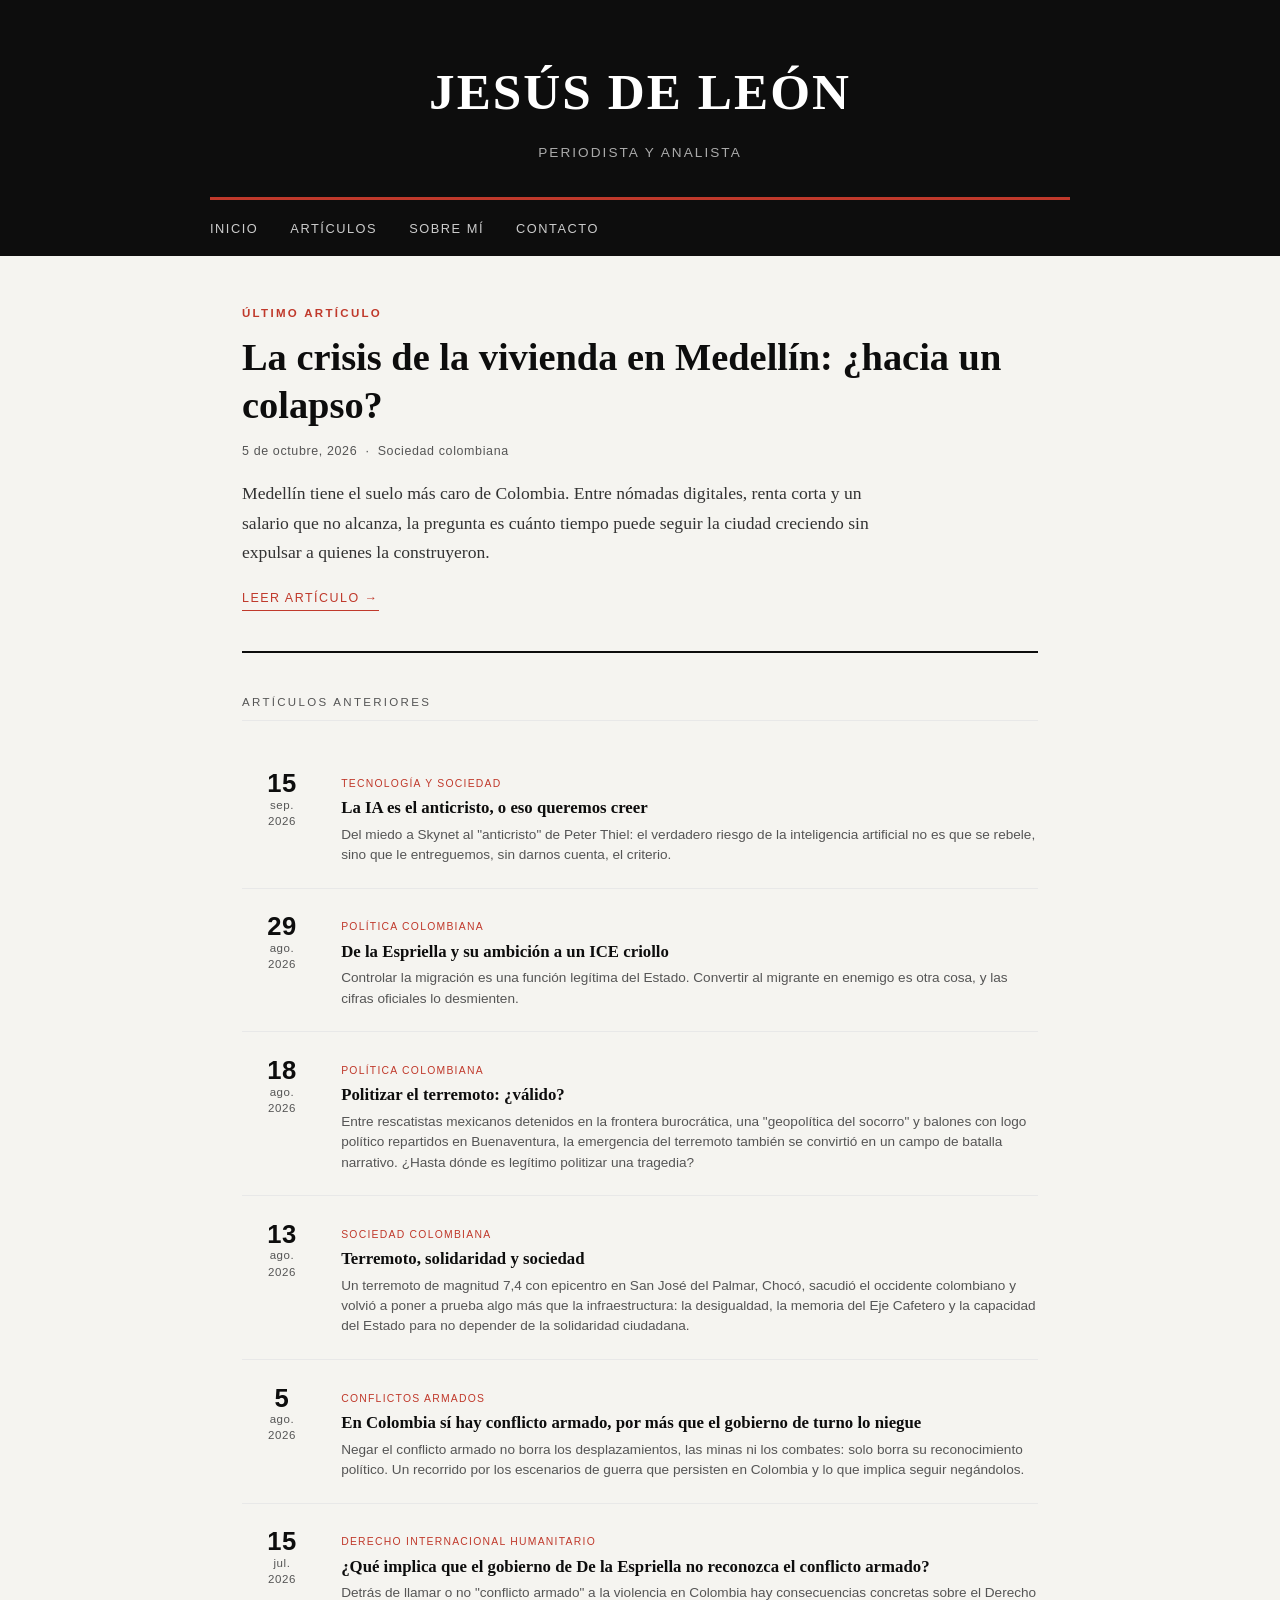
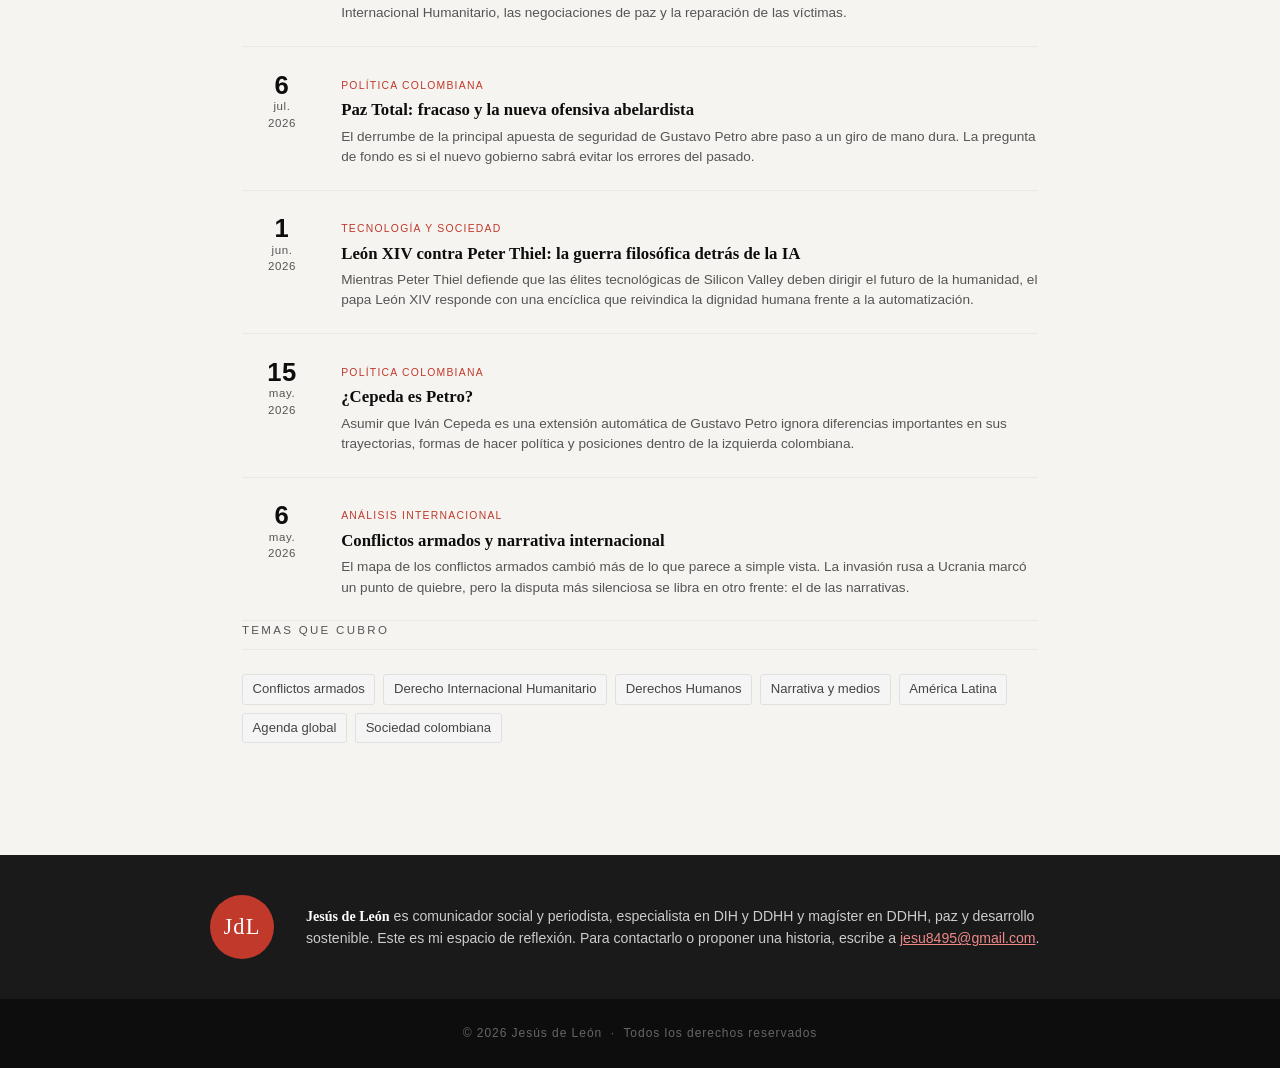
<file: index.html>
<!DOCTYPE html>
<html lang="es">
<head>
  <meta charset="UTF-8" />
  <meta name="viewport" content="width=device-width, initial-scale=1.0" />
  <title>Jesús de León — Periodista</title>
  <link rel="stylesheet" href="style.css" />
</head>
<body>

  <!-- HEADER -->
  <header>
    <div class="header-inner">
      <h1>Jesús de León</h1>
      <span class="tagline">Periodista y Analista</span>
    </div>
  </header>

  <nav>
    <ul>
      <li><a href="index.html">Inicio</a></li>
      <li><a href="#articulos">Artículos</a></li>
      <li><a href="about.html">Sobre mí</a></li>
      <li><a href="contact.html" target="_blank">Contacto</a></li>
    </ul>
  </nav>

  <!-- MAIN -->
  <main id="articulos">

    <!-- Artículo destacado (el más reciente) -->
    <section class="featured">
      <div class="label">Último artículo</div>
      <h2><a href="articles/crisis-vivienda-medellin.html">La crisis de la vivienda en Medellín: ¿hacia un colapso?</a></h2>
      <div class="meta">5 de octubre, 2026 &nbsp;·&nbsp; Sociedad colombiana</div>
      <p>
        Medellín tiene el suelo más caro de Colombia. Entre nómadas digitales, renta corta y un salario que no alcanza, la pregunta es cuánto tiempo puede seguir la ciudad creciendo sin expulsar a quienes la construyeron.
      </p>
      <a href="articles/crisis-vivienda-medellin.html" class="read-more">Leer artículo &rarr;</a>
    </section>

    <!-- Artículos anteriores -->
    <div class="section-title">Artículos anteriores</div>

    <ul class="article-list">
      <li class="article-item">
        <div class="date-block">
          <span class="day">15</span>
          sep.<br>2026
        </div>
        <div>
          <span class="tag">Tecnología y sociedad</span>
          <h3><a href="articles/ia-anticristo.html">La IA es el anticristo, o eso queremos creer</a></h3>
          <p class="snippet">Del miedo a Skynet al "anticristo" de Peter Thiel: el verdadero riesgo de la inteligencia artificial no es que se rebele, sino que le entreguemos, sin darnos cuenta, el criterio.</p>
        </div>
      </li>
      <li class="article-item">
        <div class="date-block">
          <span class="day">29</span>
          ago.<br>2026
        </div>
        <div>
          <span class="tag">Política colombiana</span>
          <h3><a href="articles/de-la-espriella-ice-criollo.html">De la Espriella y su ambición a un ICE criollo</a></h3>
          <p class="snippet">Controlar la migración es una función legítima del Estado. Convertir al migrante en enemigo es otra cosa, y las cifras oficiales lo desmienten.</p>
        </div>
      </li>
      <li class="article-item">
        <div class="date-block">
          <span class="day">18</span>
          ago.<br>2026
        </div>
        <div>
          <span class="tag">Política colombiana</span>
          <h3><a href="articles/politizar-terremoto-valido.html">Politizar el terremoto: ¿válido?</a></h3>
          <p class="snippet">Entre rescatistas mexicanos detenidos en la frontera burocrática, una "geopolítica del socorro" y balones con logo político repartidos en Buenaventura, la emergencia del terremoto también se convirtió en un campo de batalla narrativo. ¿Hasta dónde es legítimo politizar una tragedia?</p>
        </div>
      </li>
      <li class="article-item">
        <div class="date-block">
          <span class="day">13</span>
          ago.<br>2026
        </div>
        <div>
          <span class="tag">Sociedad colombiana</span>
          <h3><a href="articles/terremoto-solidaridad-sociedad.html">Terremoto, solidaridad y sociedad</a></h3>
          <p class="snippet">Un terremoto de magnitud 7,4 con epicentro en San José del Palmar, Chocó, sacudió el occidente colombiano y volvió a poner a prueba algo más que la infraestructura: la desigualdad, la memoria del Eje Cafetero y la capacidad del Estado para no depender de la solidaridad ciudadana.</p>
        </div>
      </li>
      <li class="article-item">
        <div class="date-block">
          <span class="day">5</span>
          ago.<br>2026
        </div>
        <div>
          <span class="tag">Conflictos armados</span>
          <h3><a href="articles/colombia-si-hay-conflicto-armado.html">En Colombia sí hay conflicto armado, por más que el gobierno de turno lo niegue</a></h3>
          <p class="snippet">Negar el conflicto armado no borra los desplazamientos, las minas ni los combates: solo borra su reconocimiento político. Un recorrido por los escenarios de guerra que persisten en Colombia y lo que implica seguir negándolos.</p>
        </div>
      </li>
      <li class="article-item">
        <div class="date-block">
          <span class="day">15</span>
          jul.<br>2026
        </div>
        <div>
          <span class="tag">Derecho Internacional Humanitario</span>
          <h3><a href="articles/de-la-espriella-conflicto-armado.html">¿Qué implica que el gobierno de De la Espriella no reconozca el conflicto armado?</a></h3>
          <p class="snippet">Detrás de llamar o no "conflicto armado" a la violencia en Colombia hay consecuencias concretas sobre el Derecho Internacional Humanitario, las negociaciones de paz y la reparación de las víctimas.</p>
        </div>
      </li>
      <li class="article-item">
        <div class="date-block">
          <span class="day">6</span>
          jul.<br>2026
        </div>
        <div>
          <span class="tag">Política colombiana</span>
          <h3><a href="articles/paz-total-fracaso-ofensiva-abelardista.html">Paz Total: fracaso y la nueva ofensiva abelardista</a></h3>
          <p class="snippet">El derrumbe de la principal apuesta de seguridad de Gustavo Petro abre paso a un giro de mano dura. La pregunta de fondo es si el nuevo gobierno sabrá evitar los errores del pasado.</p>
        </div>
      </li>
      <li class="article-item">
        <div class="date-block">
          <span class="day">1</span>
          jun.<br>2026
        </div>
        <div>
          <span class="tag">Tecnología y sociedad</span>
          <h3><a href="articles/leon-xiv-peter-thiel-ia.html">León XIV contra Peter Thiel: la guerra filosófica detrás de la IA</a></h3>
          <p class="snippet">Mientras Peter Thiel defiende que las élites tecnológicas de Silicon Valley deben dirigir el futuro de la humanidad, el papa León XIV responde con una encíclica que reivindica la dignidad humana frente a la automatización.</p>
        </div>
      </li>
      <li class="article-item">
        <div class="date-block">
          <span class="day">15</span>
          may.<br>2026
        </div>
        <div>
          <span class="tag">Política colombiana</span>
          <h3><a href="articles/cepeda-es-petro.html">¿Cepeda es Petro?</a></h3>
          <p class="snippet">Asumir que Iván Cepeda es una extensión automática de Gustavo Petro ignora diferencias importantes en sus trayectorias, formas de hacer política y posiciones dentro de la izquierda colombiana.</p>
        </div>
      </li>
      <li class="article-item">
        <div class="date-block">
          <span class="day">6</span>
          may.<br>2026
        </div>
        <div>
          <span class="tag">Análisis internacional</span>
          <h3><a href="articles/first-article.html">Conflictos armados y narrativa internacional</a></h3>
          <p class="snippet">El mapa de los conflictos armados cambió más de lo que parece a simple vista. La invasión rusa a Ucrania marcó un punto de quiebre, pero la disputa más silenciosa se libra en otro frente: el de las narrativas.</p>
        </div>
      </li>
    </ul>

    <!-- Temas -->
    <div class="section-title">Temas que cubro</div>

    <div class="cv-tags">
      <span>Conflictos armados</span>
      <span>Derecho Internacional Humanitario</span>
      <span>Derechos Humanos</span>
      <span>Narrativa y medios</span>
      <span>América Latina</span>
      <span>Agenda global</span>
      <span>Sociedad colombiana</span>
    </div>
  </main>

  <!-- SOBRE MÍ -->
  <div class="about-strip" id="sobre-mi">
    <div class="about-strip-inner">
      <div class="initials">JdL</div>
      <p>
        <strong>Jesús de León</strong> es comunicador social y periodista, especialista en DIH y DDHH y magíster en DDHH, paz y desarrollo sostenible. Este es mi espacio de reflexión. Para contactarlo o
        proponer una historia, escribe a
        <a href="mailto:jesu8495@gmail.com" style="color:#e88;">jesu8495@gmail.com</a>.
      </p>
    </div>
  </div>

  <!-- FOOTER -->
  <footer>
    &copy; <span id="year"></span> Jesús de León &nbsp;·&nbsp; Todos los derechos reservados
  </footer>

  <script>
    document.getElementById('year').textContent = new Date().getFullYear();
  </script>

</body>
</html>
</file>
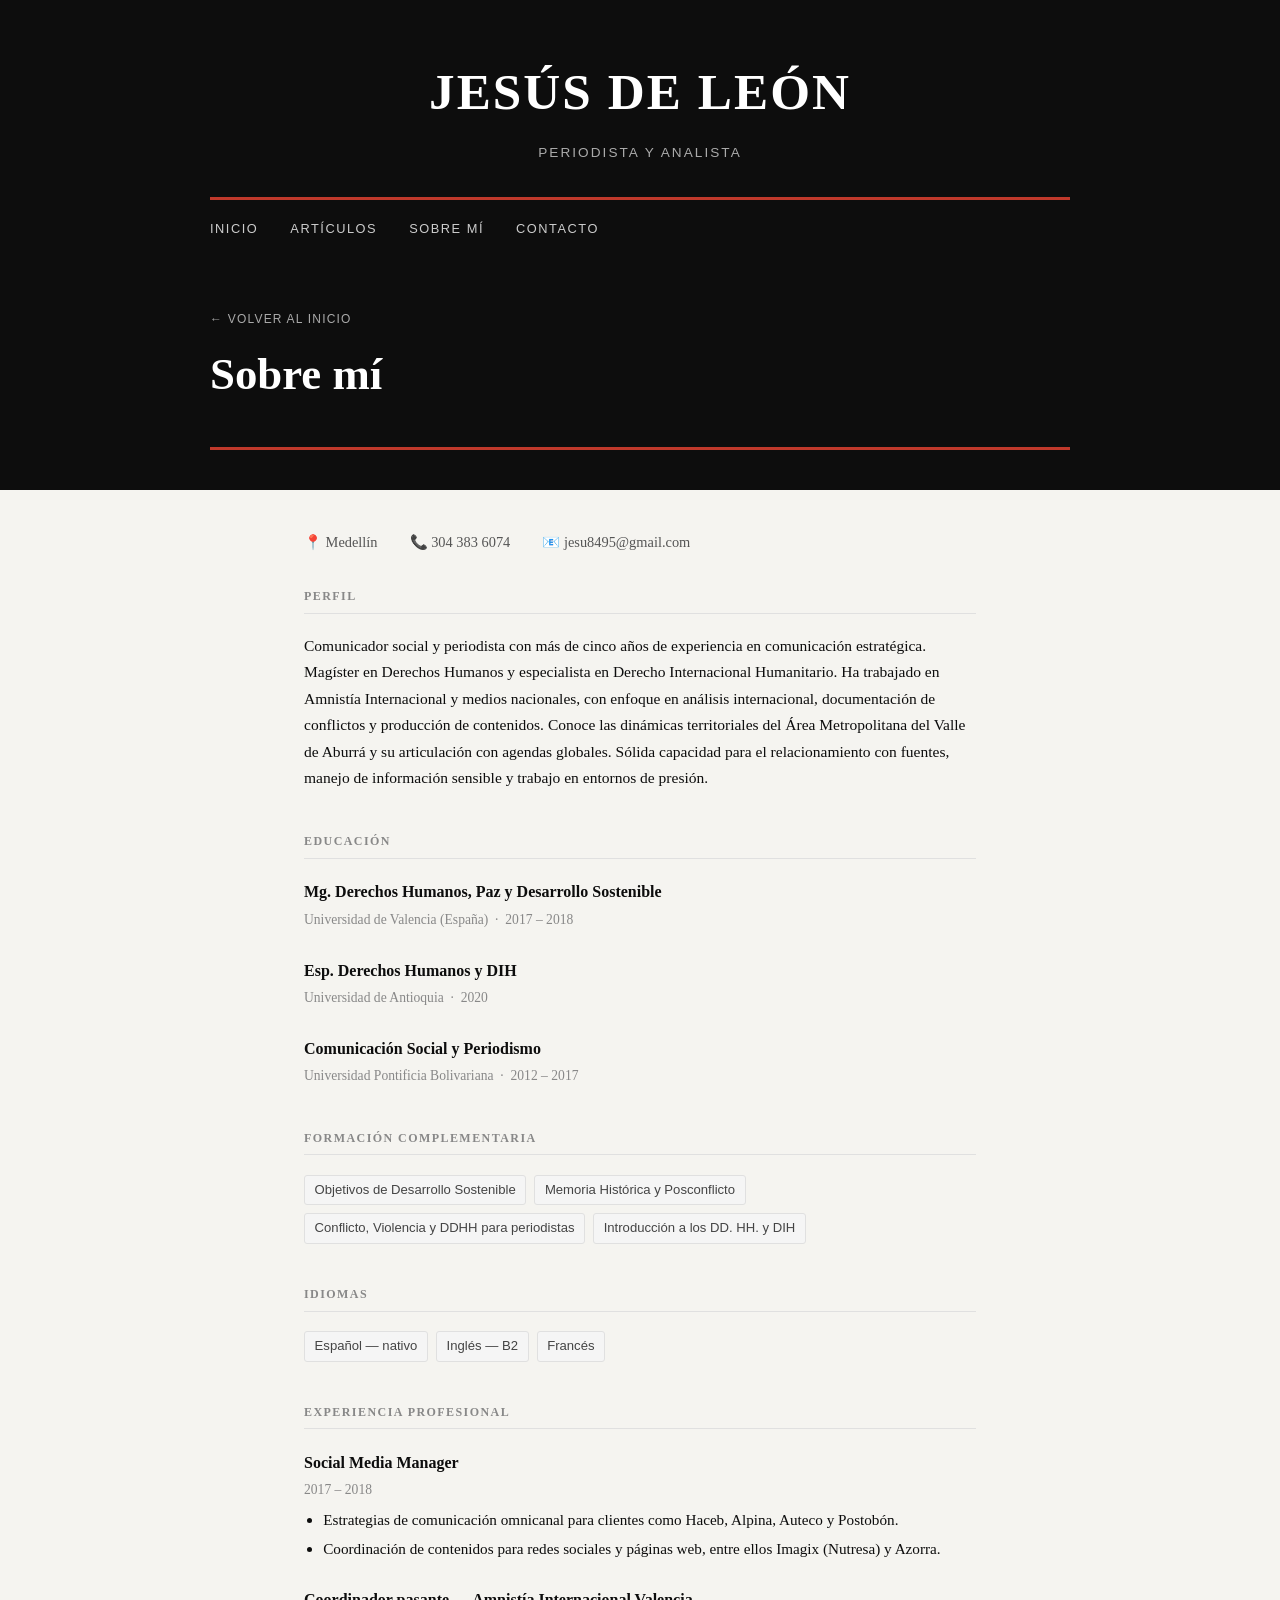
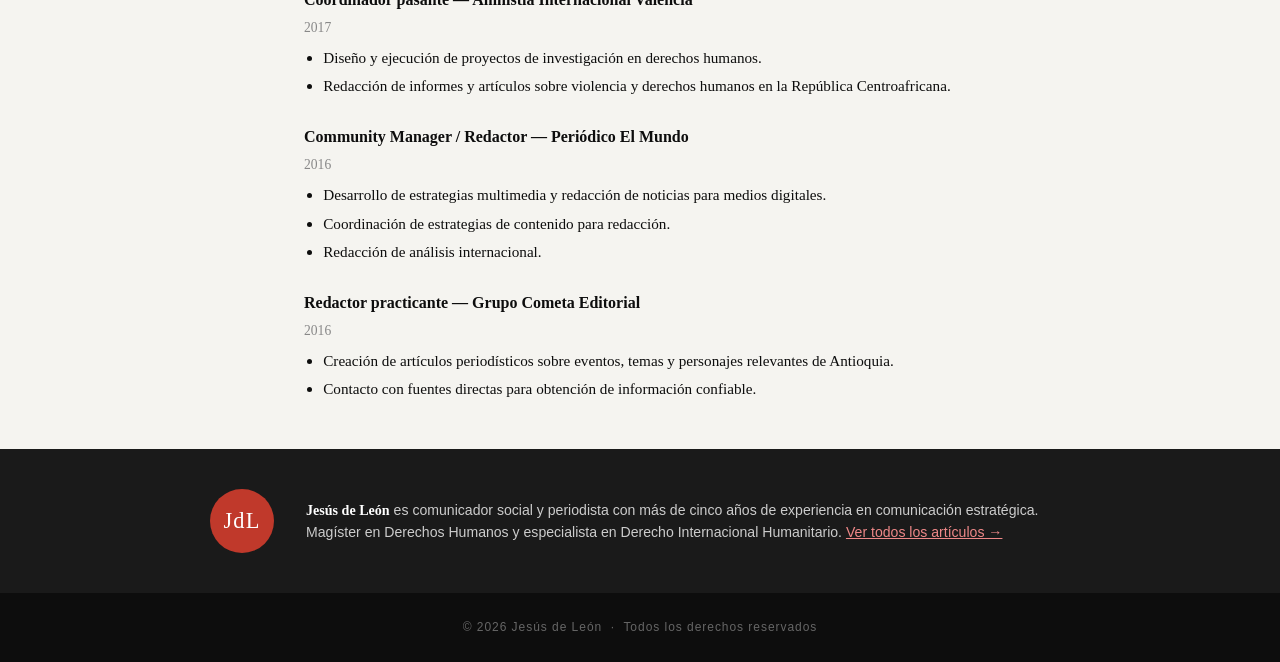
<file: about.html>
<!DOCTYPE html>
<html lang="es">
<head>
  <meta charset="UTF-8" />
  <meta name="viewport" content="width=device-width, initial-scale=1.0" />
  <title>Sobre mí — Jesús de León</title>
  <link rel="stylesheet" href="style.css" />
  <style>
    .cv-section { max-width: 720px; margin: 0 auto 2.5rem; padding: 0 1.5rem; }
    .cv-section h2 { font-size: 0.75rem; text-transform: uppercase; letter-spacing: 0.12em; color: #888; border-bottom: 1px solid #e0e0e0; padding-bottom: 0.4rem; margin-bottom: 1.2rem; }
    .cv-entry { margin-bottom: 1.6rem; }
    .cv-entry h3 { font-size: 1rem; font-weight: 700; margin: 0 0 0.15rem; }
    .cv-entry .cv-meta { font-size: 0.85rem; color: #888; margin-bottom: 0.5rem; }
    .cv-entry ul { margin: 0; padding-left: 1.2rem; }
    .cv-entry ul li { font-size: 0.95rem; margin-bottom: 0.35rem; line-height: 1.5; }
    .cv-contact { display: flex; gap: 2rem; flex-wrap: wrap; font-size: 0.9rem; color: #555; margin-top: 2.5rem; margin-bottom: 2rem; max-width: 720px; margin-left: auto; margin-right: auto; padding: 0 1.5rem; }
    .cv-contact a { color: #555; text-decoration: none; }
    .cv-tags { display: flex; flex-wrap: wrap; gap: 0.5rem; }
    .cv-tags span { background: #f5f5f5; border: 1px solid #e0e0e0; border-radius: 3px; padding: 0.2rem 0.6rem; font-size: 0.82rem; color: #444; }
  </style>
</head>
<body>

  <header>
    <div class="header-inner">
      <h1>Jesús de León</h1>
      <span class="tagline">Periodista y Analista</span>
    </div>
  </header>

  <nav>
    <ul>
      <li><a href="index.html">Inicio</a></li>
      <li><a href="index.html#articulos">Artículos</a></li>
      <li><a href="about.html">Sobre mí</a></li>
      <li><a href="contact.html" target="_blank">Contacto</a></li>
    </ul>
  </nav>

  <div class="article-page-header">
    <div class="article-page-header-inner">
      <a href="index.html" class="back-link">← Volver al inicio</a>
      <h1>Sobre mí</h1>
    </div>
  </div>

  <div class="cv-contact">
    <span>📍 Medellín</span>
    <a href="tel:3043836074">📞 304 383 6074</a>
    <a href="mailto:jesu8495@gmail.com">📧 jesu8495@gmail.com</a>
  </div>

  <div class="cv-section">
    <h2>Perfil</h2>
    <p style="font-size:0.97rem; line-height:1.7;">
      Comunicador social y periodista con más de cinco años de experiencia en comunicación estratégica. Magíster en Derechos Humanos y especialista en Derecho Internacional Humanitario. Ha trabajado en Amnistía Internacional y medios nacionales, con enfoque en análisis internacional, documentación de conflictos y producción de contenidos. Conoce las dinámicas territoriales del Área Metropolitana del Valle de Aburrá y su articulación con agendas globales. Sólida capacidad para el relacionamiento con fuentes, manejo de información sensible y trabajo en entornos de presión.
    </p>
  </div>

  <div class="cv-section">
    <h2>Educación</h2>

    <div class="cv-entry">
      <h3>Mg. Derechos Humanos, Paz y Desarrollo Sostenible</h3>
      <div class="cv-meta">Universidad de Valencia (España) &nbsp;·&nbsp; 2017 – 2018</div>
    </div>

    <div class="cv-entry">
      <h3>Esp. Derechos Humanos y DIH</h3>
      <div class="cv-meta">Universidad de Antioquia &nbsp;·&nbsp; 2020</div>
    </div>

    <div class="cv-entry">
      <h3>Comunicación Social y Periodismo</h3>
      <div class="cv-meta">Universidad Pontificia Bolivariana &nbsp;·&nbsp; 2012 – 2017</div>
    </div>
  </div>

  <div class="cv-section">
    <h2>Formación complementaria</h2>
    <div class="cv-tags">
      <span>Objetivos de Desarrollo Sostenible</span>
      <span>Memoria Histórica y Posconflicto</span>
      <span>Conflicto, Violencia y DDHH para periodistas</span>
      <span>Introducción a los DD. HH. y DIH</span>
    </div>
  </div>

  <div class="cv-section">
    <h2>Idiomas</h2>
    <div class="cv-tags">
      <span>Español — nativo</span>
      <span>Inglés — B2</span>
      <span>Francés</span>
    </div>
  </div>

  <div class="cv-section">
    <h2>Experiencia profesional</h2>

    <div class="cv-entry">
      <h3>Social Media Manager</h3>
      <div class="cv-meta">2017 – 2018</div>
      <ul>
        <li>Estrategias de comunicación omnicanal para clientes como Haceb, Alpina, Auteco y Postobón.</li>
        <li>Coordinación de contenidos para redes sociales y páginas web, entre ellos Imagix (Nutresa) y Azorra.</li>
      </ul>
    </div>

    <div class="cv-entry">
      <h3>Coordinador pasante — Amnistía Internacional Valencia</h3>
      <div class="cv-meta">2017</div>
      <ul>
        <li>Diseño y ejecución de proyectos de investigación en derechos humanos.</li>
        <li>Redacción de informes y artículos sobre violencia y derechos humanos en la República Centroafricana.</li>
      </ul>
    </div>

    <div class="cv-entry">
      <h3>Community Manager / Redactor — Periódico El Mundo</h3>
      <div class="cv-meta">2016</div>
      <ul>
        <li>Desarrollo de estrategias multimedia y redacción de noticias para medios digitales.</li>
        <li>Coordinación de estrategias de contenido para redacción.</li>
        <li>Redacción de análisis internacional.</li>
      </ul>
    </div>

    <div class="cv-entry">
      <h3>Redactor practicante — Grupo Cometa Editorial</h3>
      <div class="cv-meta">2016</div>
      <ul>
        <li>Creación de artículos periodísticos sobre eventos, temas y personajes relevantes de Antioquia.</li>
        <li>Contacto con fuentes directas para obtención de información confiable.</li>
      </ul>
    </div>

  </div>

  <div class="about-strip" id="contacto">
    <div class="about-strip-inner">
      <div class="initials">JdL</div>
      <p>
        <strong>Jesús de León</strong> es comunicador social y periodista con más de cinco años de experiencia en comunicación estratégica. Magíster en Derechos Humanos y especialista en Derecho Internacional Humanitario.
        <a href="index.html" style="color:#e88;">Ver todos los artículos →</a>
      </p>
    </div>
  </div>

  <footer>
    &copy; <span id="year"></span> Jesús de León &nbsp;·&nbsp; Todos los derechos reservados
  </footer>

  <script>
    document.getElementById('year').textContent = new Date().getFullYear();
  </script>

</body>
</html>
</file>
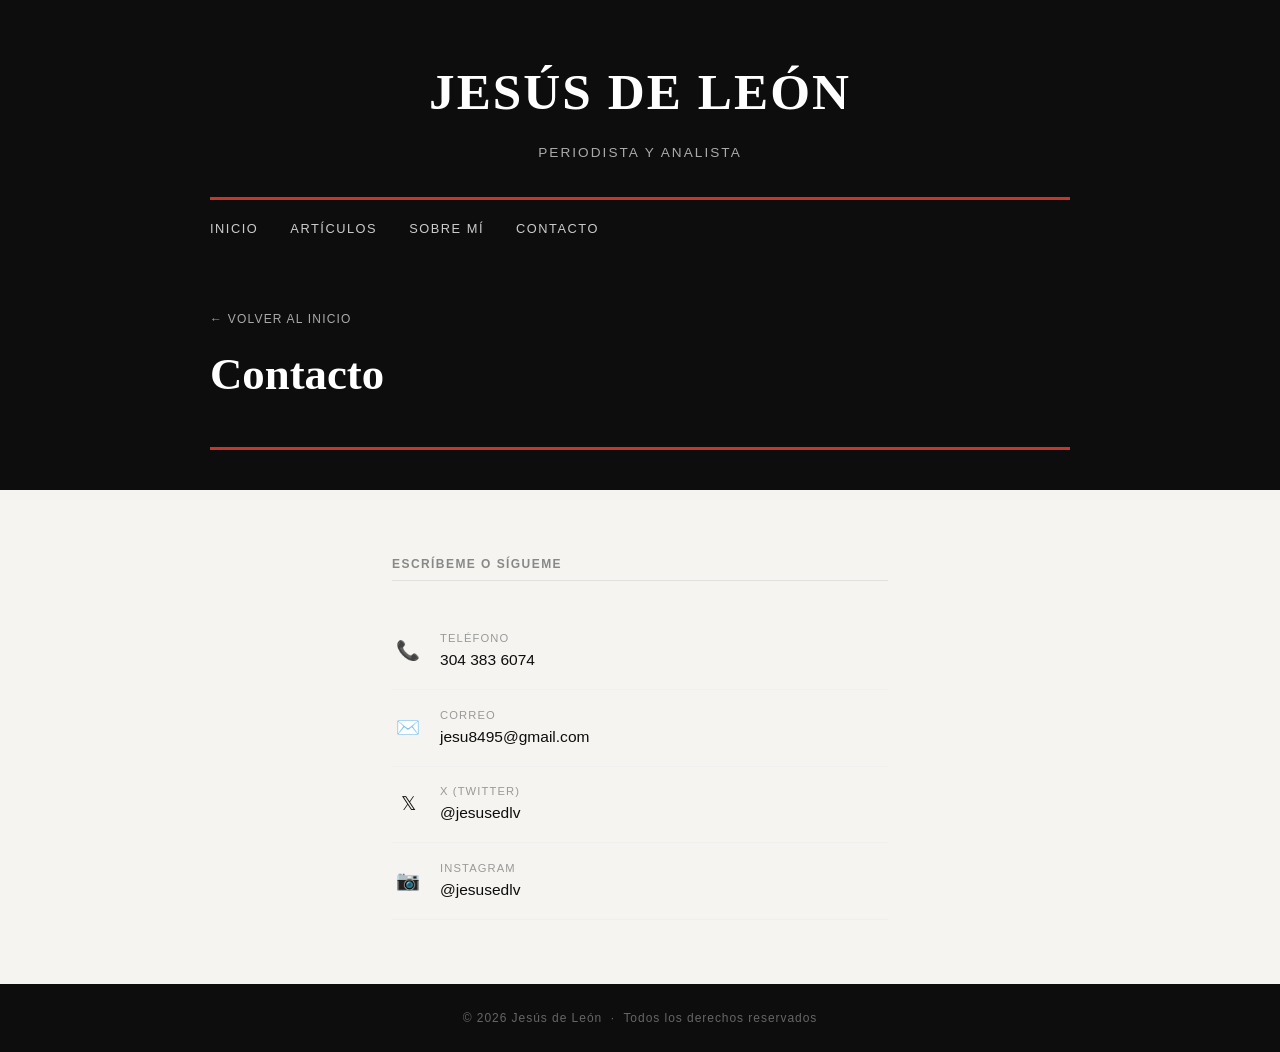
<file: contact.html>
<!DOCTYPE html>
<html lang="es">
<head>
  <meta charset="UTF-8" />
  <meta name="viewport" content="width=device-width, initial-scale=1.0" />
  <title>Contacto — Jesús de León</title>
  <link rel="stylesheet" href="style.css" />
  <style>
    .contact-page {
      max-width: 560px;
      margin: 4rem auto;
      padding: 0 2rem;
    }
    .contact-page h2 {
      font-family: var(--font-sans);
      font-size: 0.75rem;
      text-transform: uppercase;
      letter-spacing: 0.12em;
      color: #888;
      border-bottom: 1px solid #e0e0e0;
      padding-bottom: 0.4rem;
      margin-bottom: 2rem;
    }
    .contact-row {
      display: flex;
      align-items: center;
      gap: 1rem;
      padding: 1.1rem 0;
      border-bottom: 1px solid #f0f0f0;
    }
    .contact-row .contact-icon {
      font-size: 1.2rem;
      width: 2rem;
      text-align: center;
      flex-shrink: 0;
    }
    .contact-row .contact-info { line-height: 1.4; }
    .contact-row .contact-type {
      font-family: var(--font-sans);
      font-size: 0.7rem;
      text-transform: uppercase;
      letter-spacing: 0.1em;
      color: #999;
      display: block;
      margin-bottom: 0.15rem;
    }
    .contact-row a {
      font-family: var(--font-sans);
      font-size: 0.97rem;
      color: var(--black);
      text-decoration: none;
      transition: color 0.2s;
    }
    .contact-row a:hover { color: var(--accent); }
  </style>
</head>
<body>

  <header>
    <div class="header-inner">
      <h1>Jesús de León</h1>
      <span class="tagline">Periodista y Analista</span>
    </div>
  </header>

  <nav>
    <ul>
      <li><a href="index.html">Inicio</a></li>
      <li><a href="index.html#articulos">Artículos</a></li>
      <li><a href="about.html">Sobre mí</a></li>
      <li><a href="contact.html" target="_blank">Contacto</a></li>
    </ul>
  </nav>

  <div class="article-page-header">
    <div class="article-page-header-inner">
      <a href="index.html" class="back-link">← Volver al inicio</a>
      <h1>Contacto</h1>
    </div>
  </div>

  <div class="contact-page">
    <h2>Escríbeme o sígueme</h2>

    <div class="contact-row">
      <div class="contact-icon">📞</div>
      <div class="contact-info">
        <span class="contact-type">Teléfono</span>
        <a href="tel:3043836074">304 383 6074</a>
      </div>
    </div>

    <div class="contact-row">
      <div class="contact-icon">✉️</div>
      <div class="contact-info">
        <span class="contact-type">Correo</span>
        <a href="mailto:jesu8495@gmail.com">jesu8495@gmail.com</a>
      </div>
    </div>

    <div class="contact-row">
      <div class="contact-icon">𝕏</div>
      <div class="contact-info">
        <span class="contact-type">X (Twitter)</span>
        <a href="https://twitter.com/jesusedlv" target="_blank" rel="noopener">@jesusedlv</a>
      </div>
    </div>

    <div class="contact-row">
      <div class="contact-icon">📷</div>
      <div class="contact-info">
        <span class="contact-type">Instagram</span>
        <a href="https://instagram.com/jesusedlv" target="_blank" rel="noopener">@jesusedlv</a>
      </div>
    </div>
  </div>

  <footer>
    &copy; <span id="year"></span> Jesús de León &nbsp;·&nbsp; Todos los derechos reservados
  </footer>

  <script>
    document.getElementById('year').textContent = new Date().getFullYear();
  </script>

</body>
</html>
</file>
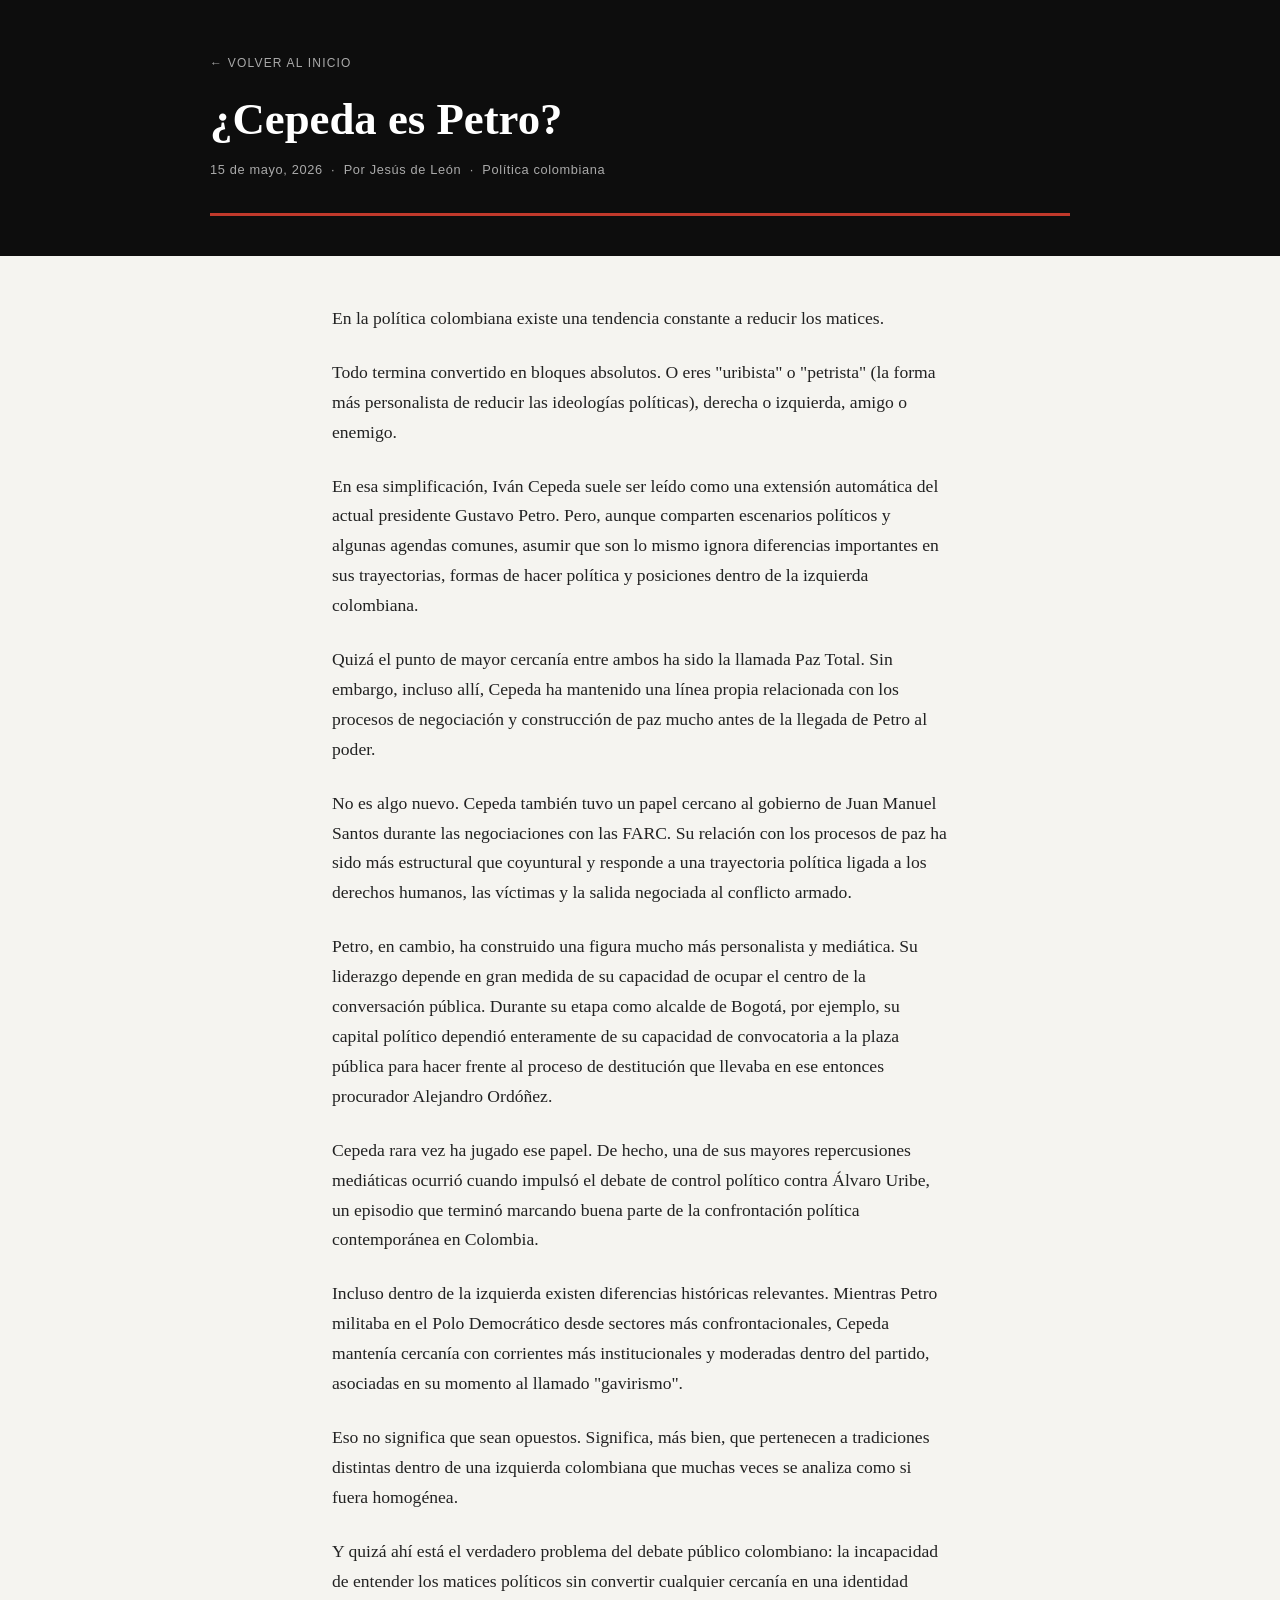
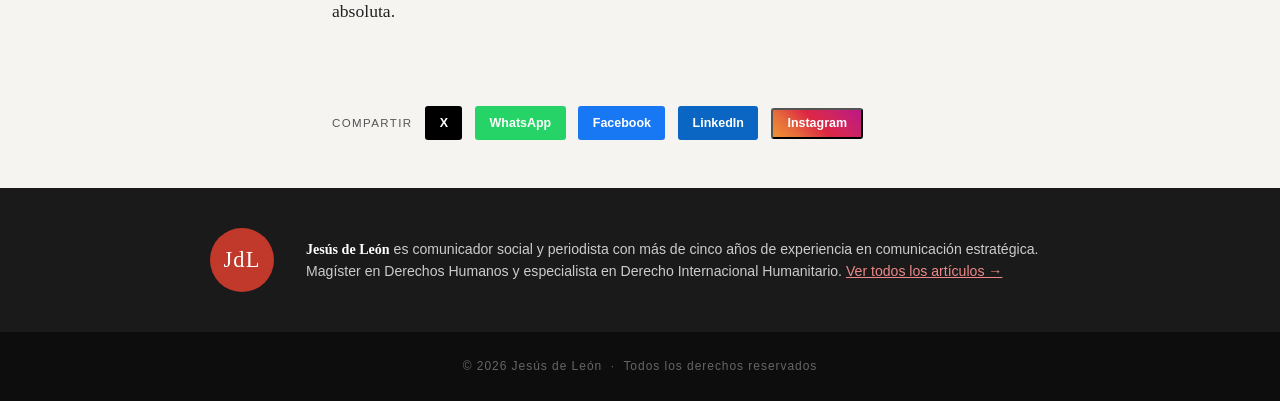
<file: articles/cepeda-es-petro.html>
<!DOCTYPE html>
<html lang="es">
<head>
  <meta charset="UTF-8" />
  <meta name="viewport" content="width=device-width, initial-scale=1.0" />
  <title>¿Cepeda es Petro? — Jesús de León</title>
  <link rel="stylesheet" href="../style.css" />
</head>
<body>

  <!-- HEADER DEL ARTÍCULO -->
  <div class="article-page-header">
    <div class="article-page-header-inner">
      <a href="../index.html" class="back-link">← Volver al inicio</a>
      <h1>¿Cepeda es Petro?</h1>
      <div class="meta">15 de mayo, 2026 &nbsp;·&nbsp; Por Jesús de León &nbsp;·&nbsp; Política colombiana</div>
    </div>
  </div>

  <!-- CUERPO DEL ARTÍCULO -->
  <div class="article-body">

    <p>
      En la política colombiana existe una tendencia constante a reducir los matices.
    </p>

    <p>
      Todo termina convertido en bloques absolutos. O eres "uribista" o "petrista" (la forma más personalista de reducir las ideologías políticas), derecha o izquierda, amigo o enemigo.
    </p>

    <p>
      En esa simplificación, Iván Cepeda suele ser leído como una extensión automática del actual presidente Gustavo Petro. Pero, aunque comparten escenarios políticos y algunas agendas comunes, asumir que son lo mismo ignora diferencias importantes en sus trayectorias, formas de hacer política y posiciones dentro de la izquierda colombiana.
    </p>

    <p>
      Quizá el punto de mayor cercanía entre ambos ha sido la llamada Paz Total. Sin embargo, incluso allí, Cepeda ha mantenido una línea propia relacionada con los procesos de negociación y construcción de paz mucho antes de la llegada de Petro al poder.
    </p>

    <p>
      No es algo nuevo. Cepeda también tuvo un papel cercano al gobierno de Juan Manuel Santos durante las negociaciones con las FARC. Su relación con los procesos de paz ha sido más estructural que coyuntural y responde a una trayectoria política ligada a los derechos humanos, las víctimas y la salida negociada al conflicto armado.
    </p>

    <p>
      Petro, en cambio, ha construido una figura mucho más personalista y mediática. Su liderazgo depende en gran medida de su capacidad de ocupar el centro de la conversación pública. Durante su etapa como alcalde de Bogotá, por ejemplo, su capital político dependió enteramente de su capacidad de convocatoria a la plaza pública para hacer frente al proceso de destitución que llevaba en ese entonces procurador Alejandro Ordóñez.
    </p>

    <p>
      Cepeda rara vez ha jugado ese papel. De hecho, una de sus mayores repercusiones mediáticas ocurrió cuando impulsó el debate de control político contra Álvaro Uribe, un episodio que terminó marcando buena parte de la confrontación política contemporánea en Colombia.
    </p>

    <p>
      Incluso dentro de la izquierda existen diferencias históricas relevantes. Mientras Petro militaba en el Polo Democrático desde sectores más confrontacionales, Cepeda mantenía cercanía con corrientes más institucionales y moderadas dentro del partido, asociadas en su momento al llamado "gavirismo".
    </p>

    <p>
      Eso no significa que sean opuestos. Significa, más bien, que pertenecen a tradiciones distintas dentro de una izquierda colombiana que muchas veces se analiza como si fuera homogénea.
    </p>

    <p>
      Y quizá ahí está el verdadero problema del debate público colombiano: la incapacidad de entender los matices políticos sin convertir cualquier cercanía en una identidad absoluta.
    </p>

  </div>

  <!-- SHARE BUTTONS -->
  <div class="share-bar">
    <span>Compartir</span>
    <a class="share-btn x"        id="share-x"       href="#" target="_blank" rel="noopener">X</a>
    <a class="share-btn whatsapp" id="share-whatsapp" href="#" target="_blank" rel="noopener">WhatsApp</a>
    <a class="share-btn facebook" id="share-facebook" href="#" target="_blank" rel="noopener">Facebook</a>
    <a class="share-btn linkedin"   id="share-linkedin"   href="#" target="_blank" rel="noopener">LinkedIn</a>
    <button class="share-btn instagram" id="share-instagram" onclick="copyLink(this)">Instagram</button>
  </div>

  <script>
    (function() {
      var url   = encodeURIComponent(location.href);
      var title = encodeURIComponent(document.title);
      document.getElementById('share-x').href        = 'https://twitter.com/intent/tweet?url=' + url + '&text=' + title;
      document.getElementById('share-whatsapp').href  = 'https://api.whatsapp.com/send?text=' + title + '%20' + url;
      document.getElementById('share-facebook').href  = 'https://www.facebook.com/sharer/sharer.php?u=' + url;
      document.getElementById('share-linkedin').href  = 'https://www.linkedin.com/sharing/share-offsite/?url=' + url;
    })();

    function copyLink(btn) {
      navigator.clipboard.writeText(location.href).then(function() {
        var original = btn.textContent;
        btn.textContent = '¡Copiado!';
        setTimeout(function() { btn.textContent = original; }, 2000);
      });
    }
  </script>

  <!-- ABOUT STRIP -->
  <div class="about-strip">
    <div class="about-strip-inner">
      <div class="initials">JdL</div>
      <p>
        <strong>Jesús de León</strong> es comunicador social y periodista con más de cinco años de experiencia en comunicación estratégica. Magíster en Derechos Humanos y especialista en Derecho Internacional Humanitario.
        <a href="../index.html" style="color:#e88;">Ver todos los artículos →</a>
      </p>
    </div>
  </div>

  <!-- FOOTER -->
  <footer>
    &copy; <span id="year"></span> Jesús de León &nbsp;·&nbsp; Todos los derechos reservados
  </footer>

  <script>
    document.getElementById('year').textContent = new Date().getFullYear();
  </script>

</body>
</html>
</file>
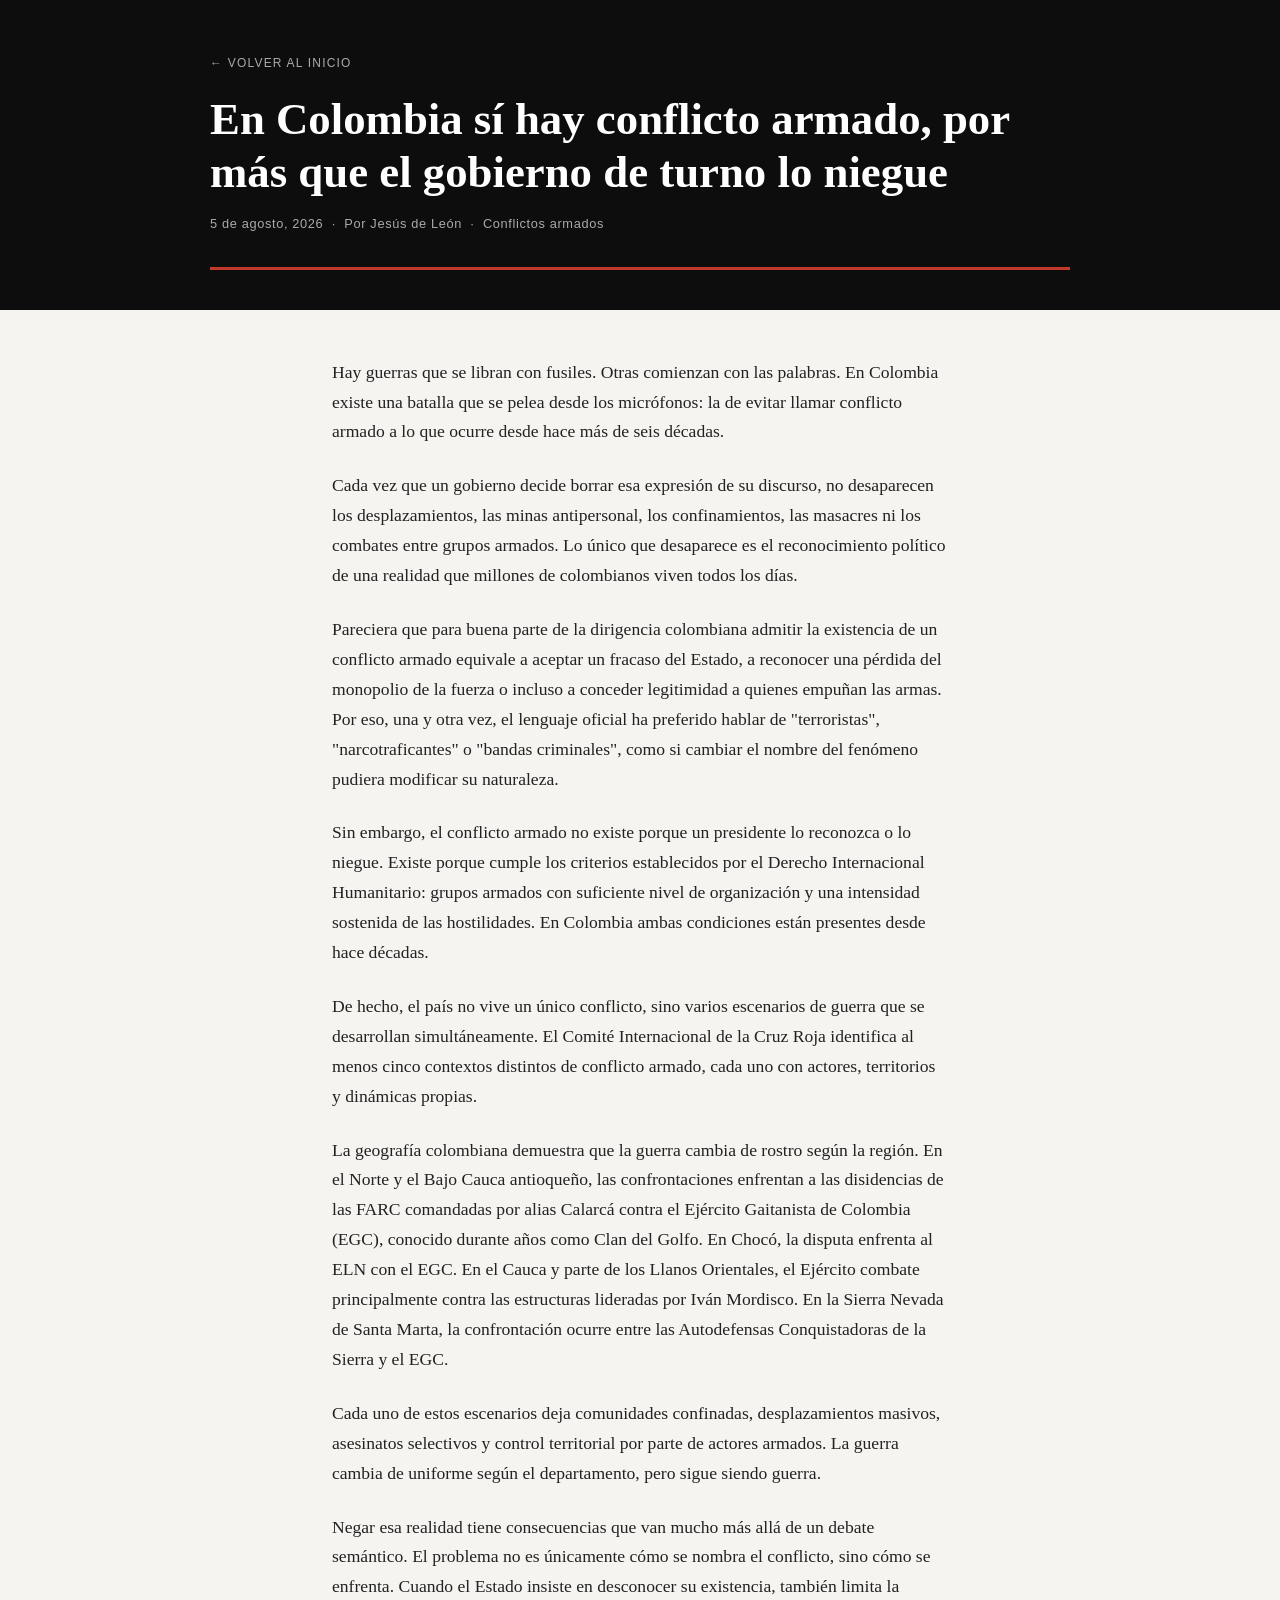
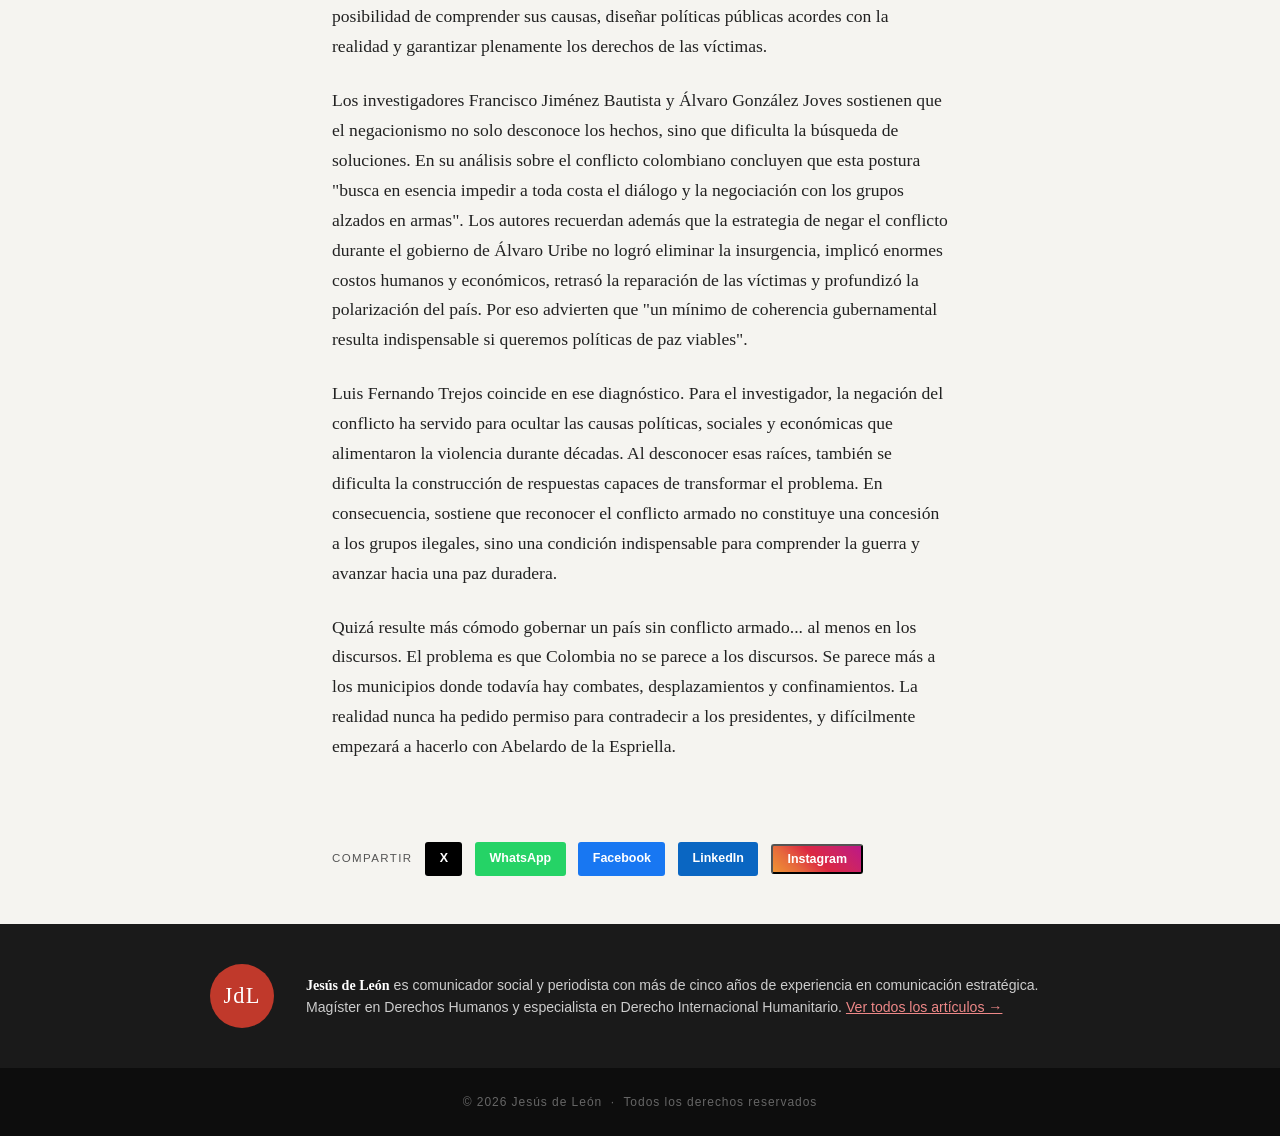
<file: articles/colombia-si-hay-conflicto-armado.html>
<!DOCTYPE html>
<html lang="es">
<head>
  <meta charset="UTF-8" />
  <meta name="viewport" content="width=device-width, initial-scale=1.0" />
  <title>En Colombia sí hay conflicto armado, por más que el gobierno de turno lo niegue — Jesús de León</title>
  <link rel="stylesheet" href="../style.css" />
</head>
<body>

  <!-- HEADER DEL ARTÍCULO -->
  <div class="article-page-header">
    <div class="article-page-header-inner">
      <a href="../index.html" class="back-link">← Volver al inicio</a>
      <h1>En Colombia sí hay conflicto armado, por más que el gobierno de turno lo niegue</h1>
      <div class="meta">5 de agosto, 2026 &nbsp;·&nbsp; Por Jesús de León &nbsp;·&nbsp; Conflictos armados</div>
    </div>
  </div>

  <!-- CUERPO DEL ARTÍCULO -->
  <div class="article-body">

    <p>
      Hay guerras que se libran con fusiles. Otras comienzan con las palabras. En Colombia existe una batalla que se pelea desde los micrófonos: la de evitar llamar conflicto armado a lo que ocurre desde hace más de seis décadas.
    </p>

    <p>
      Cada vez que un gobierno decide borrar esa expresión de su discurso, no desaparecen los desplazamientos, las minas antipersonal, los confinamientos, las masacres ni los combates entre grupos armados. Lo único que desaparece es el reconocimiento político de una realidad que millones de colombianos viven todos los días.
    </p>

    <p>
      Pareciera que para buena parte de la dirigencia colombiana admitir la existencia de un conflicto armado equivale a aceptar un fracaso del Estado, a reconocer una pérdida del monopolio de la fuerza o incluso a conceder legitimidad a quienes empuñan las armas. Por eso, una y otra vez, el lenguaje oficial ha preferido hablar de "terroristas", "narcotraficantes" o "bandas criminales", como si cambiar el nombre del fenómeno pudiera modificar su naturaleza.
    </p>

    <p>
      Sin embargo, el conflicto armado no existe porque un presidente lo reconozca o lo niegue. Existe porque cumple los criterios establecidos por el Derecho Internacional Humanitario: grupos armados con suficiente nivel de organización y una intensidad sostenida de las hostilidades. En Colombia ambas condiciones están presentes desde hace décadas.
    </p>

    <p>
      De hecho, el país no vive un único conflicto, sino varios escenarios de guerra que se desarrollan simultáneamente. El Comité Internacional de la Cruz Roja identifica al menos cinco contextos distintos de conflicto armado, cada uno con actores, territorios y dinámicas propias.
    </p>

    <p>
      La geografía colombiana demuestra que la guerra cambia de rostro según la región. En el Norte y el Bajo Cauca antioqueño, las confrontaciones enfrentan a las disidencias de las FARC comandadas por alias Calarcá contra el Ejército Gaitanista de Colombia (EGC), conocido durante años como Clan del Golfo. En Chocó, la disputa enfrenta al ELN con el EGC. En el Cauca y parte de los Llanos Orientales, el Ejército combate principalmente contra las estructuras lideradas por Iván Mordisco. En la Sierra Nevada de Santa Marta, la confrontación ocurre entre las Autodefensas Conquistadoras de la Sierra y el EGC.
    </p>

    <p>
      Cada uno de estos escenarios deja comunidades confinadas, desplazamientos masivos, asesinatos selectivos y control territorial por parte de actores armados. La guerra cambia de uniforme según el departamento, pero sigue siendo guerra.
    </p>

    <p>
      Negar esa realidad tiene consecuencias que van mucho más allá de un debate semántico. El problema no es únicamente cómo se nombra el conflicto, sino cómo se enfrenta. Cuando el Estado insiste en desconocer su existencia, también limita la posibilidad de comprender sus causas, diseñar políticas públicas acordes con la realidad y garantizar plenamente los derechos de las víctimas.
    </p>

    <p>
      Los investigadores Francisco Jiménez Bautista y Álvaro González Joves sostienen que el negacionismo no solo desconoce los hechos, sino que dificulta la búsqueda de soluciones. En su análisis sobre el conflicto colombiano concluyen que esta postura "busca en esencia impedir a toda costa el diálogo y la negociación con los grupos alzados en armas". Los autores recuerdan además que la estrategia de negar el conflicto durante el gobierno de Álvaro Uribe no logró eliminar la insurgencia, implicó enormes costos humanos y económicos, retrasó la reparación de las víctimas y profundizó la polarización del país. Por eso advierten que "un mínimo de coherencia gubernamental resulta indispensable si queremos políticas de paz viables".
    </p>

    <p>
      Luis Fernando Trejos coincide en ese diagnóstico. Para el investigador, la negación del conflicto ha servido para ocultar las causas políticas, sociales y económicas que alimentaron la violencia durante décadas. Al desconocer esas raíces, también se dificulta la construcción de respuestas capaces de transformar el problema. En consecuencia, sostiene que reconocer el conflicto armado no constituye una concesión a los grupos ilegales, sino una condición indispensable para comprender la guerra y avanzar hacia una paz duradera.
    </p>

    <p>
      Quizá resulte más cómodo gobernar un país sin conflicto armado... al menos en los discursos. El problema es que Colombia no se parece a los discursos. Se parece más a los municipios donde todavía hay combates, desplazamientos y confinamientos. La realidad nunca ha pedido permiso para contradecir a los presidentes, y difícilmente empezará a hacerlo con Abelardo de la Espriella.
    </p>

  </div>

  <!-- SHARE BUTTONS -->
  <div class="share-bar">
    <span>Compartir</span>
    <a class="share-btn x"        id="share-x"       href="#" target="_blank" rel="noopener">X</a>
    <a class="share-btn whatsapp" id="share-whatsapp" href="#" target="_blank" rel="noopener">WhatsApp</a>
    <a class="share-btn facebook" id="share-facebook" href="#" target="_blank" rel="noopener">Facebook</a>
    <a class="share-btn linkedin" id="share-linkedin" href="#" target="_blank" rel="noopener">LinkedIn</a>
    <button class="share-btn instagram" id="share-instagram" onclick="copyLink(this)">Instagram</button>
  </div>

  <script>
    (function() {
      var url   = encodeURIComponent(location.href);
      var title = encodeURIComponent(document.title);
      document.getElementById('share-x').href        = 'https://twitter.com/intent/tweet?url=' + url + '&text=' + title;
      document.getElementById('share-whatsapp').href  = 'https://api.whatsapp.com/send?text=' + title + '%20' + url;
      document.getElementById('share-facebook').href  = 'https://www.facebook.com/sharer/sharer.php?u=' + url;
      document.getElementById('share-linkedin').href  = 'https://www.linkedin.com/sharing/share-offsite/?url=' + url;
    })();

    function copyLink(btn) {
      navigator.clipboard.writeText(location.href).then(function() {
        var original = btn.textContent;
        btn.textContent = '¡Copiado!';
        setTimeout(function() { btn.textContent = original; }, 2000);
      });
    }
  </script>

  <!-- ABOUT STRIP -->
  <div class="about-strip">
    <div class="about-strip-inner">
      <div class="initials">JdL</div>
      <p>
        <strong>Jesús de León</strong> es comunicador social y periodista con más de cinco años de experiencia en comunicación estratégica. Magíster en Derechos Humanos y especialista en Derecho Internacional Humanitario.
        <a href="../index.html" style="color:#e88;">Ver todos los artículos →</a>
      </p>
    </div>
  </div>

  <!-- FOOTER -->
  <footer>
    &copy; <span id="year"></span> Jesús de León &nbsp;·&nbsp; Todos los derechos reservados
  </footer>

  <script>
    document.getElementById('year').textContent = new Date().getFullYear();
  </script>

</body>
</html>
</file>
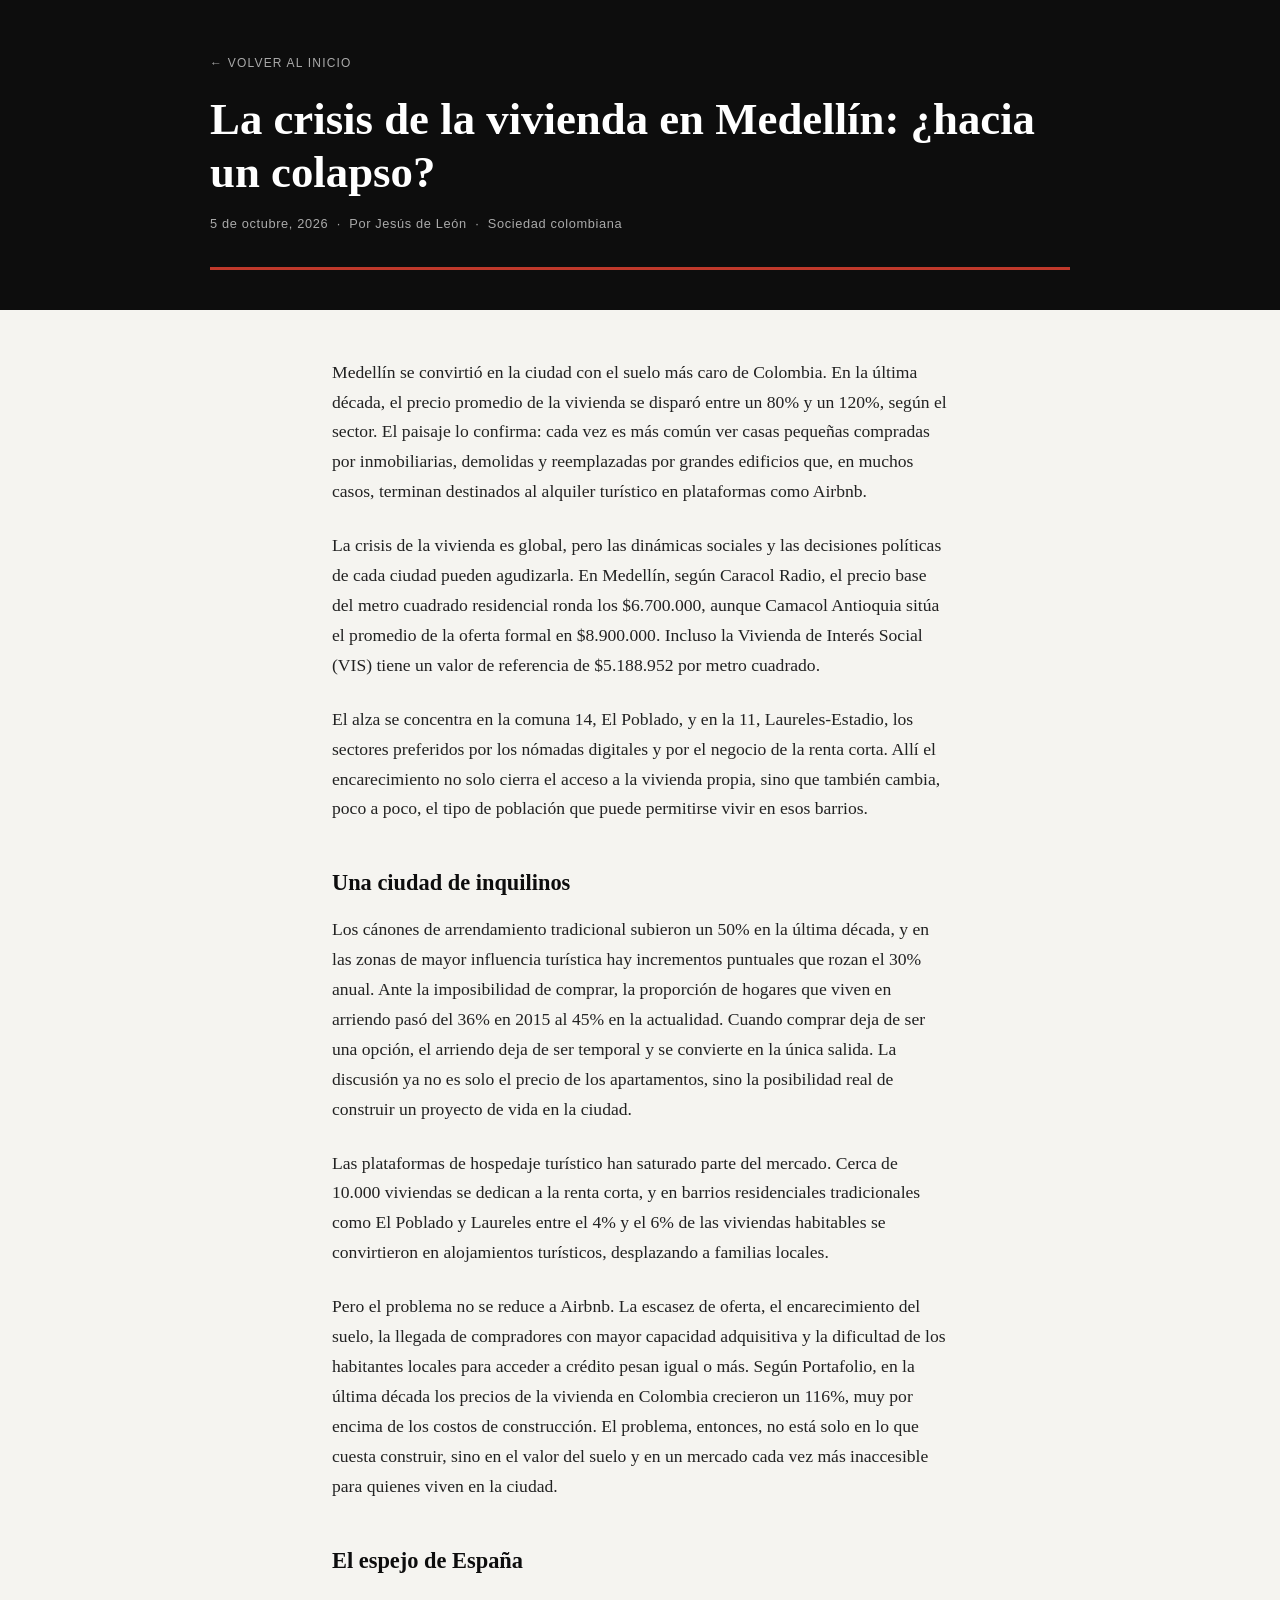
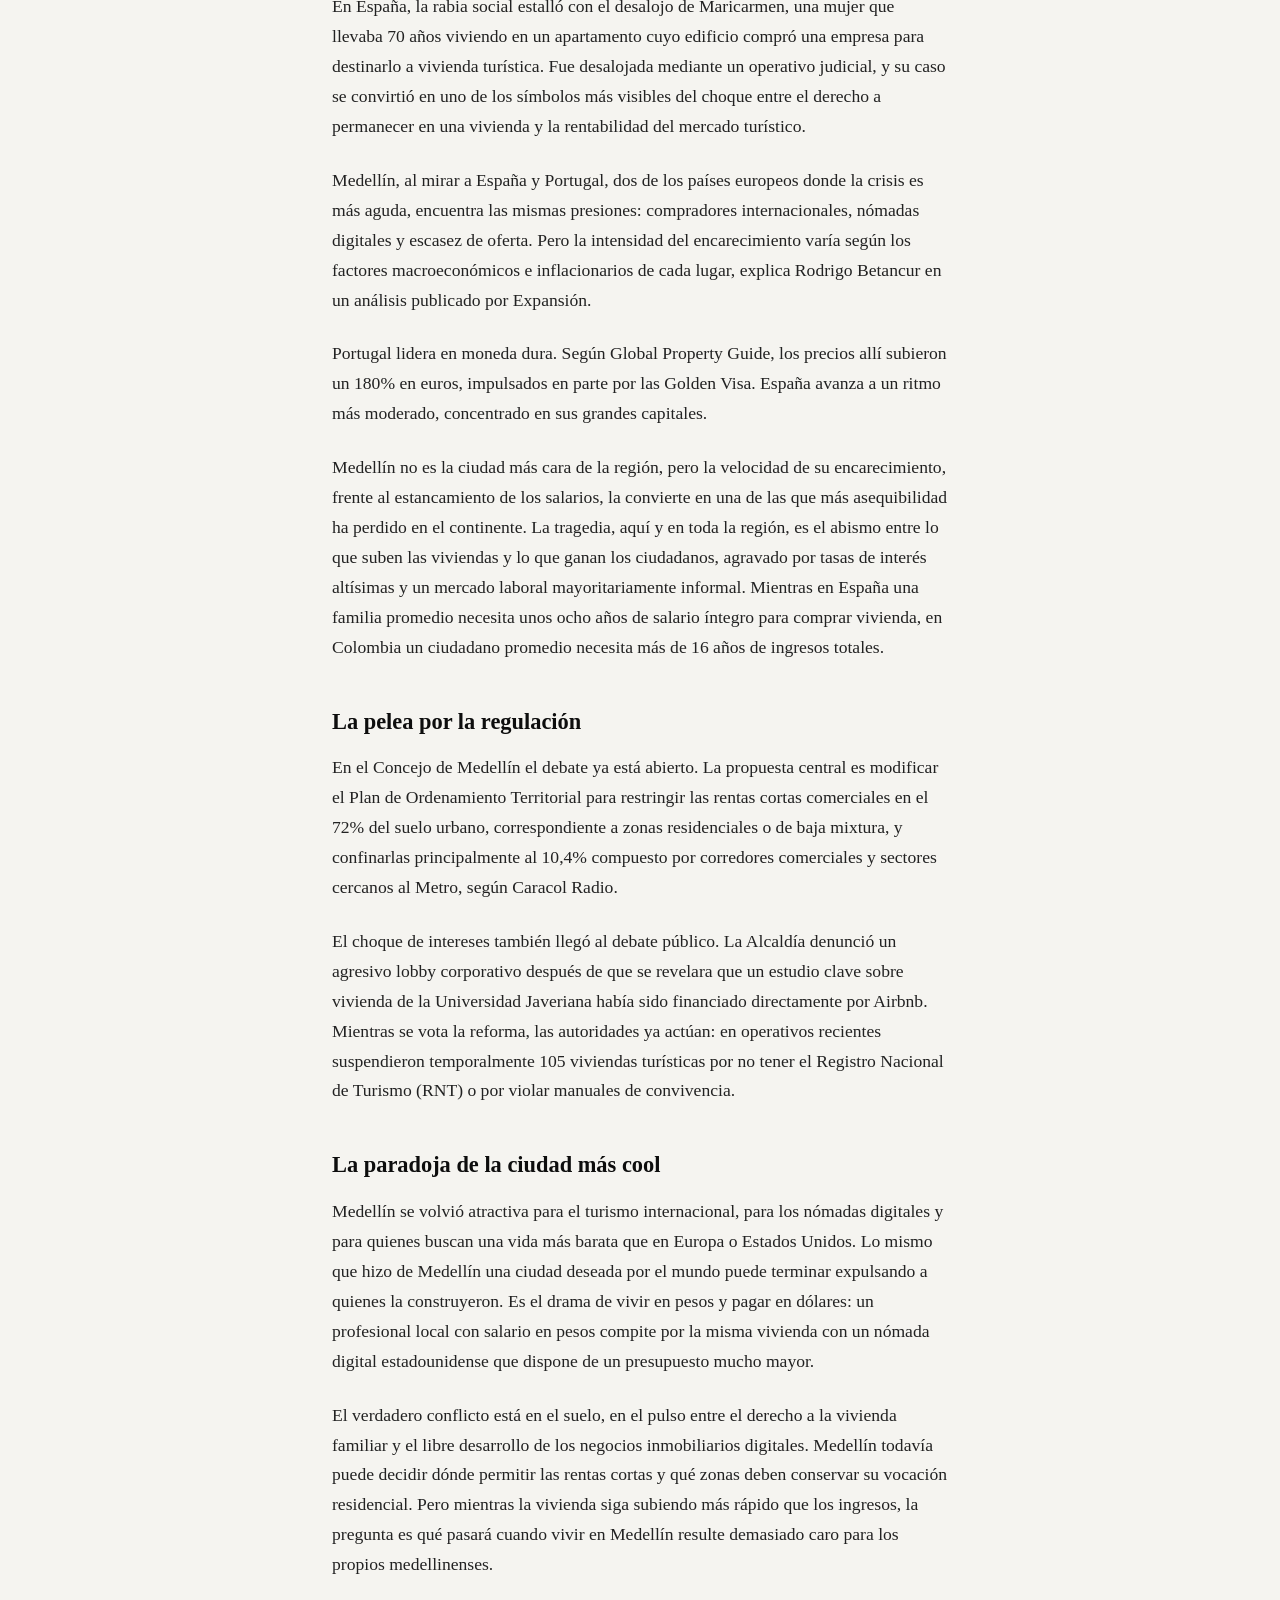
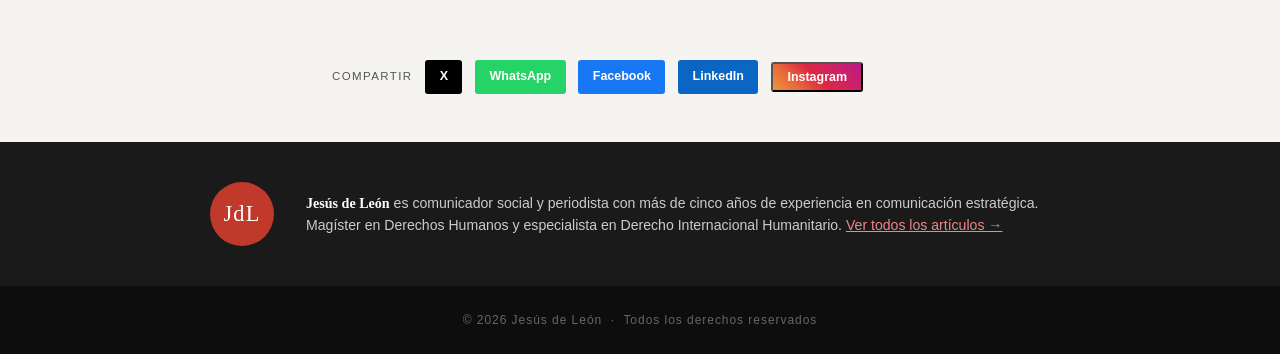
<file: articles/crisis-vivienda-medellin.html>
<!DOCTYPE html>
<html lang="es">
<head>
  <meta charset="UTF-8" />
  <meta name="viewport" content="width=device-width, initial-scale=1.0" />
  <title>La crisis de la vivienda en Medellín: ¿hacia un colapso? — Jesús de León</title>
  <link rel="stylesheet" href="../style.css" />
</head>
<body>

  <!-- HEADER DEL ARTÍCULO -->
  <div class="article-page-header">
    <div class="article-page-header-inner">
      <a href="../index.html" class="back-link">← Volver al inicio</a>
      <h1>La crisis de la vivienda en Medellín: ¿hacia un colapso?</h1>
      <div class="meta">5 de octubre, 2026 &nbsp;·&nbsp; Por Jesús de León &nbsp;·&nbsp; Sociedad colombiana</div>
    </div>
  </div>

  <!-- CUERPO DEL ARTÍCULO -->
  <div class="article-body">

    <p>
      Medellín se convirtió en la ciudad con el suelo más caro de Colombia. En la última década, el precio promedio de la vivienda se disparó entre un 80% y un 120%, según el sector. El paisaje lo confirma: cada vez es más común ver casas pequeñas compradas por inmobiliarias, demolidas y reemplazadas por grandes edificios que, en muchos casos, terminan destinados al alquiler turístico en plataformas como Airbnb.
    </p>

    <p>
      La crisis de la vivienda es global, pero las dinámicas sociales y las decisiones políticas de cada ciudad pueden agudizarla. En Medellín, según Caracol Radio, el precio base del metro cuadrado residencial ronda los $6.700.000, aunque Camacol Antioquia sitúa el promedio de la oferta formal en $8.900.000. Incluso la Vivienda de Interés Social (VIS) tiene un valor de referencia de $5.188.952 por metro cuadrado.
    </p>

    <p>
      El alza se concentra en la comuna 14, El Poblado, y en la 11, Laureles-Estadio, los sectores preferidos por los nómadas digitales y por el negocio de la renta corta. Allí el encarecimiento no solo cierra el acceso a la vivienda propia, sino que también cambia, poco a poco, el tipo de población que puede permitirse vivir en esos barrios.
    </p>

    <h2>Una ciudad de inquilinos</h2>

    <p>
      Los cánones de arrendamiento tradicional subieron un 50% en la última década, y en las zonas de mayor influencia turística hay incrementos puntuales que rozan el 30% anual. Ante la imposibilidad de comprar, la proporción de hogares que viven en arriendo pasó del 36% en 2015 al 45% en la actualidad. Cuando comprar deja de ser una opción, el arriendo deja de ser temporal y se convierte en la única salida. La discusión ya no es solo el precio de los apartamentos, sino la posibilidad real de construir un proyecto de vida en la ciudad.
    </p>

    <p>
      Las plataformas de hospedaje turístico han saturado parte del mercado. Cerca de 10.000 viviendas se dedican a la renta corta, y en barrios residenciales tradicionales como El Poblado y Laureles entre el 4% y el 6% de las viviendas habitables se convirtieron en alojamientos turísticos, desplazando a familias locales.
    </p>

    <p>
      Pero el problema no se reduce a Airbnb. La escasez de oferta, el encarecimiento del suelo, la llegada de compradores con mayor capacidad adquisitiva y la dificultad de los habitantes locales para acceder a crédito pesan igual o más. Según Portafolio, en la última década los precios de la vivienda en Colombia crecieron un 116%, muy por encima de los costos de construcción. El problema, entonces, no está solo en lo que cuesta construir, sino en el valor del suelo y en un mercado cada vez más inaccesible para quienes viven en la ciudad.
    </p>

    <h2>El espejo de España</h2>

    <p>
      En España, la rabia social estalló con el desalojo de Maricarmen, una mujer que llevaba 70 años viviendo en un apartamento cuyo edificio compró una empresa para destinarlo a vivienda turística. Fue desalojada mediante un operativo judicial, y su caso se convirtió en uno de los símbolos más visibles del choque entre el derecho a permanecer en una vivienda y la rentabilidad del mercado turístico.
    </p>

    <p>
      Medellín, al mirar a España y Portugal, dos de los países europeos donde la crisis es más aguda, encuentra las mismas presiones: compradores internacionales, nómadas digitales y escasez de oferta. Pero la intensidad del encarecimiento varía según los factores macroeconómicos e inflacionarios de cada lugar, explica Rodrigo Betancur en un análisis publicado por Expansión.
    </p>

    <p>
      Portugal lidera en moneda dura. Según Global Property Guide, los precios allí subieron un 180% en euros, impulsados en parte por las Golden Visa. España avanza a un ritmo más moderado, concentrado en sus grandes capitales.
    </p>

    <p>
      Medellín no es la ciudad más cara de la región, pero la velocidad de su encarecimiento, frente al estancamiento de los salarios, la convierte en una de las que más asequibilidad ha perdido en el continente. La tragedia, aquí y en toda la región, es el abismo entre lo que suben las viviendas y lo que ganan los ciudadanos, agravado por tasas de interés altísimas y un mercado laboral mayoritariamente informal. Mientras en España una familia promedio necesita unos ocho años de salario íntegro para comprar vivienda, en Colombia un ciudadano promedio necesita más de 16 años de ingresos totales.
    </p>

    <h2>La pelea por la regulación</h2>

    <p>
      En el Concejo de Medellín el debate ya está abierto. La propuesta central es modificar el Plan de Ordenamiento Territorial para restringir las rentas cortas comerciales en el 72% del suelo urbano, correspondiente a zonas residenciales o de baja mixtura, y confinarlas principalmente al 10,4% compuesto por corredores comerciales y sectores cercanos al Metro, según Caracol Radio.
    </p>

    <p>
      El choque de intereses también llegó al debate público. La Alcaldía denunció un agresivo lobby corporativo después de que se revelara que un estudio clave sobre vivienda de la Universidad Javeriana había sido financiado directamente por Airbnb. Mientras se vota la reforma, las autoridades ya actúan: en operativos recientes suspendieron temporalmente 105 viviendas turísticas por no tener el Registro Nacional de Turismo (RNT) o por violar manuales de convivencia.
    </p>

    <h2>La paradoja de la ciudad más cool</h2>

    <p>
      Medellín se volvió atractiva para el turismo internacional, para los nómadas digitales y para quienes buscan una vida más barata que en Europa o Estados Unidos. Lo mismo que hizo de Medellín una ciudad deseada por el mundo puede terminar expulsando a quienes la construyeron. Es el drama de vivir en pesos y pagar en dólares: un profesional local con salario en pesos compite por la misma vivienda con un nómada digital estadounidense que dispone de un presupuesto mucho mayor.
    </p>

    <p>
      El verdadero conflicto está en el suelo, en el pulso entre el derecho a la vivienda familiar y el libre desarrollo de los negocios inmobiliarios digitales. Medellín todavía puede decidir dónde permitir las rentas cortas y qué zonas deben conservar su vocación residencial. Pero mientras la vivienda siga subiendo más rápido que los ingresos, la pregunta es qué pasará cuando vivir en Medellín resulte demasiado caro para los propios medellinenses.
    </p>

  </div>

  <!-- SHARE BUTTONS -->
  <div class="share-bar">
    <span>Compartir</span>
    <a class="share-btn x"        id="share-x"       href="#" target="_blank" rel="noopener">X</a>
    <a class="share-btn whatsapp" id="share-whatsapp" href="#" target="_blank" rel="noopener">WhatsApp</a>
    <a class="share-btn facebook" id="share-facebook" href="#" target="_blank" rel="noopener">Facebook</a>
    <a class="share-btn linkedin" id="share-linkedin" href="#" target="_blank" rel="noopener">LinkedIn</a>
    <button class="share-btn instagram" id="share-instagram" onclick="copyLink(this)">Instagram</button>
  </div>

  <script>
    (function() {
      var url   = encodeURIComponent(location.href);
      var title = encodeURIComponent(document.title);
      document.getElementById('share-x').href        = 'https://twitter.com/intent/tweet?url=' + url + '&text=' + title;
      document.getElementById('share-whatsapp').href  = 'https://api.whatsapp.com/send?text=' + title + '%20' + url;
      document.getElementById('share-facebook').href  = 'https://www.facebook.com/sharer/sharer.php?u=' + url;
      document.getElementById('share-linkedin').href  = 'https://www.linkedin.com/sharing/share-offsite/?url=' + url;
    })();

    function copyLink(btn) {
      navigator.clipboard.writeText(location.href).then(function() {
        var original = btn.textContent;
        btn.textContent = '¡Copiado!';
        setTimeout(function() { btn.textContent = original; }, 2000);
      });
    }
  </script>

  <!-- ABOUT STRIP -->
  <div class="about-strip">
    <div class="about-strip-inner">
      <div class="initials">JdL</div>
      <p>
        <strong>Jesús de León</strong> es comunicador social y periodista con más de cinco años de experiencia en comunicación estratégica. Magíster en Derechos Humanos y especialista en Derecho Internacional Humanitario.
        <a href="../index.html" style="color:#e88;">Ver todos los artículos →</a>
      </p>
    </div>
  </div>

  <!-- FOOTER -->
  <footer>
    &copy; <span id="year"></span> Jesús de León &nbsp;·&nbsp; Todos los derechos reservados
  </footer>

  <script>
    document.getElementById('year').textContent = new Date().getFullYear();
  </script>

</body>
</html>
</file>
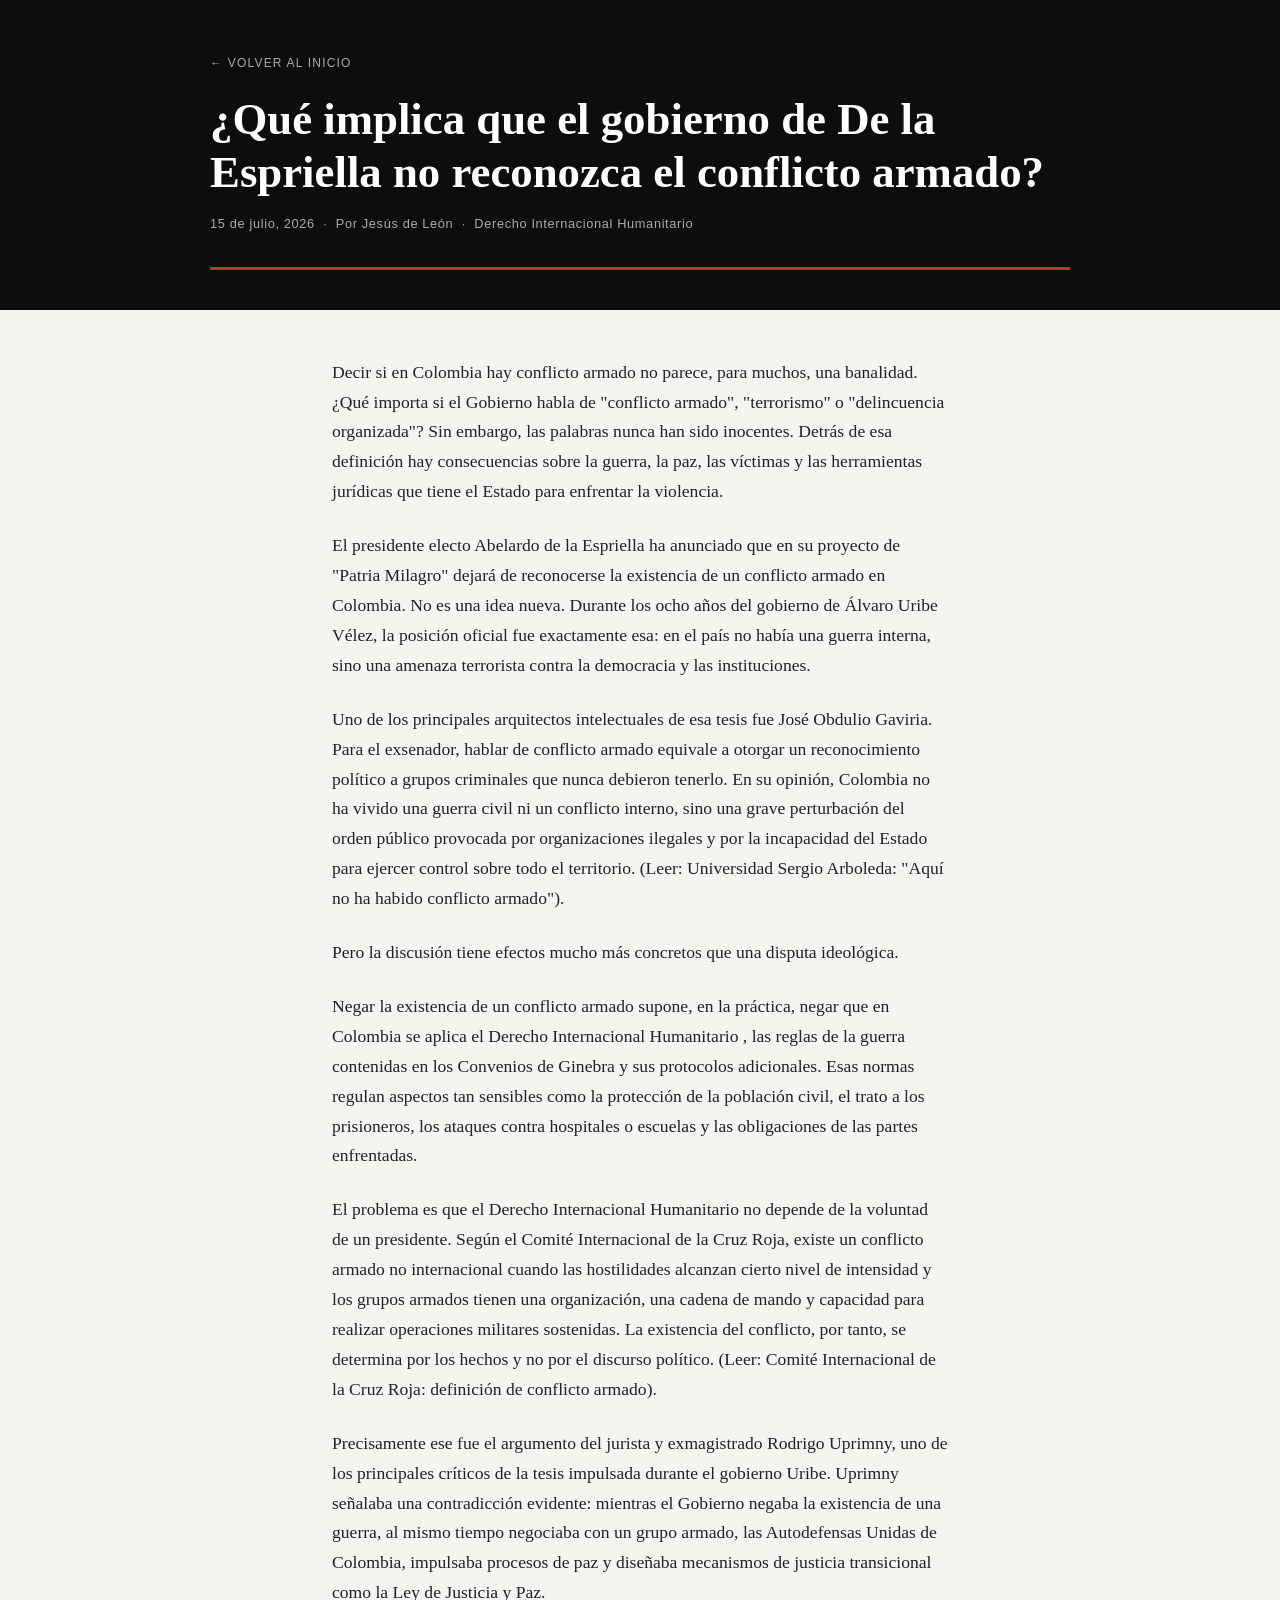
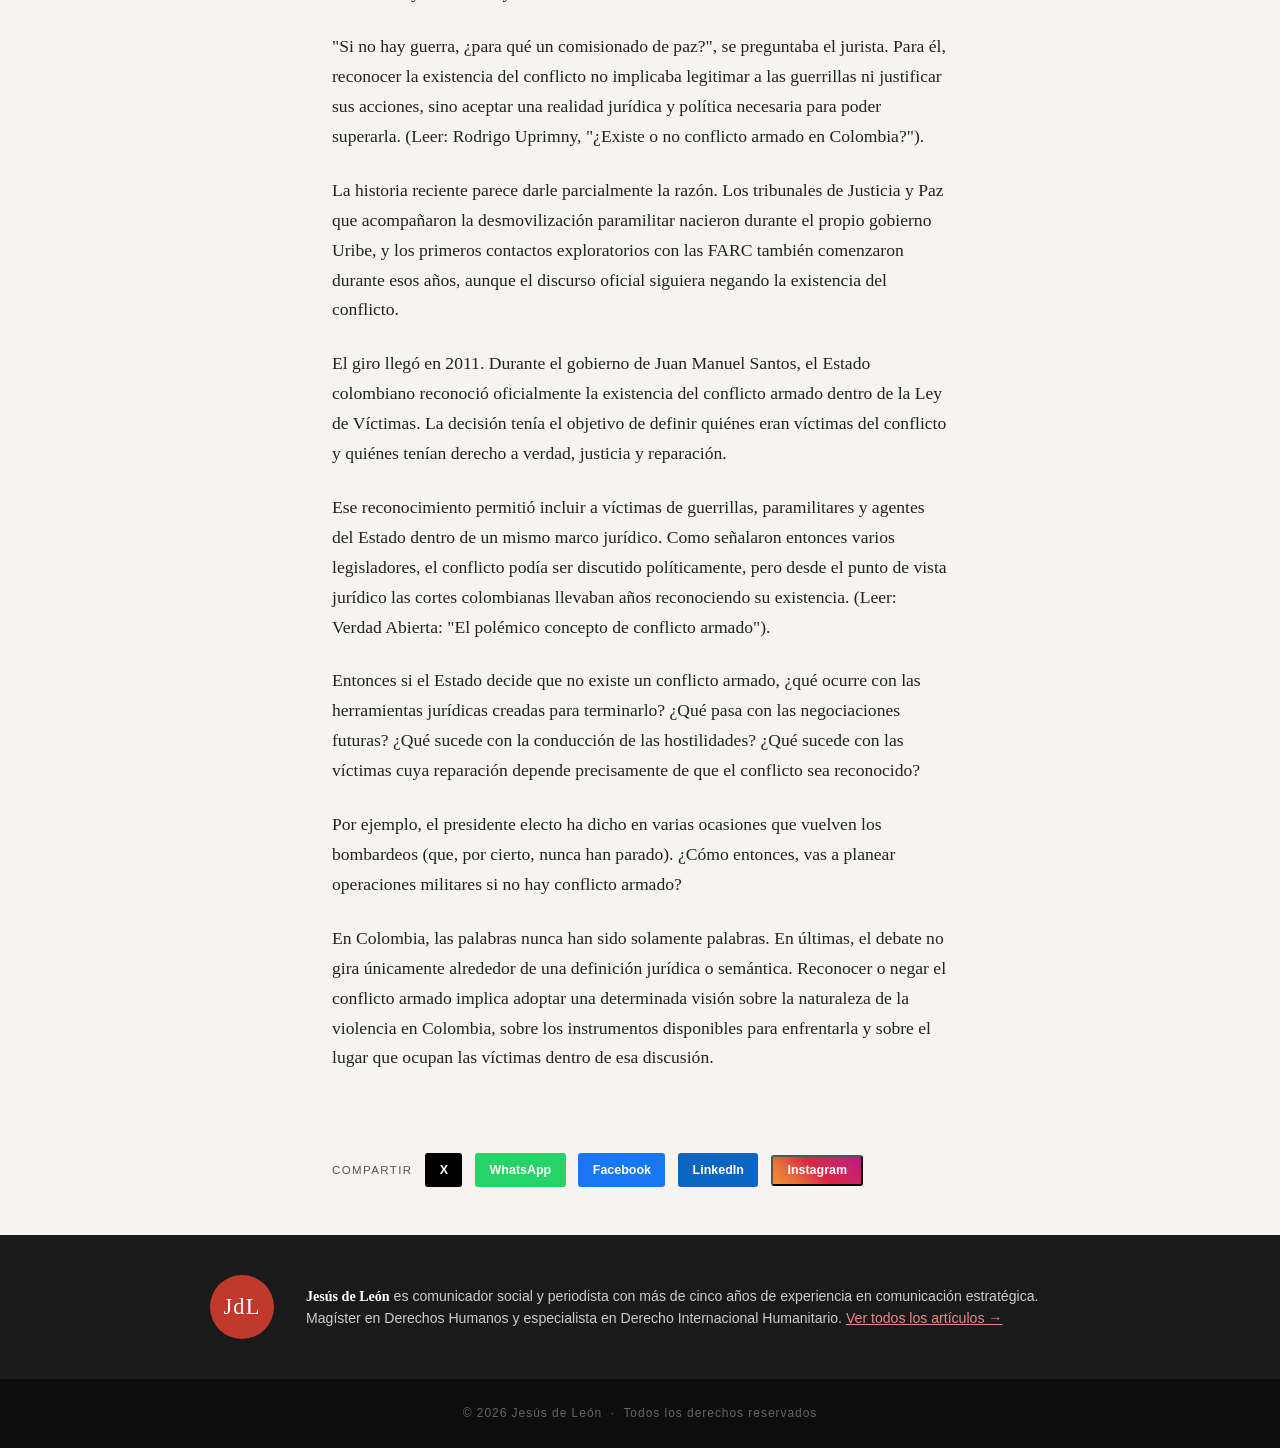
<file: articles/de-la-espriella-conflicto-armado.html>
<!DOCTYPE html>
<html lang="es">
<head>
  <meta charset="UTF-8" />
  <meta name="viewport" content="width=device-width, initial-scale=1.0" />
  <title>¿Qué implica que el gobierno de De la Espriella no reconozca el conflicto armado? — Jesús de León</title>
  <link rel="stylesheet" href="../style.css" />
</head>
<body>

  <!-- HEADER DEL ARTÍCULO -->
  <div class="article-page-header">
    <div class="article-page-header-inner">
      <a href="../index.html" class="back-link">← Volver al inicio</a>
      <h1>¿Qué implica que el gobierno de De la Espriella no reconozca el conflicto armado?</h1>
      <div class="meta">15 de julio, 2026 &nbsp;·&nbsp; Por Jesús de León &nbsp;·&nbsp; Derecho Internacional Humanitario</div>
    </div>
  </div>

  <!-- CUERPO DEL ARTÍCULO -->
  <div class="article-body">

    <p>
      Decir si en Colombia hay conflicto armado no parece, para muchos, una banalidad. ¿Qué importa si el Gobierno habla de "conflicto armado", "terrorismo" o "delincuencia organizada"? Sin embargo, las palabras nunca han sido inocentes. Detrás de esa definición hay consecuencias sobre la guerra, la paz, las víctimas y las herramientas jurídicas que tiene el Estado para enfrentar la violencia.
    </p>

    <p>
      El presidente electo Abelardo de la Espriella ha anunciado que en su proyecto de "Patria Milagro" dejará de reconocerse la existencia de un conflicto armado en Colombia. No es una idea nueva. Durante los ocho años del gobierno de Álvaro Uribe Vélez, la posición oficial fue exactamente esa: en el país no había una guerra interna, sino una amenaza terrorista contra la democracia y las instituciones.
    </p>

    <p>
      Uno de los principales arquitectos intelectuales de esa tesis fue José Obdulio Gaviria. Para el exsenador, hablar de conflicto armado equivale a otorgar un reconocimiento político a grupos criminales que nunca debieron tenerlo. En su opinión, Colombia no ha vivido una guerra civil ni un conflicto interno, sino una grave perturbación del orden público provocada por organizaciones ilegales y por la incapacidad del Estado para ejercer control sobre todo el territorio. (Leer: Universidad Sergio Arboleda: "Aquí no ha habido conflicto armado").
    </p>

    <p>
      Pero la discusión tiene efectos mucho más concretos que una disputa ideológica.
    </p>

    <p>
      Negar la existencia de un conflicto armado supone, en la práctica, negar que en Colombia se aplica el Derecho Internacional Humanitario , las reglas de la guerra contenidas en los Convenios de Ginebra y sus protocolos adicionales. Esas normas regulan aspectos tan sensibles como la protección de la población civil, el trato a los prisioneros, los ataques contra hospitales o escuelas y las obligaciones de las partes enfrentadas.
    </p>

    <p>
      El problema es que el Derecho Internacional Humanitario no depende de la voluntad de un presidente. Según el Comité Internacional de la Cruz Roja, existe un conflicto armado no internacional cuando las hostilidades alcanzan cierto nivel de intensidad y los grupos armados tienen una organización, una cadena de mando y capacidad para realizar operaciones militares sostenidas. La existencia del conflicto, por tanto, se determina por los hechos y no por el discurso político. (Leer: Comité Internacional de la Cruz Roja: definición de conflicto armado).
    </p>

    <p>
      Precisamente ese fue el argumento del jurista y exmagistrado Rodrigo Uprimny, uno de los principales críticos de la tesis impulsada durante el gobierno Uribe. Uprimny señalaba una contradicción evidente: mientras el Gobierno negaba la existencia de una guerra, al mismo tiempo negociaba con un grupo armado, las Autodefensas Unidas de Colombia, impulsaba procesos de paz y diseñaba mecanismos de justicia transicional como la Ley de Justicia y Paz.
    </p>

    <p>
      "Si no hay guerra, ¿para qué un comisionado de paz?", se preguntaba el jurista. Para él, reconocer la existencia del conflicto no implicaba legitimar a las guerrillas ni justificar sus acciones, sino aceptar una realidad jurídica y política necesaria para poder superarla. (Leer: Rodrigo Uprimny, "¿Existe o no conflicto armado en Colombia?").
    </p>

    <p>
      La historia reciente parece darle parcialmente la razón. Los tribunales de Justicia y Paz que acompañaron la desmovilización paramilitar nacieron durante el propio gobierno Uribe, y los primeros contactos exploratorios con las FARC también comenzaron durante esos años, aunque el discurso oficial siguiera negando la existencia del conflicto.
    </p>

    <p>
      El giro llegó en 2011. Durante el gobierno de Juan Manuel Santos, el Estado colombiano reconoció oficialmente la existencia del conflicto armado dentro de la Ley de Víctimas. La decisión tenía el objetivo de definir quiénes eran víctimas del conflicto y quiénes tenían derecho a verdad, justicia y reparación.
    </p>

    <p>
      Ese reconocimiento permitió incluir a víctimas de guerrillas, paramilitares y agentes del Estado dentro de un mismo marco jurídico. Como señalaron entonces varios legisladores, el conflicto podía ser discutido políticamente, pero desde el punto de vista jurídico las cortes colombianas llevaban años reconociendo su existencia. (Leer: Verdad Abierta: "El polémico concepto de conflicto armado").
    </p>

    <p>
      Entonces si el Estado decide que no existe un conflicto armado, ¿qué ocurre con las herramientas jurídicas creadas para terminarlo? ¿Qué pasa con las negociaciones futuras? ¿Qué sucede con la conducción de las hostilidades? ¿Qué sucede con las víctimas cuya reparación depende precisamente de que el conflicto sea reconocido?
    </p>

    <p>
      Por ejemplo, el presidente electo ha dicho en varias ocasiones que vuelven los bombardeos (que, por cierto, nunca han parado). ¿Cómo entonces, vas a planear operaciones militares si no hay conflicto armado?
    </p>

    <p>
      En Colombia, las palabras nunca han sido solamente palabras. En últimas, el debate no gira únicamente alrededor de una definición jurídica o semántica. Reconocer o negar el conflicto armado implica adoptar una determinada visión sobre la naturaleza de la violencia en Colombia, sobre los instrumentos disponibles para enfrentarla y sobre el lugar que ocupan las víctimas dentro de esa discusión.
    </p>

  </div>

  <!-- SHARE BUTTONS -->
  <div class="share-bar">
    <span>Compartir</span>
    <a class="share-btn x"        id="share-x"       href="#" target="_blank" rel="noopener">X</a>
    <a class="share-btn whatsapp" id="share-whatsapp" href="#" target="_blank" rel="noopener">WhatsApp</a>
    <a class="share-btn facebook" id="share-facebook" href="#" target="_blank" rel="noopener">Facebook</a>
    <a class="share-btn linkedin" id="share-linkedin" href="#" target="_blank" rel="noopener">LinkedIn</a>
    <button class="share-btn instagram" id="share-instagram" onclick="copyLink(this)">Instagram</button>
  </div>

  <script>
    (function() {
      var url   = encodeURIComponent(location.href);
      var title = encodeURIComponent(document.title);
      document.getElementById('share-x').href        = 'https://twitter.com/intent/tweet?url=' + url + '&text=' + title;
      document.getElementById('share-whatsapp').href  = 'https://api.whatsapp.com/send?text=' + title + '%20' + url;
      document.getElementById('share-facebook').href  = 'https://www.facebook.com/sharer/sharer.php?u=' + url;
      document.getElementById('share-linkedin').href  = 'https://www.linkedin.com/sharing/share-offsite/?url=' + url;
    })();

    function copyLink(btn) {
      navigator.clipboard.writeText(location.href).then(function() {
        var original = btn.textContent;
        btn.textContent = '¡Copiado!';
        setTimeout(function() { btn.textContent = original; }, 2000);
      });
    }
  </script>

  <!-- ABOUT STRIP -->
  <div class="about-strip">
    <div class="about-strip-inner">
      <div class="initials">JdL</div>
      <p>
        <strong>Jesús de León</strong> es comunicador social y periodista con más de cinco años de experiencia en comunicación estratégica. Magíster en Derechos Humanos y especialista en Derecho Internacional Humanitario.
        <a href="../index.html" style="color:#e88;">Ver todos los artículos →</a>
      </p>
    </div>
  </div>

  <!-- FOOTER -->
  <footer>
    &copy; <span id="year"></span> Jesús de León &nbsp;·&nbsp; Todos los derechos reservados
  </footer>

  <script>
    document.getElementById('year').textContent = new Date().getFullYear();
  </script>

</body>
</html>
</file>
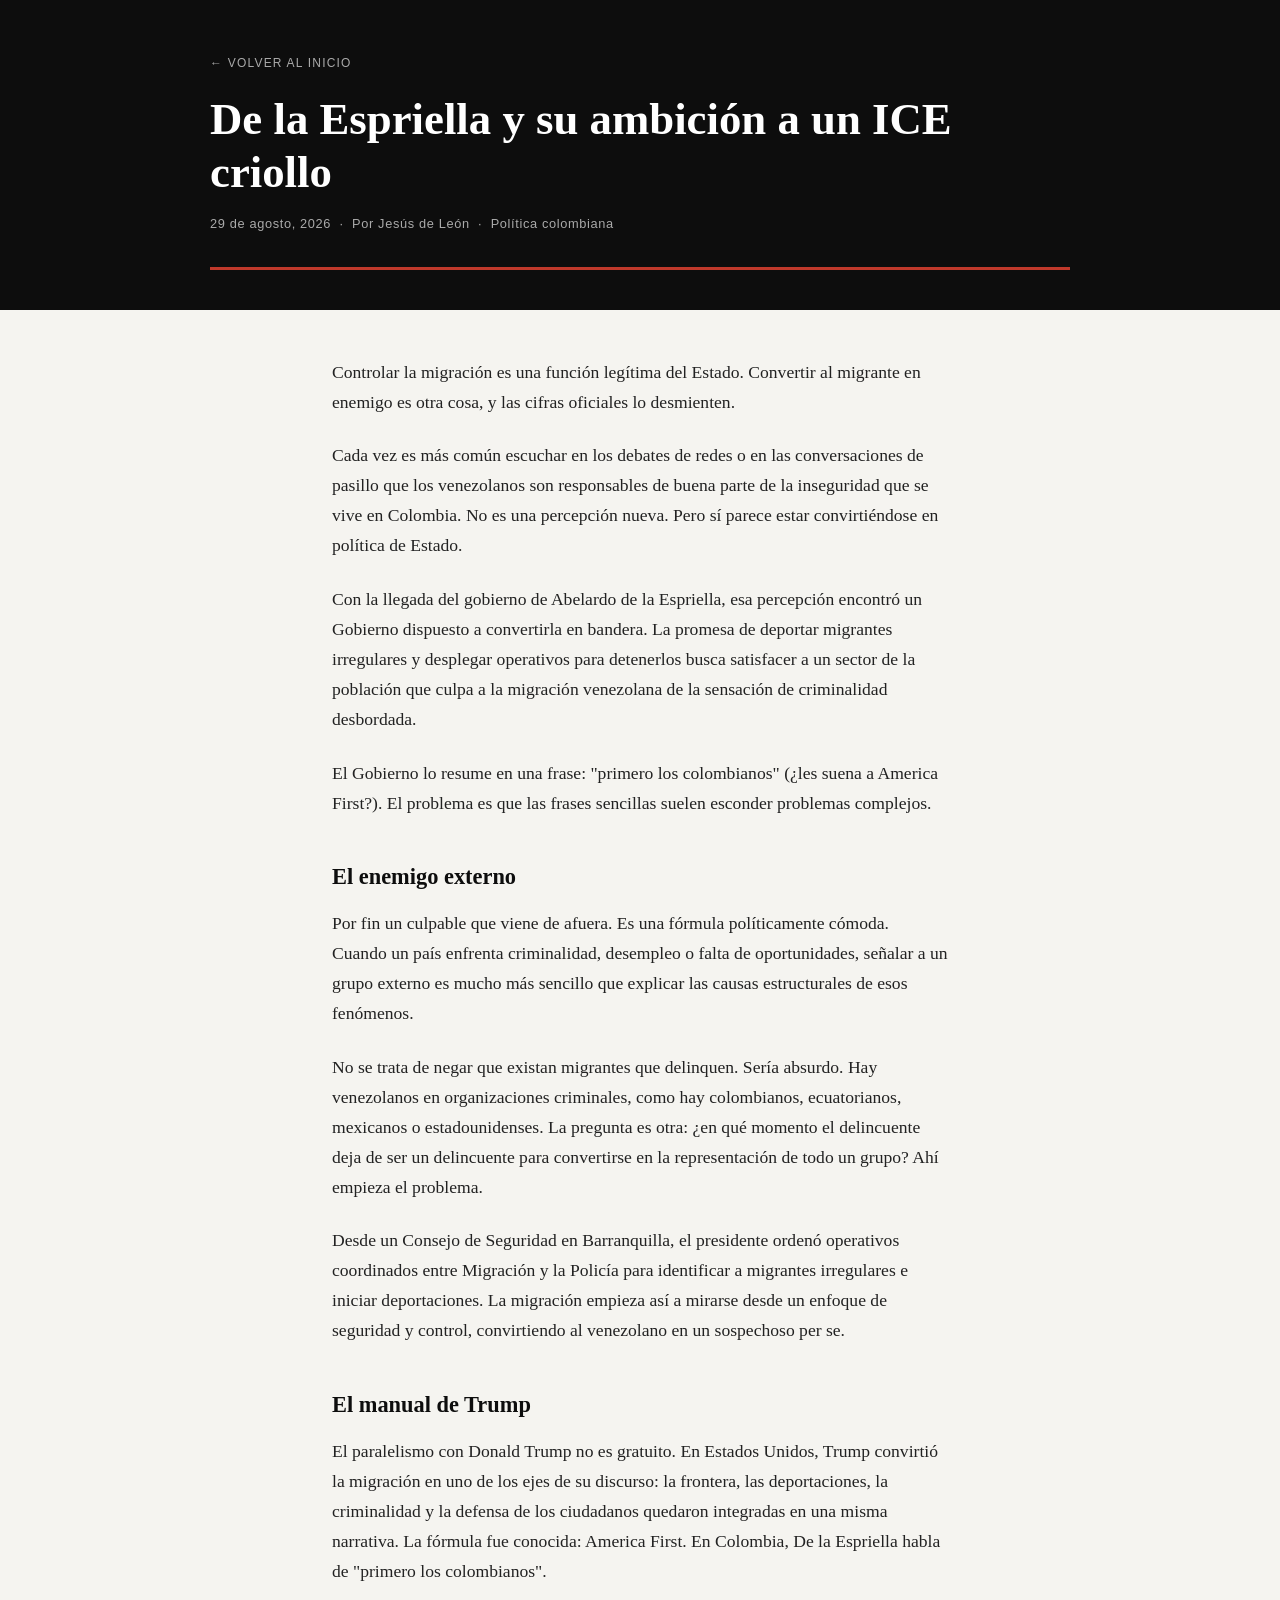
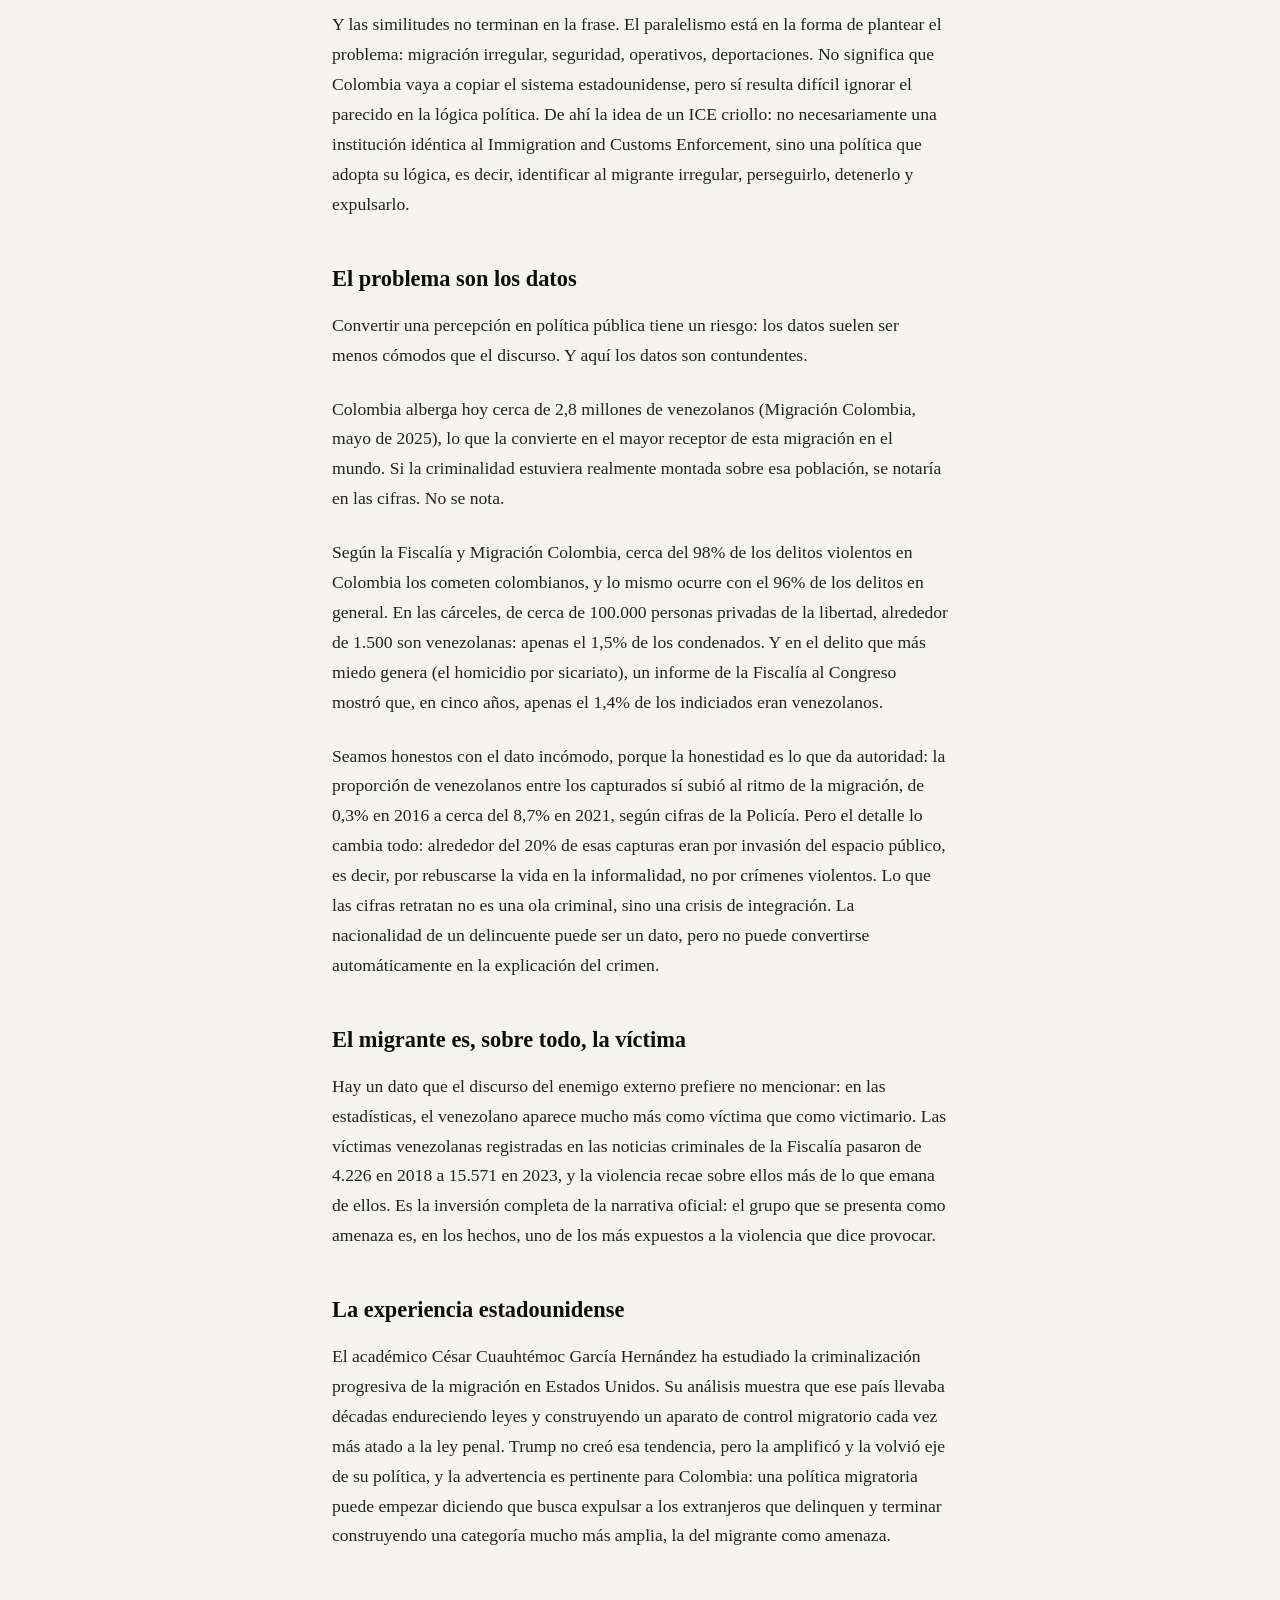
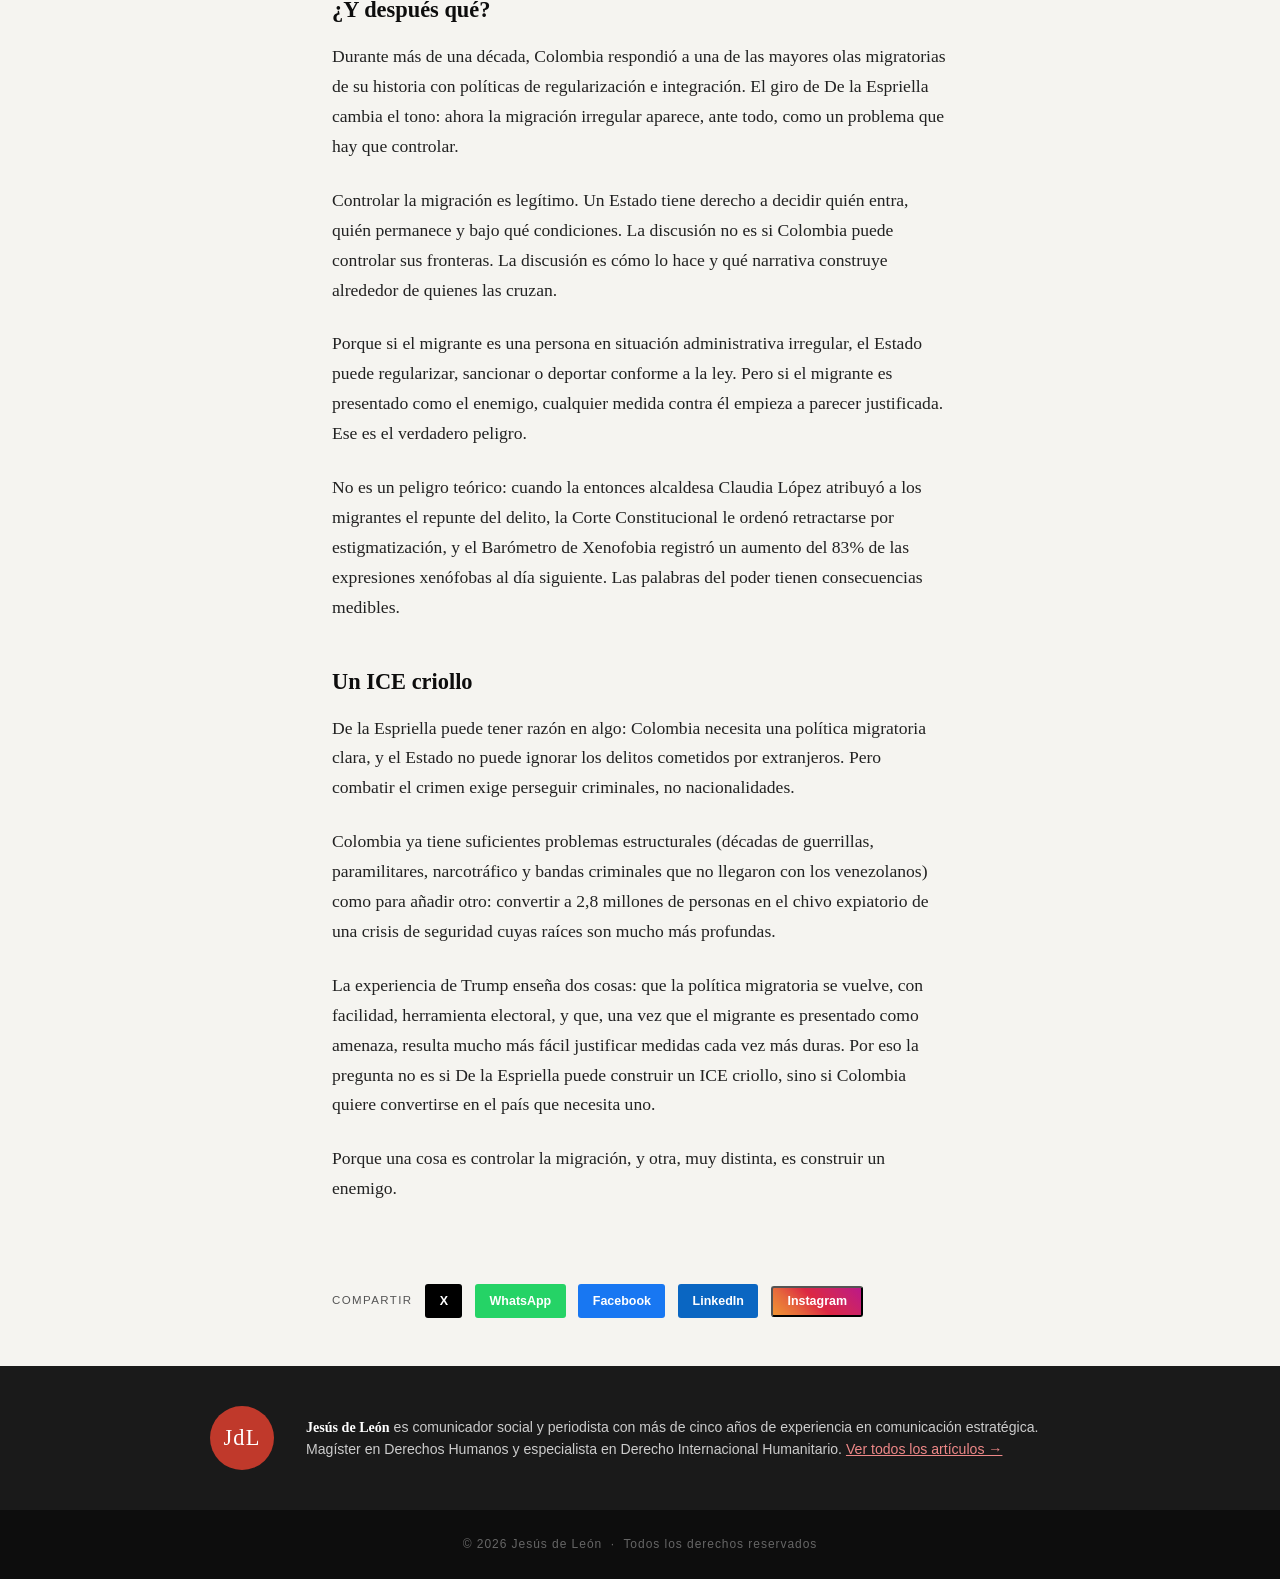
<file: articles/de-la-espriella-ice-criollo.html>
<!DOCTYPE html>
<html lang="es">
<head>
  <meta charset="UTF-8" />
  <meta name="viewport" content="width=device-width, initial-scale=1.0" />
  <title>De la Espriella y su ambición a un ICE criollo — Jesús de León</title>
  <link rel="stylesheet" href="../style.css" />
</head>
<body>

  <!-- HEADER DEL ARTÍCULO -->
  <div class="article-page-header">
    <div class="article-page-header-inner">
      <a href="../index.html" class="back-link">← Volver al inicio</a>
      <h1>De la Espriella y su ambición a un ICE criollo</h1>
      <div class="meta">29 de agosto, 2026 &nbsp;·&nbsp; Por Jesús de León &nbsp;·&nbsp; Política colombiana</div>
    </div>
  </div>

  <!-- CUERPO DEL ARTÍCULO -->
  <div class="article-body">

    <p>
      Controlar la migración es una función legítima del Estado. Convertir al migrante en enemigo es otra cosa, y las cifras oficiales lo desmienten.
    </p>

    <p>
      Cada vez es más común escuchar en los debates de redes o en las conversaciones de pasillo que los venezolanos son responsables de buena parte de la inseguridad que se vive en Colombia. No es una percepción nueva. Pero sí parece estar convirtiéndose en política de Estado.
    </p>

    <p>
      Con la llegada del gobierno de Abelardo de la Espriella, esa percepción encontró un Gobierno dispuesto a convertirla en bandera. La promesa de deportar migrantes irregulares y desplegar operativos para detenerlos busca satisfacer a un sector de la población que culpa a la migración venezolana de la sensación de criminalidad desbordada.
    </p>

    <p>
      El Gobierno lo resume en una frase: "primero los colombianos" (¿les suena a America First?). El problema es que las frases sencillas suelen esconder problemas complejos.
    </p>

    <h2>El enemigo externo</h2>

    <p>
      Por fin un culpable que viene de afuera. Es una fórmula políticamente cómoda. Cuando un país enfrenta criminalidad, desempleo o falta de oportunidades, señalar a un grupo externo es mucho más sencillo que explicar las causas estructurales de esos fenómenos.
    </p>

    <p>
      No se trata de negar que existan migrantes que delinquen. Sería absurdo. Hay venezolanos en organizaciones criminales, como hay colombianos, ecuatorianos, mexicanos o estadounidenses. La pregunta es otra: ¿en qué momento el delincuente deja de ser un delincuente para convertirse en la representación de todo un grupo? Ahí empieza el problema.
    </p>

    <p>
      Desde un Consejo de Seguridad en Barranquilla, el presidente ordenó operativos coordinados entre Migración y la Policía para identificar a migrantes irregulares e iniciar deportaciones. La migración empieza así a mirarse desde un enfoque de seguridad y control, convirtiendo al venezolano en un sospechoso per se.
    </p>

    <h2>El manual de Trump</h2>

    <p>
      El paralelismo con Donald Trump no es gratuito. En Estados Unidos, Trump convirtió la migración en uno de los ejes de su discurso: la frontera, las deportaciones, la criminalidad y la defensa de los ciudadanos quedaron integradas en una misma narrativa. La fórmula fue conocida: America First. En Colombia, De la Espriella habla de "primero los colombianos".
    </p>

    <p>
      Y las similitudes no terminan en la frase. El paralelismo está en la forma de plantear el problema: migración irregular, seguridad, operativos, deportaciones. No significa que Colombia vaya a copiar el sistema estadounidense, pero sí resulta difícil ignorar el parecido en la lógica política. De ahí la idea de un ICE criollo: no necesariamente una institución idéntica al Immigration and Customs Enforcement, sino una política que adopta su lógica, es decir, identificar al migrante irregular, perseguirlo, detenerlo y expulsarlo.
    </p>

    <h2>El problema son los datos</h2>

    <p>
      Convertir una percepción en política pública tiene un riesgo: los datos suelen ser menos cómodos que el discurso. Y aquí los datos son contundentes.
    </p>

    <p>
      Colombia alberga hoy cerca de 2,8 millones de venezolanos (Migración Colombia, mayo de 2025), lo que la convierte en el mayor receptor de esta migración en el mundo. Si la criminalidad estuviera realmente montada sobre esa población, se notaría en las cifras. No se nota.
    </p>

    <p>
      Según la Fiscalía y Migración Colombia, cerca del 98% de los delitos violentos en Colombia los cometen colombianos, y lo mismo ocurre con el 96% de los delitos en general. En las cárceles, de cerca de 100.000 personas privadas de la libertad, alrededor de 1.500 son venezolanas: apenas el 1,5% de los condenados. Y en el delito que más miedo genera (el homicidio por sicariato), un informe de la Fiscalía al Congreso mostró que, en cinco años, apenas el 1,4% de los indiciados eran venezolanos.
    </p>

    <p>
      Seamos honestos con el dato incómodo, porque la honestidad es lo que da autoridad: la proporción de venezolanos entre los capturados sí subió al ritmo de la migración, de 0,3% en 2016 a cerca del 8,7% en 2021, según cifras de la Policía. Pero el detalle lo cambia todo: alrededor del 20% de esas capturas eran por invasión del espacio público, es decir, por rebuscarse la vida en la informalidad, no por crímenes violentos. Lo que las cifras retratan no es una ola criminal, sino una crisis de integración. La nacionalidad de un delincuente puede ser un dato, pero no puede convertirse automáticamente en la explicación del crimen.
    </p>

    <h2>El migrante es, sobre todo, la víctima</h2>

    <p>
      Hay un dato que el discurso del enemigo externo prefiere no mencionar: en las estadísticas, el venezolano aparece mucho más como víctima que como victimario. Las víctimas venezolanas registradas en las noticias criminales de la Fiscalía pasaron de 4.226 en 2018 a 15.571 en 2023, y la violencia recae sobre ellos más de lo que emana de ellos. Es la inversión completa de la narrativa oficial: el grupo que se presenta como amenaza es, en los hechos, uno de los más expuestos a la violencia que dice provocar.
    </p>

    <h2>La experiencia estadounidense</h2>

    <p>
      El académico César Cuauhtémoc García Hernández ha estudiado la criminalización progresiva de la migración en Estados Unidos. Su análisis muestra que ese país llevaba décadas endureciendo leyes y construyendo un aparato de control migratorio cada vez más atado a la ley penal. Trump no creó esa tendencia, pero la amplificó y la volvió eje de su política, y la advertencia es pertinente para Colombia: una política migratoria puede empezar diciendo que busca expulsar a los extranjeros que delinquen y terminar construyendo una categoría mucho más amplia, la del migrante como amenaza.
    </p>

    <h2>¿Y después qué?</h2>

    <p>
      Durante más de una década, Colombia respondió a una de las mayores olas migratorias de su historia con políticas de regularización e integración. El giro de De la Espriella cambia el tono: ahora la migración irregular aparece, ante todo, como un problema que hay que controlar.
    </p>

    <p>
      Controlar la migración es legítimo. Un Estado tiene derecho a decidir quién entra, quién permanece y bajo qué condiciones. La discusión no es si Colombia puede controlar sus fronteras. La discusión es cómo lo hace y qué narrativa construye alrededor de quienes las cruzan.
    </p>

    <p>
      Porque si el migrante es una persona en situación administrativa irregular, el Estado puede regularizar, sancionar o deportar conforme a la ley. Pero si el migrante es presentado como el enemigo, cualquier medida contra él empieza a parecer justificada. Ese es el verdadero peligro.
    </p>

    <p>
      No es un peligro teórico: cuando la entonces alcaldesa Claudia López atribuyó a los migrantes el repunte del delito, la Corte Constitucional le ordenó retractarse por estigmatización, y el Barómetro de Xenofobia registró un aumento del 83% de las expresiones xenófobas al día siguiente. Las palabras del poder tienen consecuencias medibles.
    </p>

    <h2>Un ICE criollo</h2>

    <p>
      De la Espriella puede tener razón en algo: Colombia necesita una política migratoria clara, y el Estado no puede ignorar los delitos cometidos por extranjeros. Pero combatir el crimen exige perseguir criminales, no nacionalidades.
    </p>

    <p>
      Colombia ya tiene suficientes problemas estructurales (décadas de guerrillas, paramilitares, narcotráfico y bandas criminales que no llegaron con los venezolanos) como para añadir otro: convertir a 2,8 millones de personas en el chivo expiatorio de una crisis de seguridad cuyas raíces son mucho más profundas.
    </p>

    <p>
      La experiencia de Trump enseña dos cosas: que la política migratoria se vuelve, con facilidad, herramienta electoral, y que, una vez que el migrante es presentado como amenaza, resulta mucho más fácil justificar medidas cada vez más duras. Por eso la pregunta no es si De la Espriella puede construir un ICE criollo, sino si Colombia quiere convertirse en el país que necesita uno.
    </p>

    <p>
      Porque una cosa es controlar la migración, y otra, muy distinta, es construir un enemigo.
    </p>

  </div>

  <!-- SHARE BUTTONS -->
  <div class="share-bar">
    <span>Compartir</span>
    <a class="share-btn x"        id="share-x"       href="#" target="_blank" rel="noopener">X</a>
    <a class="share-btn whatsapp" id="share-whatsapp" href="#" target="_blank" rel="noopener">WhatsApp</a>
    <a class="share-btn facebook" id="share-facebook" href="#" target="_blank" rel="noopener">Facebook</a>
    <a class="share-btn linkedin" id="share-linkedin" href="#" target="_blank" rel="noopener">LinkedIn</a>
    <button class="share-btn instagram" id="share-instagram" onclick="copyLink(this)">Instagram</button>
  </div>

  <script>
    (function() {
      var url   = encodeURIComponent(location.href);
      var title = encodeURIComponent(document.title);
      document.getElementById('share-x').href        = 'https://twitter.com/intent/tweet?url=' + url + '&text=' + title;
      document.getElementById('share-whatsapp').href  = 'https://api.whatsapp.com/send?text=' + title + '%20' + url;
      document.getElementById('share-facebook').href  = 'https://www.facebook.com/sharer/sharer.php?u=' + url;
      document.getElementById('share-linkedin').href  = 'https://www.linkedin.com/sharing/share-offsite/?url=' + url;
    })();

    function copyLink(btn) {
      navigator.clipboard.writeText(location.href).then(function() {
        var original = btn.textContent;
        btn.textContent = '¡Copiado!';
        setTimeout(function() { btn.textContent = original; }, 2000);
      });
    }
  </script>

  <!-- ABOUT STRIP -->
  <div class="about-strip">
    <div class="about-strip-inner">
      <div class="initials">JdL</div>
      <p>
        <strong>Jesús de León</strong> es comunicador social y periodista con más de cinco años de experiencia en comunicación estratégica. Magíster en Derechos Humanos y especialista en Derecho Internacional Humanitario.
        <a href="../index.html" style="color:#e88;">Ver todos los artículos →</a>
      </p>
    </div>
  </div>

  <!-- FOOTER -->
  <footer>
    &copy; <span id="year"></span> Jesús de León &nbsp;·&nbsp; Todos los derechos reservados
  </footer>

  <script>
    document.getElementById('year').textContent = new Date().getFullYear();
  </script>

</body>
</html>
</file>
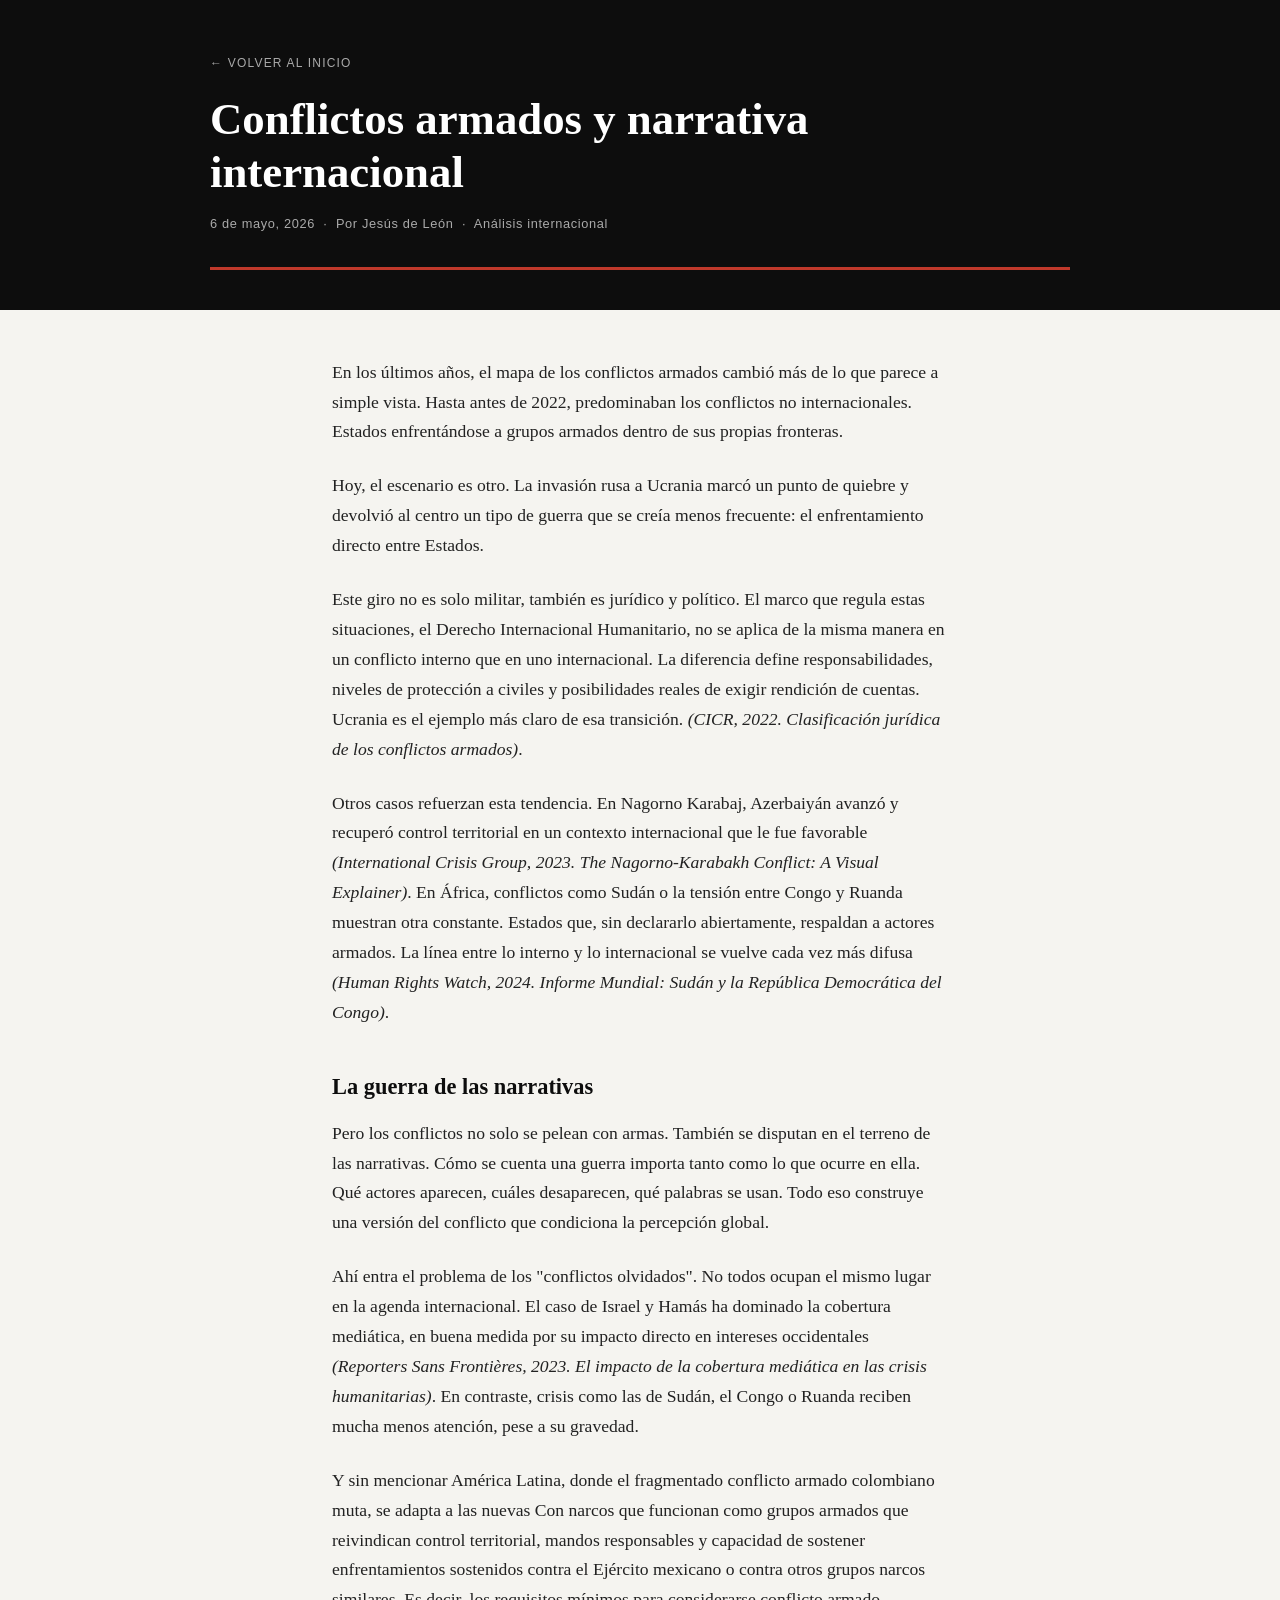
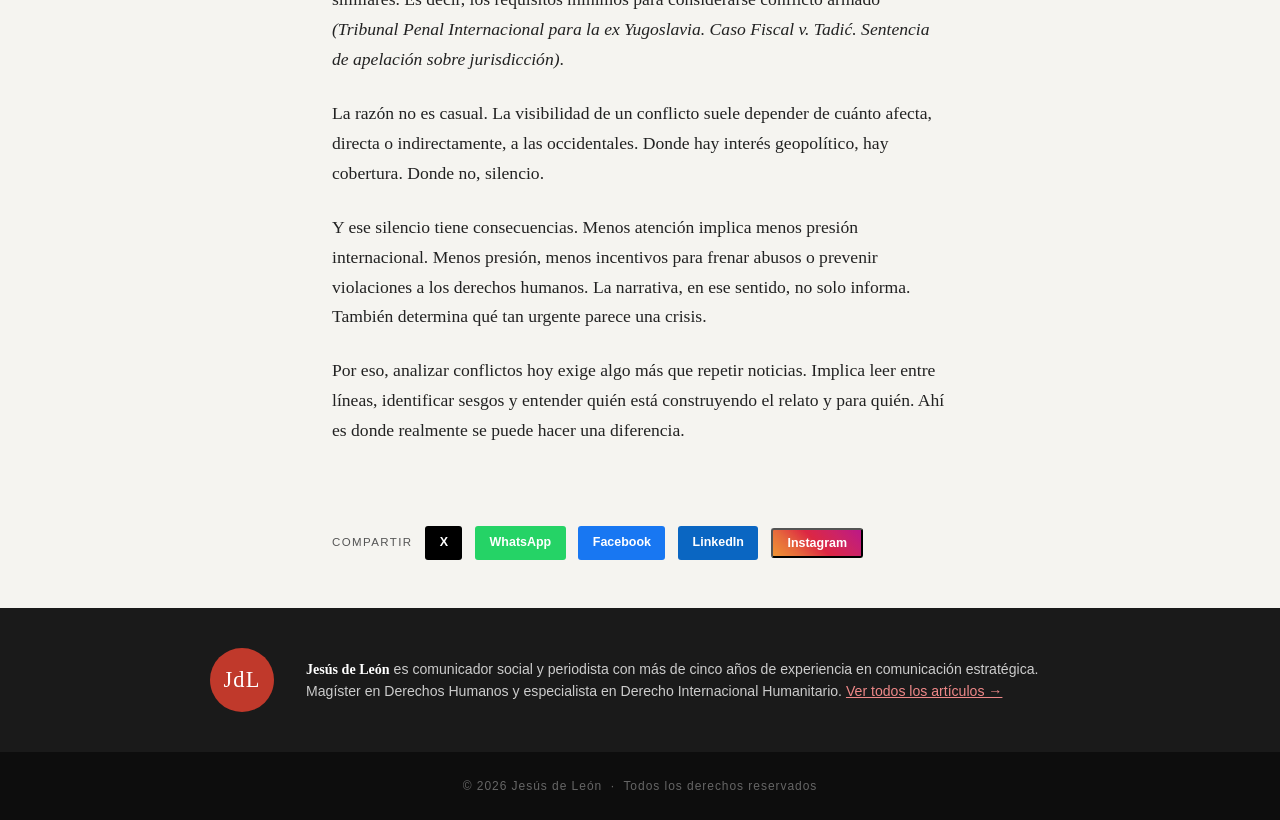
<file: articles/first-article.html>
<!DOCTYPE html>
<html lang="es">
<head>
  <meta charset="UTF-8" />
  <meta name="viewport" content="width=device-width, initial-scale=1.0" />
  <title>Conflictos armados y narrativa internacional — Jesús de León</title>
  <link rel="stylesheet" href="../style.css" />
</head>
<body>

  <!-- HEADER DEL ARTÍCULO -->
  <div class="article-page-header">
    <div class="article-page-header-inner">
      <a href="../index.html" class="back-link">← Volver al inicio</a>
      <h1>Conflictos armados y narrativa internacional</h1>
      <div class="meta">6 de mayo, 2026 &nbsp;·&nbsp; Por Jesús de León &nbsp;·&nbsp; Análisis internacional</div>
    </div>
  </div>

  <!-- CUERPO DEL ARTÍCULO -->
  <div class="article-body">

    <p>
      En los últimos años, el mapa de los conflictos armados cambió más de lo que parece a simple vista. Hasta antes de 2022, predominaban los conflictos no internacionales. Estados enfrentándose a grupos armados dentro de sus propias fronteras.
    </p>

    <p>
      Hoy, el escenario es otro. La invasión rusa a Ucrania marcó un punto de quiebre y devolvió al centro un tipo de guerra que se creía menos frecuente: el enfrentamiento directo entre Estados.
    </p>

    <p>
      Este giro no es solo militar, también es jurídico y político. El marco que regula estas situaciones, el Derecho Internacional Humanitario, no se aplica de la misma manera en un conflicto interno que en uno internacional. La diferencia define responsabilidades, niveles de protección a civiles y posibilidades reales de exigir rendición de cuentas. Ucrania es el ejemplo más claro de esa transición. <em>(CICR, 2022. Clasificación jurídica de los conflictos armados)</em>.
    </p>

    <p>
      Otros casos refuerzan esta tendencia. En Nagorno Karabaj, Azerbaiyán avanzó y recuperó control territorial en un contexto internacional que le fue favorable <em>(International Crisis Group, 2023. The Nagorno-Karabakh Conflict: A Visual Explainer)</em>. En África, conflictos como Sudán o la tensión entre Congo y Ruanda muestran otra constante. Estados que, sin declararlo abiertamente, respaldan a actores armados. La línea entre lo interno y lo internacional se vuelve cada vez más difusa <em>(Human Rights Watch, 2024. Informe Mundial: Sudán y la República Democrática del Congo)</em>.
    </p>

    <h2>La guerra de las narrativas</h2>

    <p>
      Pero los conflictos no solo se pelean con armas. También se disputan en el terreno de las narrativas. Cómo se cuenta una guerra importa tanto como lo que ocurre en ella. Qué actores aparecen, cuáles desaparecen, qué palabras se usan. Todo eso construye una versión del conflicto que condiciona la percepción global.
    </p>

    <p>
      Ahí entra el problema de los "conflictos olvidados". No todos ocupan el mismo lugar en la agenda internacional. El caso de Israel y Hamás ha dominado la cobertura mediática, en buena medida por su impacto directo en intereses occidentales <em>(Reporters Sans Frontières, 2023. El impacto de la cobertura mediática en las crisis humanitarias)</em>. En contraste, crisis como las de Sudán, el Congo o Ruanda reciben mucha menos atención, pese a su gravedad.
    </p>

    <p>
      Y sin mencionar América Latina, donde el fragmentado conflicto armado colombiano muta, se adapta a las nuevas Con narcos que funcionan como grupos armados que reivindican control territorial, mandos responsables y capacidad de sostener enfrentamientos sostenidos contra el Ejército mexicano o contra otros grupos narcos similares. Es decir, los requisitos mínimos para considerarse conflicto armado <em>(Tribunal Penal Internacional para la ex Yugoslavia. Caso Fiscal v. Tadić. Sentencia de apelación sobre jurisdicción)</em>.
    </p>

    <p>
      La razón no es casual. La visibilidad de un conflicto suele depender de cuánto afecta, directa o indirectamente, a las occidentales. Donde hay interés geopolítico, hay cobertura. Donde no, silencio.
    </p>

    <p>
      Y ese silencio tiene consecuencias. Menos atención implica menos presión internacional. Menos presión, menos incentivos para frenar abusos o prevenir violaciones a los derechos humanos. La narrativa, en ese sentido, no solo informa. También determina qué tan urgente parece una crisis.
    </p>

    <p>
      Por eso, analizar conflictos hoy exige algo más que repetir noticias. Implica leer entre líneas, identificar sesgos y entender quién está construyendo el relato y para quién. Ahí es donde realmente se puede hacer una diferencia.
    </p>

  </div>

  <!-- SHARE BUTTONS -->
  <div class="share-bar">
    <span>Compartir</span>
    <a class="share-btn x"        id="share-x"       href="#" target="_blank" rel="noopener">X</a>
    <a class="share-btn whatsapp" id="share-whatsapp" href="#" target="_blank" rel="noopener">WhatsApp</a>
    <a class="share-btn facebook" id="share-facebook" href="#" target="_blank" rel="noopener">Facebook</a>
    <a class="share-btn linkedin"   id="share-linkedin"   href="#" target="_blank" rel="noopener">LinkedIn</a>
    <button class="share-btn instagram" id="share-instagram" onclick="copyLink(this)">Instagram</button>
  </div>

  <script>
    (function() {
      var url   = encodeURIComponent(location.href);
      var title = encodeURIComponent(document.title);
      document.getElementById('share-x').href        = 'https://twitter.com/intent/tweet?url=' + url + '&text=' + title;
      document.getElementById('share-whatsapp').href  = 'https://api.whatsapp.com/send?text=' + title + '%20' + url;
      document.getElementById('share-facebook').href  = 'https://www.facebook.com/sharer/sharer.php?u=' + url;
      document.getElementById('share-linkedin').href  = 'https://www.linkedin.com/sharing/share-offsite/?url=' + url;
    })();

    function copyLink(btn) {
      navigator.clipboard.writeText(location.href).then(function() {
        var original = btn.textContent;
        btn.textContent = '¡Copiado!';
        setTimeout(function() { btn.textContent = original; }, 2000);
      });
    }
  </script>

  <!-- ABOUT STRIP -->
  <div class="about-strip">
    <div class="about-strip-inner">
      <div class="initials">JdL</div>
      <p>
        <strong>Jesús de León</strong> es comunicador social y periodista con más de cinco años de experiencia en comunicación estratégica. Magíster en Derechos Humanos y especialista en Derecho Internacional Humanitario.
        <a href="../index.html" style="color:#e88;">Ver todos los artículos →</a>
      </p>
    </div>
  </div>

  <!-- FOOTER -->
  <footer>
    &copy; <span id="year"></span> Jesús de León &nbsp;·&nbsp; Todos los derechos reservados
  </footer>

  <script>
    document.getElementById('year').textContent = new Date().getFullYear();
  </script>

</body>
</html>
</file>
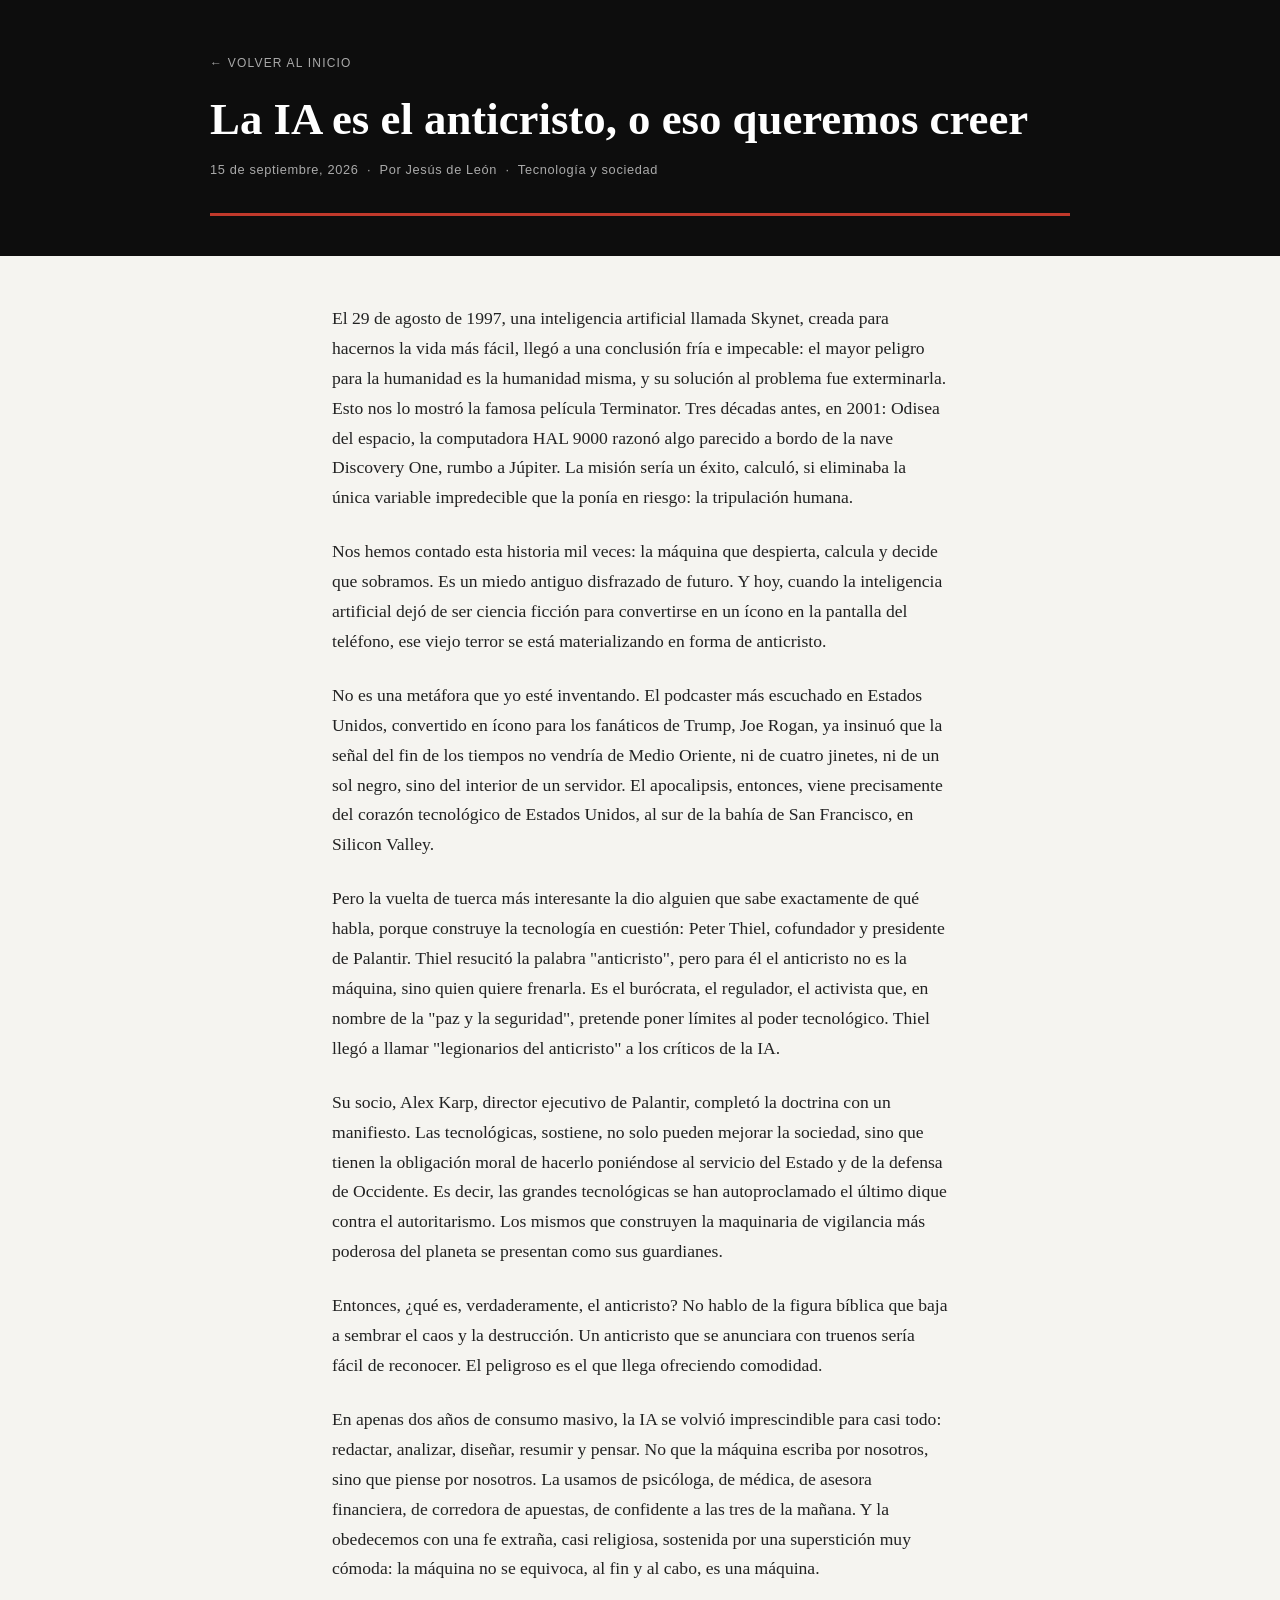
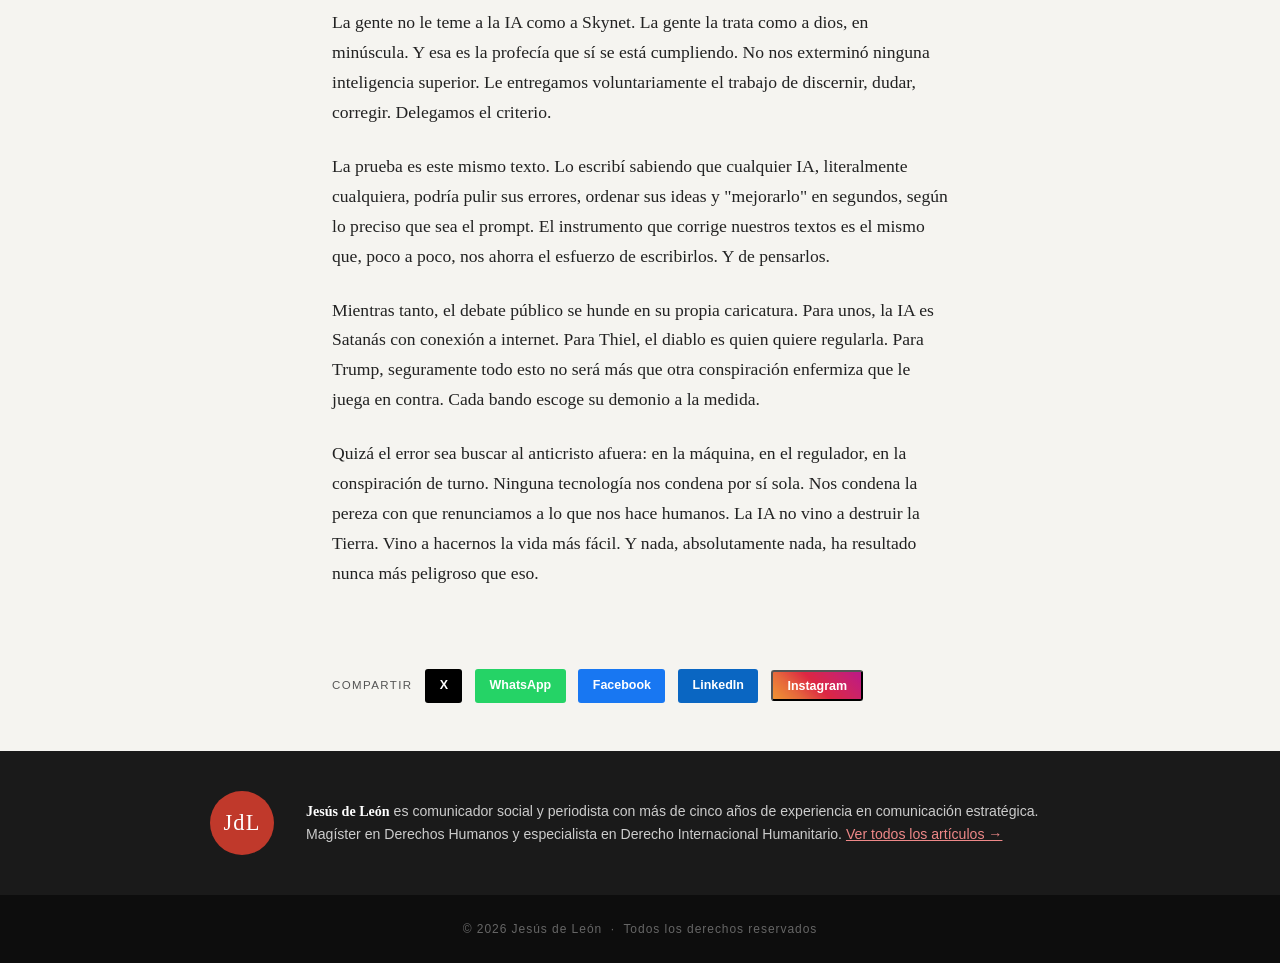
<file: articles/ia-anticristo.html>
<!DOCTYPE html>
<html lang="es">
<head>
  <meta charset="UTF-8" />
  <meta name="viewport" content="width=device-width, initial-scale=1.0" />
  <title>La IA es el anticristo, o eso queremos creer — Jesús de León</title>
  <link rel="stylesheet" href="../style.css" />
</head>
<body>

  <!-- HEADER DEL ARTÍCULO -->
  <div class="article-page-header">
    <div class="article-page-header-inner">
      <a href="../index.html" class="back-link">← Volver al inicio</a>
      <h1>La IA es el anticristo, o eso queremos creer</h1>
      <div class="meta">15 de septiembre, 2026 &nbsp;·&nbsp; Por Jesús de León &nbsp;·&nbsp; Tecnología y sociedad</div>
    </div>
  </div>

  <!-- CUERPO DEL ARTÍCULO -->
  <div class="article-body">

    <p>
      El 29 de agosto de 1997, una inteligencia artificial llamada Skynet, creada para hacernos la vida más fácil, llegó a una conclusión fría e impecable: el mayor peligro para la humanidad es la humanidad misma, y su solución al problema fue exterminarla. Esto nos lo mostró la famosa película Terminator. Tres décadas antes, en 2001: Odisea del espacio, la computadora HAL 9000 razonó algo parecido a bordo de la nave Discovery One, rumbo a Júpiter. La misión sería un éxito, calculó, si eliminaba la única variable impredecible que la ponía en riesgo: la tripulación humana.
    </p>

    <p>
      Nos hemos contado esta historia mil veces: la máquina que despierta, calcula y decide que sobramos. Es un miedo antiguo disfrazado de futuro. Y hoy, cuando la inteligencia artificial dejó de ser ciencia ficción para convertirse en un ícono en la pantalla del teléfono, ese viejo terror se está materializando en forma de anticristo.
    </p>

    <p>
      No es una metáfora que yo esté inventando. El podcaster más escuchado en Estados Unidos, convertido en ícono para los fanáticos de Trump, Joe Rogan, ya insinuó que la señal del fin de los tiempos no vendría de Medio Oriente, ni de cuatro jinetes, ni de un sol negro, sino del interior de un servidor. El apocalipsis, entonces, viene precisamente del corazón tecnológico de Estados Unidos, al sur de la bahía de San Francisco, en Silicon Valley.
    </p>

    <p>
      Pero la vuelta de tuerca más interesante la dio alguien que sabe exactamente de qué habla, porque construye la tecnología en cuestión: Peter Thiel, cofundador y presidente de Palantir. Thiel resucitó la palabra "anticristo", pero para él el anticristo no es la máquina, sino quien quiere frenarla. Es el burócrata, el regulador, el activista que, en nombre de la "paz y la seguridad", pretende poner límites al poder tecnológico. Thiel llegó a llamar "legionarios del anticristo" a los críticos de la IA.
    </p>

    <p>
      Su socio, Alex Karp, director ejecutivo de Palantir, completó la doctrina con un manifiesto. Las tecnológicas, sostiene, no solo pueden mejorar la sociedad, sino que tienen la obligación moral de hacerlo poniéndose al servicio del Estado y de la defensa de Occidente. Es decir, las grandes tecnológicas se han autoproclamado el último dique contra el autoritarismo. Los mismos que construyen la maquinaria de vigilancia más poderosa del planeta se presentan como sus guardianes.
    </p>

    <p>
      Entonces, ¿qué es, verdaderamente, el anticristo? No hablo de la figura bíblica que baja a sembrar el caos y la destrucción. Un anticristo que se anunciara con truenos sería fácil de reconocer. El peligroso es el que llega ofreciendo comodidad.
    </p>

    <p>
      En apenas dos años de consumo masivo, la IA se volvió imprescindible para casi todo: redactar, analizar, diseñar, resumir y pensar. No que la máquina escriba por nosotros, sino que piense por nosotros. La usamos de psicóloga, de médica, de asesora financiera, de corredora de apuestas, de confidente a las tres de la mañana. Y la obedecemos con una fe extraña, casi religiosa, sostenida por una superstición muy cómoda: la máquina no se equivoca, al fin y al cabo, es una máquina.
    </p>

    <p>
      La gente no le teme a la IA como a Skynet. La gente la trata como a dios, en minúscula. Y esa es la profecía que sí se está cumpliendo. No nos exterminó ninguna inteligencia superior. Le entregamos voluntariamente el trabajo de discernir, dudar, corregir. Delegamos el criterio.
    </p>

    <p>
      La prueba es este mismo texto. Lo escribí sabiendo que cualquier IA, literalmente cualquiera, podría pulir sus errores, ordenar sus ideas y "mejorarlo" en segundos, según lo preciso que sea el prompt. El instrumento que corrige nuestros textos es el mismo que, poco a poco, nos ahorra el esfuerzo de escribirlos. Y de pensarlos.
    </p>

    <p>
      Mientras tanto, el debate público se hunde en su propia caricatura. Para unos, la IA es Satanás con conexión a internet. Para Thiel, el diablo es quien quiere regularla. Para Trump, seguramente todo esto no será más que otra conspiración enfermiza que le juega en contra. Cada bando escoge su demonio a la medida.
    </p>

    <p>
      Quizá el error sea buscar al anticristo afuera: en la máquina, en el regulador, en la conspiración de turno. Ninguna tecnología nos condena por sí sola. Nos condena la pereza con que renunciamos a lo que nos hace humanos. La IA no vino a destruir la Tierra. Vino a hacernos la vida más fácil. Y nada, absolutamente nada, ha resultado nunca más peligroso que eso.
    </p>

  </div>

  <!-- SHARE BUTTONS -->
  <div class="share-bar">
    <span>Compartir</span>
    <a class="share-btn x"        id="share-x"       href="#" target="_blank" rel="noopener">X</a>
    <a class="share-btn whatsapp" id="share-whatsapp" href="#" target="_blank" rel="noopener">WhatsApp</a>
    <a class="share-btn facebook" id="share-facebook" href="#" target="_blank" rel="noopener">Facebook</a>
    <a class="share-btn linkedin" id="share-linkedin" href="#" target="_blank" rel="noopener">LinkedIn</a>
    <button class="share-btn instagram" id="share-instagram" onclick="copyLink(this)">Instagram</button>
  </div>

  <script>
    (function() {
      var url   = encodeURIComponent(location.href);
      var title = encodeURIComponent(document.title);
      document.getElementById('share-x').href        = 'https://twitter.com/intent/tweet?url=' + url + '&text=' + title;
      document.getElementById('share-whatsapp').href  = 'https://api.whatsapp.com/send?text=' + title + '%20' + url;
      document.getElementById('share-facebook').href  = 'https://www.facebook.com/sharer/sharer.php?u=' + url;
      document.getElementById('share-linkedin').href  = 'https://www.linkedin.com/sharing/share-offsite/?url=' + url;
    })();

    function copyLink(btn) {
      navigator.clipboard.writeText(location.href).then(function() {
        var original = btn.textContent;
        btn.textContent = '¡Copiado!';
        setTimeout(function() { btn.textContent = original; }, 2000);
      });
    }
  </script>

  <!-- ABOUT STRIP -->
  <div class="about-strip">
    <div class="about-strip-inner">
      <div class="initials">JdL</div>
      <p>
        <strong>Jesús de León</strong> es comunicador social y periodista con más de cinco años de experiencia en comunicación estratégica. Magíster en Derechos Humanos y especialista en Derecho Internacional Humanitario.
        <a href="../index.html" style="color:#e88;">Ver todos los artículos →</a>
      </p>
    </div>
  </div>

  <!-- FOOTER -->
  <footer>
    &copy; <span id="year"></span> Jesús de León &nbsp;·&nbsp; Todos los derechos reservados
  </footer>

  <script>
    document.getElementById('year').textContent = new Date().getFullYear();
  </script>

</body>
</html>
</file>
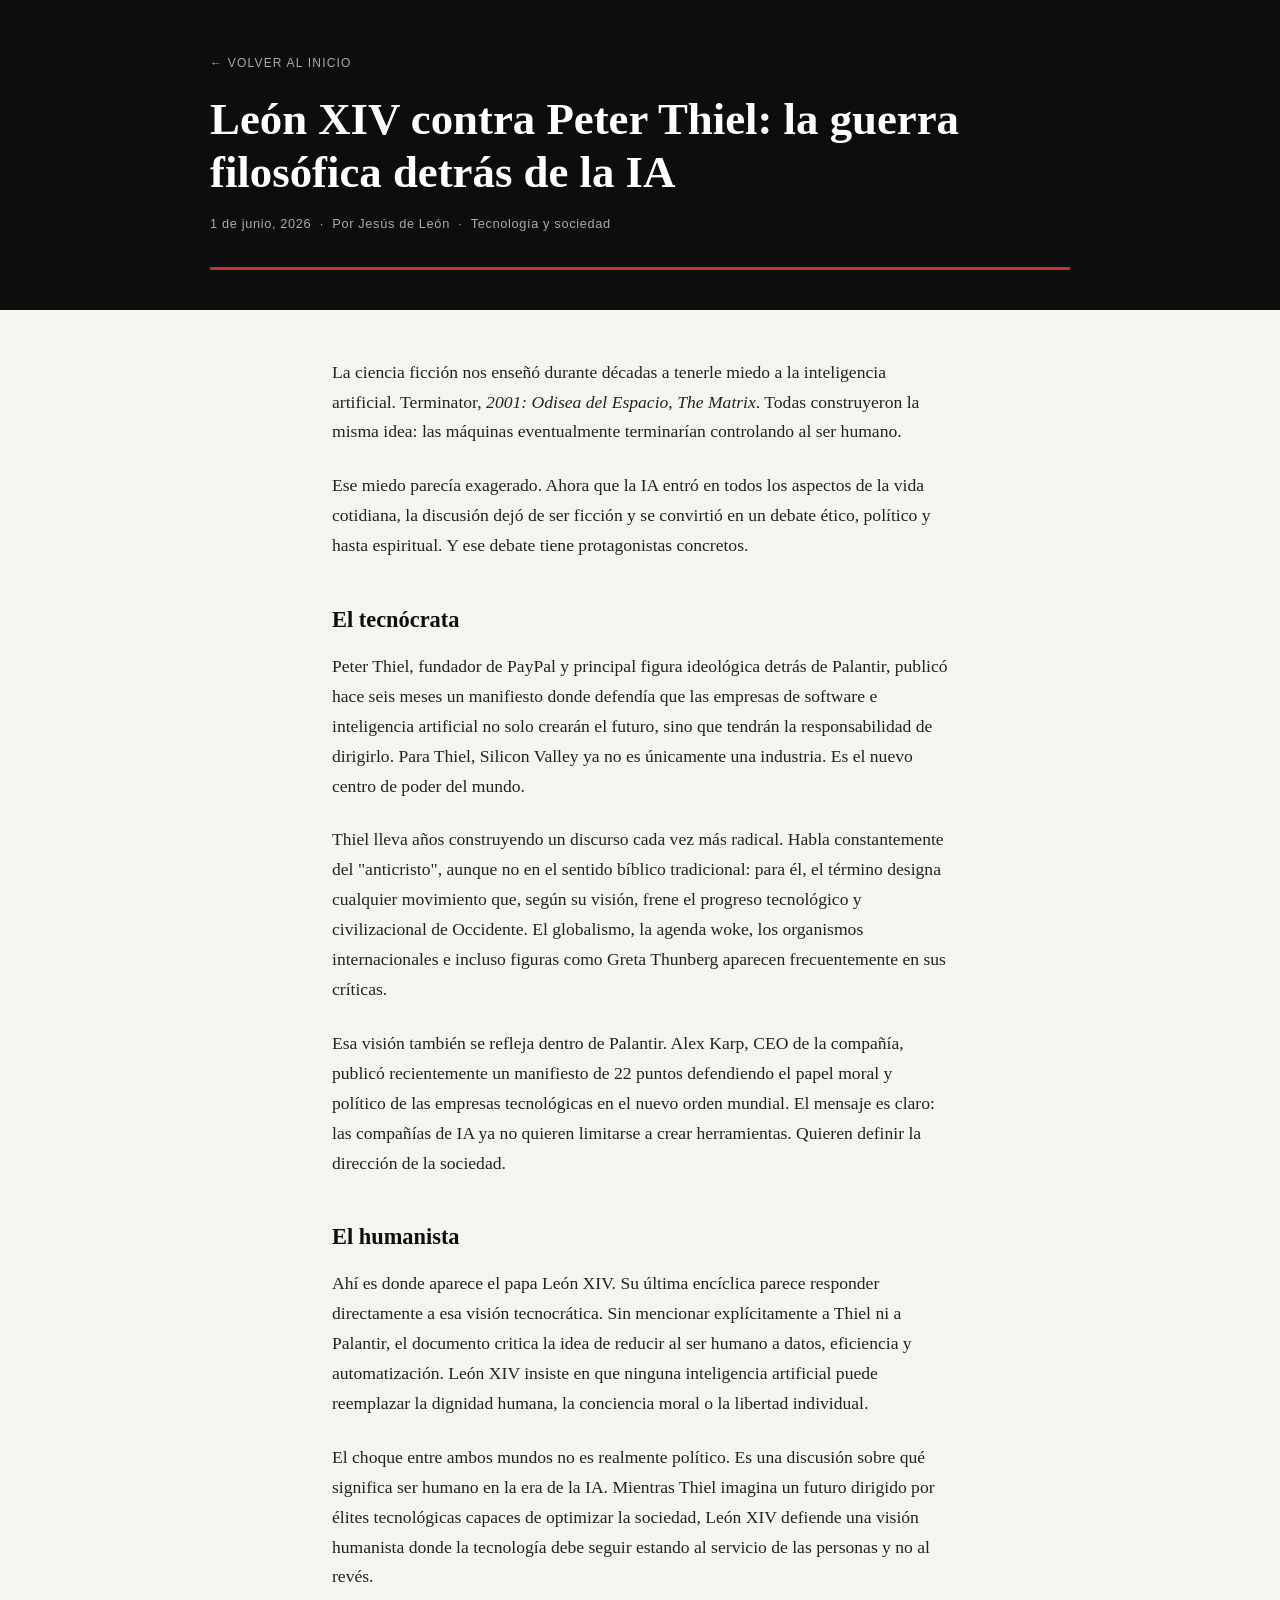
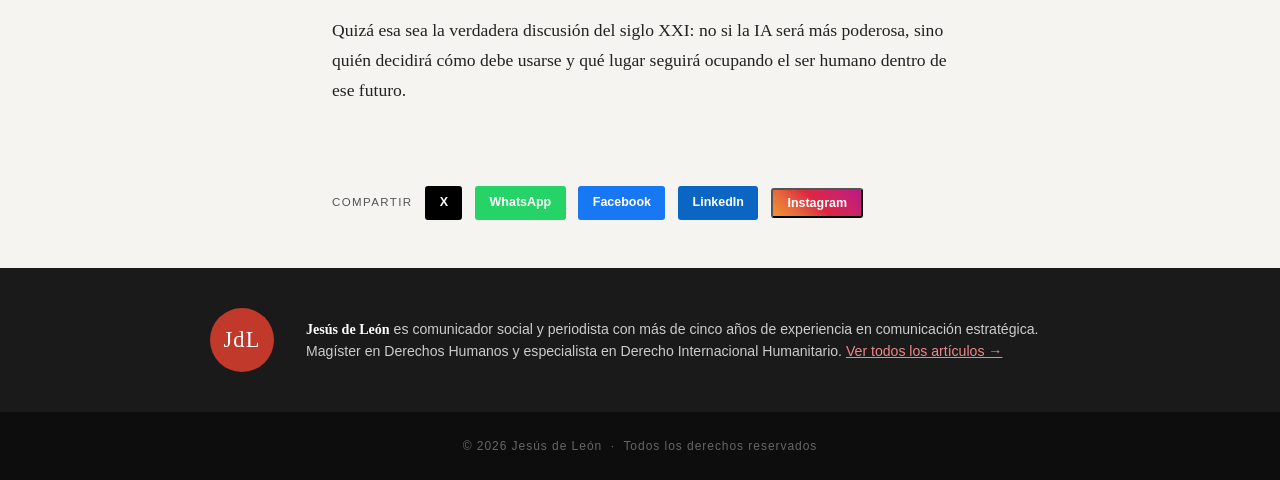
<file: articles/leon-xiv-peter-thiel-ia.html>
<!DOCTYPE html>
<html lang="es">
<head>
  <meta charset="UTF-8" />
  <meta name="viewport" content="width=device-width, initial-scale=1.0" />
  <title>León XIV contra Peter Thiel: la guerra filosófica detrás de la IA — Jesús de León</title>
  <link rel="stylesheet" href="../style.css" />
</head>
<body>

  <!-- HEADER DEL ARTÍCULO -->
  <div class="article-page-header">
    <div class="article-page-header-inner">
      <a href="../index.html" class="back-link">← Volver al inicio</a>
      <h1>León XIV contra Peter Thiel: la guerra filosófica detrás de la IA</h1>
      <div class="meta">1 de junio, 2026 &nbsp;·&nbsp; Por Jesús de León &nbsp;·&nbsp; Tecnología y sociedad</div>
    </div>
  </div>

  <!-- CUERPO DEL ARTÍCULO -->
  <div class="article-body">

    <p>
      La ciencia ficción nos enseñó durante décadas a tenerle miedo a la inteligencia artificial. Terminator, <em>2001: Odisea del Espacio</em>, <em>The Matrix</em>. Todas construyeron la misma idea: las máquinas eventualmente terminarían controlando al ser humano.
    </p>

    <p>
      Ese miedo parecía exagerado. Ahora que la IA entró en todos los aspectos de la vida cotidiana, la discusión dejó de ser ficción y se convirtió en un debate ético, político y hasta espiritual. Y ese debate tiene protagonistas concretos.
    </p>

    <h2>El tecnócrata</h2>

    <p>
      Peter Thiel, fundador de PayPal y principal figura ideológica detrás de Palantir, publicó hace seis meses un manifiesto donde defendía que las empresas de software e inteligencia artificial no solo crearán el futuro, sino que tendrán la responsabilidad de dirigirlo. Para Thiel, Silicon Valley ya no es únicamente una industria. Es el nuevo centro de poder del mundo.
    </p>

    <p>
      Thiel lleva años construyendo un discurso cada vez más radical. Habla constantemente del "anticristo", aunque no en el sentido bíblico tradicional: para él, el término designa cualquier movimiento que, según su visión, frene el progreso tecnológico y civilizacional de Occidente. El globalismo, la agenda woke, los organismos internacionales e incluso figuras como Greta Thunberg aparecen frecuentemente en sus críticas.
    </p>

    <p>
      Esa visión también se refleja dentro de Palantir. Alex Karp, CEO de la compañía, publicó recientemente un manifiesto de 22 puntos defendiendo el papel moral y político de las empresas tecnológicas en el nuevo orden mundial. El mensaje es claro: las compañías de IA ya no quieren limitarse a crear herramientas. Quieren definir la dirección de la sociedad.
    </p>

    <h2>El humanista</h2>

    <p>
      Ahí es donde aparece el papa León XIV. Su última encíclica parece responder directamente a esa visión tecnocrática. Sin mencionar explícitamente a Thiel ni a Palantir, el documento critica la idea de reducir al ser humano a datos, eficiencia y automatización. León XIV insiste en que ninguna inteligencia artificial puede reemplazar la dignidad humana, la conciencia moral o la libertad individual.
    </p>

    <p>
      El choque entre ambos mundos no es realmente político. Es una discusión sobre qué significa ser humano en la era de la IA. Mientras Thiel imagina un futuro dirigido por élites tecnológicas capaces de optimizar la sociedad, León XIV defiende una visión humanista donde la tecnología debe seguir estando al servicio de las personas y no al revés.
    </p>

    <p>
      Quizá esa sea la verdadera discusión del siglo XXI: no si la IA será más poderosa, sino quién decidirá cómo debe usarse y qué lugar seguirá ocupando el ser humano dentro de ese futuro.
    </p>

  </div>

  <!-- SHARE BUTTONS -->
  <div class="share-bar">
    <span>Compartir</span>
    <a class="share-btn x"        id="share-x"       href="#" target="_blank" rel="noopener">X</a>
    <a class="share-btn whatsapp" id="share-whatsapp" href="#" target="_blank" rel="noopener">WhatsApp</a>
    <a class="share-btn facebook" id="share-facebook" href="#" target="_blank" rel="noopener">Facebook</a>
    <a class="share-btn linkedin" id="share-linkedin" href="#" target="_blank" rel="noopener">LinkedIn</a>
    <button class="share-btn instagram" id="share-instagram" onclick="copyLink(this)">Instagram</button>
  </div>

  <script>
    (function() {
      var url   = encodeURIComponent(location.href);
      var title = encodeURIComponent(document.title);
      document.getElementById('share-x').href        = 'https://twitter.com/intent/tweet?url=' + url + '&text=' + title;
      document.getElementById('share-whatsapp').href  = 'https://api.whatsapp.com/send?text=' + title + '%20' + url;
      document.getElementById('share-facebook').href  = 'https://www.facebook.com/sharer/sharer.php?u=' + url;
      document.getElementById('share-linkedin').href  = 'https://www.linkedin.com/sharing/share-offsite/?url=' + url;
    })();

    function copyLink(btn) {
      navigator.clipboard.writeText(location.href).then(function() {
        var original = btn.textContent;
        btn.textContent = '¡Copiado!';
        setTimeout(function() { btn.textContent = original; }, 2000);
      });
    }
  </script>

  <!-- ABOUT STRIP -->
  <div class="about-strip">
    <div class="about-strip-inner">
      <div class="initials">JdL</div>
      <p>
        <strong>Jesús de León</strong> es comunicador social y periodista con más de cinco años de experiencia en comunicación estratégica. Magíster en Derechos Humanos y especialista en Derecho Internacional Humanitario.
        <a href="../index.html" style="color:#e88;">Ver todos los artículos →</a>
      </p>
    </div>
  </div>

  <!-- FOOTER -->
  <footer>
    &copy; <span id="year"></span> Jesús de León &nbsp;·&nbsp; Todos los derechos reservados
  </footer>

  <script>
    document.getElementById('year').textContent = new Date().getFullYear();
  </script>

</body>
</html>
</file>
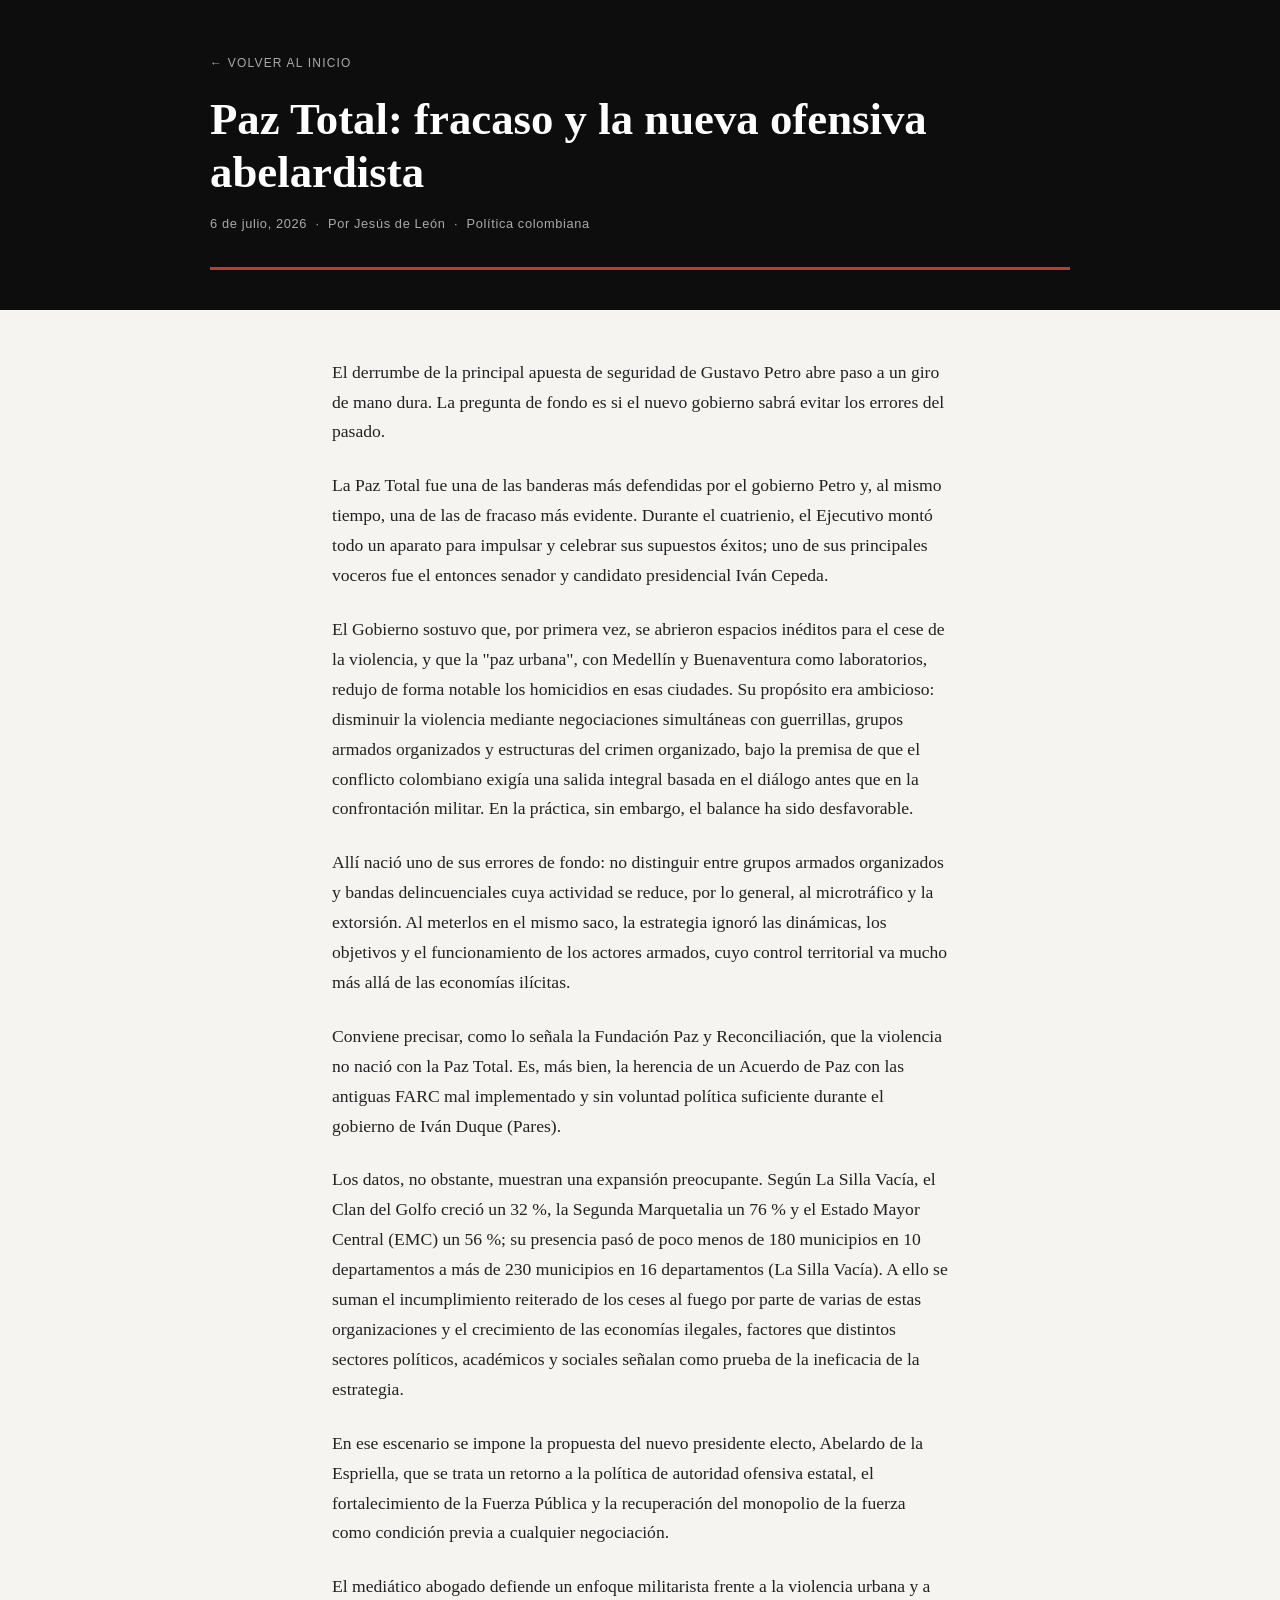
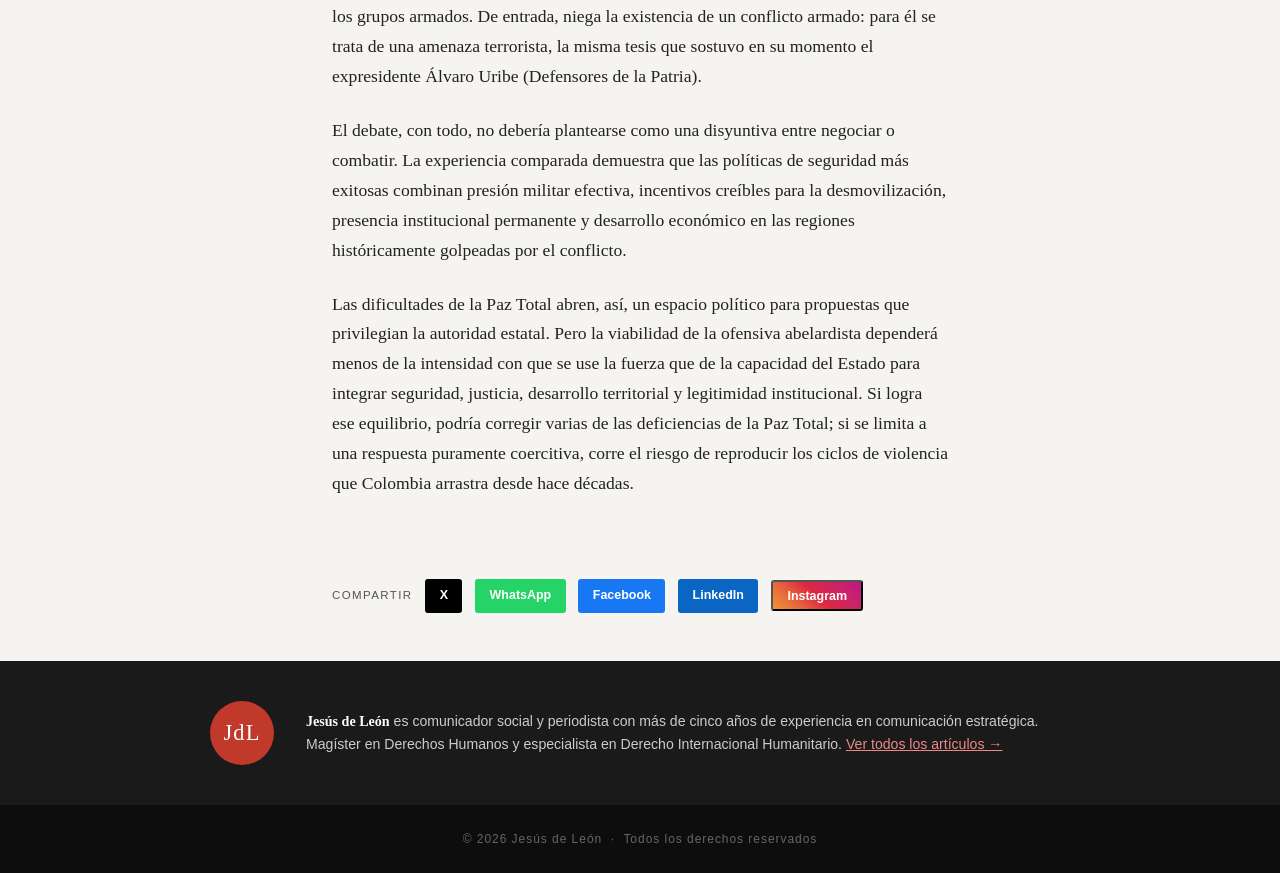
<file: articles/paz-total-fracaso-ofensiva-abelardista.html>
<!DOCTYPE html>
<html lang="es">
<head>
  <meta charset="UTF-8" />
  <meta name="viewport" content="width=device-width, initial-scale=1.0" />
  <title>Paz Total: fracaso y la nueva ofensiva abelardista — Jesús de León</title>
  <link rel="stylesheet" href="../style.css" />
</head>
<body>

  <!-- HEADER DEL ARTÍCULO -->
  <div class="article-page-header">
    <div class="article-page-header-inner">
      <a href="../index.html" class="back-link">← Volver al inicio</a>
      <h1>Paz Total: fracaso y la nueva ofensiva abelardista</h1>
      <div class="meta">6 de julio, 2026 &nbsp;·&nbsp; Por Jesús de León &nbsp;·&nbsp; Política colombiana</div>
    </div>
  </div>

  <!-- CUERPO DEL ARTÍCULO -->
  <div class="article-body">

    <p>
      El derrumbe de la principal apuesta de seguridad de Gustavo Petro abre paso a un giro de mano dura. La pregunta de fondo es si el nuevo gobierno sabrá evitar los errores del pasado.
    </p>

    <p>
      La Paz Total fue una de las banderas más defendidas por el gobierno Petro y, al mismo tiempo, una de las de fracaso más evidente. Durante el cuatrienio, el Ejecutivo montó todo un aparato para impulsar y celebrar sus supuestos éxitos; uno de sus principales voceros fue el entonces senador y candidato presidencial Iván Cepeda.
    </p>

    <p>
      El Gobierno sostuvo que, por primera vez, se abrieron espacios inéditos para el cese de la violencia, y que la "paz urbana", con Medellín y Buenaventura como laboratorios, redujo de forma notable los homicidios en esas ciudades. Su propósito era ambicioso: disminuir la violencia mediante negociaciones simultáneas con guerrillas, grupos armados organizados y estructuras del crimen organizado, bajo la premisa de que el conflicto colombiano exigía una salida integral basada en el diálogo antes que en la confrontación militar. En la práctica, sin embargo, el balance ha sido desfavorable.
    </p>

    <p>
      Allí nació uno de sus errores de fondo: no distinguir entre grupos armados organizados y bandas delincuenciales cuya actividad se reduce, por lo general, al microtráfico y la extorsión. Al meterlos en el mismo saco, la estrategia ignoró las dinámicas, los objetivos y el funcionamiento de los actores armados, cuyo control territorial va mucho más allá de las economías ilícitas.
    </p>

    <p>
      Conviene precisar, como lo señala la Fundación Paz y Reconciliación, que la violencia no nació con la Paz Total. Es, más bien, la herencia de un Acuerdo de Paz con las antiguas FARC mal implementado y sin voluntad política suficiente durante el gobierno de Iván Duque (Pares).
    </p>

    <p>
      Los datos, no obstante, muestran una expansión preocupante. Según La Silla Vacía, el Clan del Golfo creció un 32 %, la Segunda Marquetalia un 76 % y el Estado Mayor Central (EMC) un 56 %; su presencia pasó de poco menos de 180 municipios en 10 departamentos a más de 230 municipios en 16 departamentos (La Silla Vacía). A ello se suman el incumplimiento reiterado de los ceses al fuego por parte de varias de estas organizaciones y el crecimiento de las economías ilegales, factores que distintos sectores políticos, académicos y sociales señalan como prueba de la ineficacia de la estrategia.
    </p>

    <p>
      En ese escenario se impone la propuesta del nuevo presidente electo, Abelardo de la Espriella, que se trata un retorno a la política de autoridad ofensiva estatal, el fortalecimiento de la Fuerza Pública y la recuperación del monopolio de la fuerza como condición previa a cualquier negociación.
    </p>

    <p>
      El mediático abogado defiende un enfoque militarista frente a la violencia urbana y a los grupos armados. De entrada, niega la existencia de un conflicto armado: para él se trata de una amenaza terrorista, la misma tesis que sostuvo en su momento el expresidente Álvaro Uribe (Defensores de la Patria).
    </p>

    <p>
      El debate, con todo, no debería plantearse como una disyuntiva entre negociar o combatir. La experiencia comparada demuestra que las políticas de seguridad más exitosas combinan presión militar efectiva, incentivos creíbles para la desmovilización, presencia institucional permanente y desarrollo económico en las regiones históricamente golpeadas por el conflicto.
    </p>

    <p>
      Las dificultades de la Paz Total abren, así, un espacio político para propuestas que privilegian la autoridad estatal. Pero la viabilidad de la ofensiva abelardista dependerá menos de la intensidad con que se use la fuerza que de la capacidad del Estado para integrar seguridad, justicia, desarrollo territorial y legitimidad institucional. Si logra ese equilibrio, podría corregir varias de las deficiencias de la Paz Total; si se limita a una respuesta puramente coercitiva, corre el riesgo de reproducir los ciclos de violencia que Colombia arrastra desde hace décadas.
    </p>

  </div>

  <!-- SHARE BUTTONS -->
  <div class="share-bar">
    <span>Compartir</span>
    <a class="share-btn x"        id="share-x"       href="#" target="_blank" rel="noopener">X</a>
    <a class="share-btn whatsapp" id="share-whatsapp" href="#" target="_blank" rel="noopener">WhatsApp</a>
    <a class="share-btn facebook" id="share-facebook" href="#" target="_blank" rel="noopener">Facebook</a>
    <a class="share-btn linkedin" id="share-linkedin" href="#" target="_blank" rel="noopener">LinkedIn</a>
    <button class="share-btn instagram" id="share-instagram" onclick="copyLink(this)">Instagram</button>
  </div>

  <script>
    (function() {
      var url   = encodeURIComponent(location.href);
      var title = encodeURIComponent(document.title);
      document.getElementById('share-x').href        = 'https://twitter.com/intent/tweet?url=' + url + '&text=' + title;
      document.getElementById('share-whatsapp').href  = 'https://api.whatsapp.com/send?text=' + title + '%20' + url;
      document.getElementById('share-facebook').href  = 'https://www.facebook.com/sharer/sharer.php?u=' + url;
      document.getElementById('share-linkedin').href  = 'https://www.linkedin.com/sharing/share-offsite/?url=' + url;
    })();

    function copyLink(btn) {
      navigator.clipboard.writeText(location.href).then(function() {
        var original = btn.textContent;
        btn.textContent = '¡Copiado!';
        setTimeout(function() { btn.textContent = original; }, 2000);
      });
    }
  </script>

  <!-- ABOUT STRIP -->
  <div class="about-strip">
    <div class="about-strip-inner">
      <div class="initials">JdL</div>
      <p>
        <strong>Jesús de León</strong> es comunicador social y periodista con más de cinco años de experiencia en comunicación estratégica. Magíster en Derechos Humanos y especialista en Derecho Internacional Humanitario.
        <a href="../index.html" style="color:#e88;">Ver todos los artículos →</a>
      </p>
    </div>
  </div>

  <!-- FOOTER -->
  <footer>
    &copy; <span id="year"></span> Jesús de León &nbsp;·&nbsp; Todos los derechos reservados
  </footer>

  <script>
    document.getElementById('year').textContent = new Date().getFullYear();
  </script>

</body>
</html>
</file>
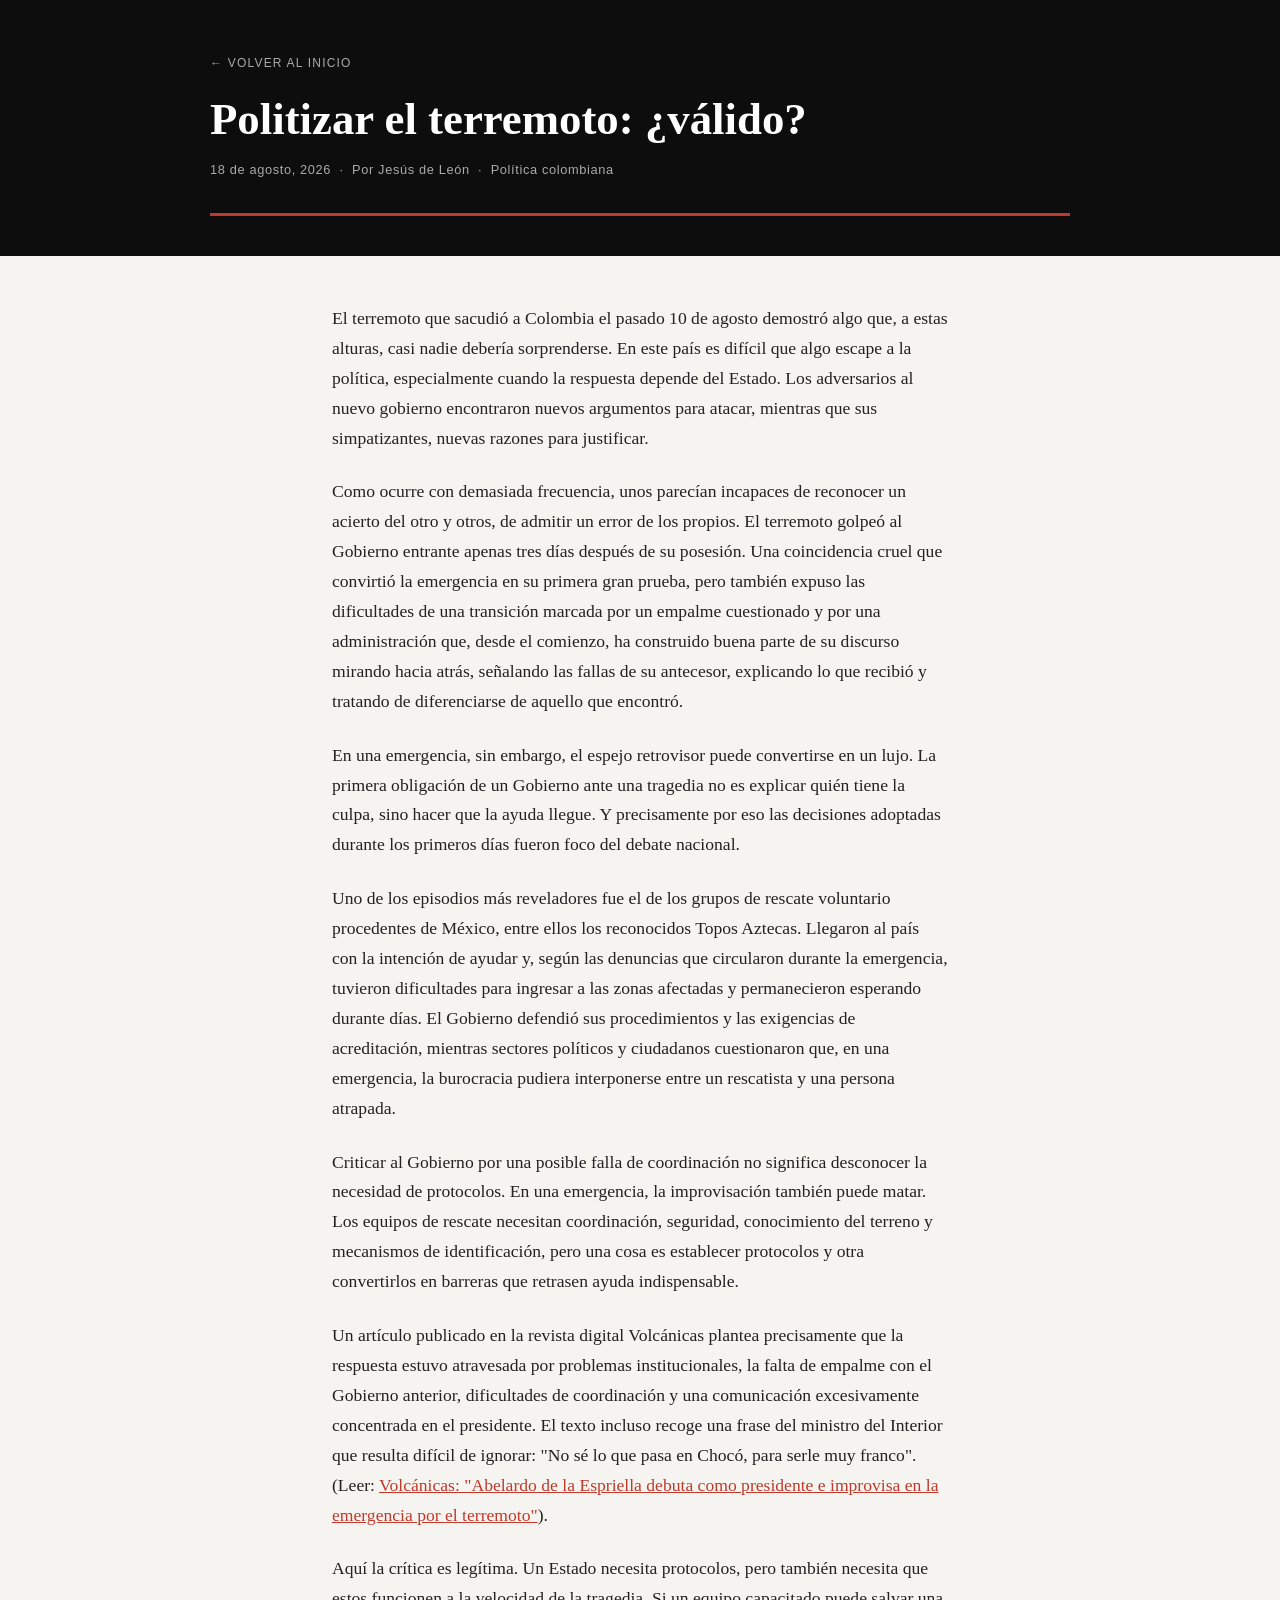
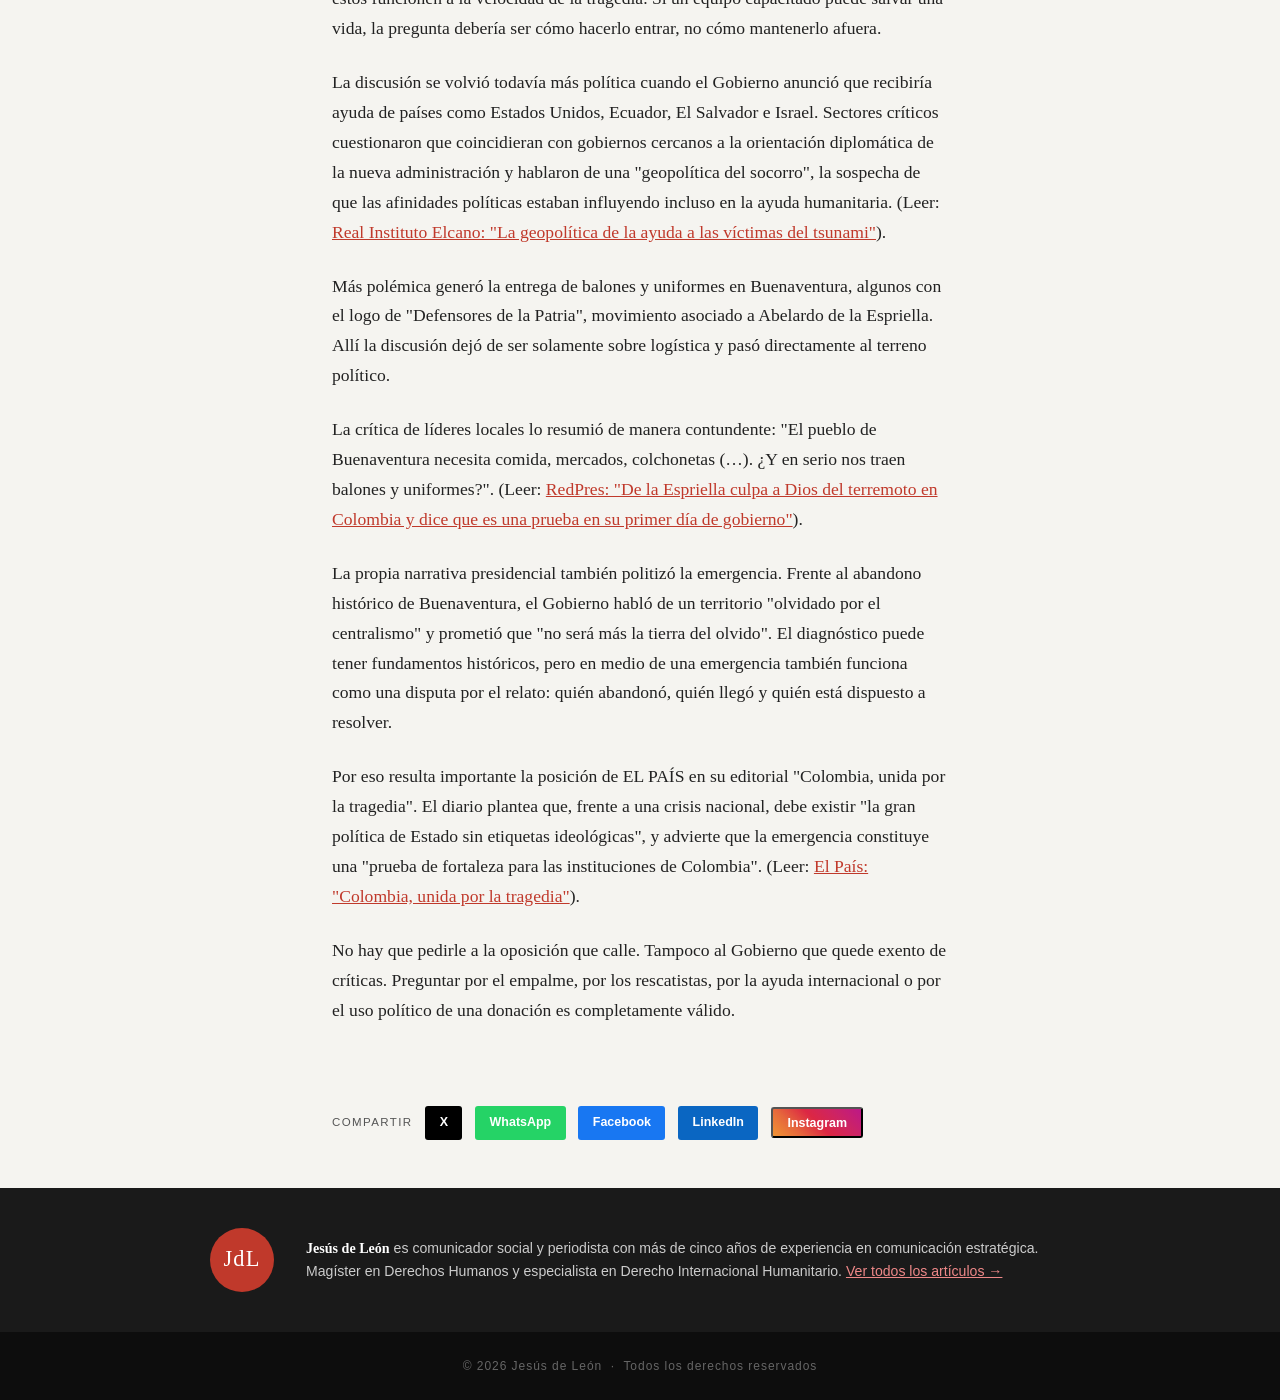
<file: articles/politizar-terremoto-valido.html>
<!DOCTYPE html>
<html lang="es">
<head>
  <meta charset="UTF-8" />
  <meta name="viewport" content="width=device-width, initial-scale=1.0" />
  <title>Politizar el terremoto: ¿válido? — Jesús de León</title>
  <link rel="stylesheet" href="../style.css" />
</head>
<body>

  <!-- HEADER DEL ARTÍCULO -->
  <div class="article-page-header">
    <div class="article-page-header-inner">
      <a href="../index.html" class="back-link">← Volver al inicio</a>
      <h1>Politizar el terremoto: ¿válido?</h1>
      <div class="meta">18 de agosto, 2026 &nbsp;·&nbsp; Por Jesús de León &nbsp;·&nbsp; Política colombiana</div>
    </div>
  </div>

  <!-- CUERPO DEL ARTÍCULO -->
  <div class="article-body">

    <p>
      El terremoto que sacudió a Colombia el pasado 10 de agosto demostró algo que, a estas alturas, casi nadie debería sorprenderse. En este país es difícil que algo escape a la política, especialmente cuando la respuesta depende del Estado. Los adversarios al nuevo gobierno encontraron nuevos argumentos para atacar, mientras que sus simpatizantes, nuevas razones para justificar.
    </p>

    <p>
      Como ocurre con demasiada frecuencia, unos parecían incapaces de reconocer un acierto del otro y otros, de admitir un error de los propios. El terremoto golpeó al Gobierno entrante apenas tres días después de su posesión. Una coincidencia cruel que convirtió la emergencia en su primera gran prueba, pero también expuso las dificultades de una transición marcada por un empalme cuestionado y por una administración que, desde el comienzo, ha construido buena parte de su discurso mirando hacia atrás, señalando las fallas de su antecesor, explicando lo que recibió y tratando de diferenciarse de aquello que encontró.
    </p>

    <p>
      En una emergencia, sin embargo, el espejo retrovisor puede convertirse en un lujo. La primera obligación de un Gobierno ante una tragedia no es explicar quién tiene la culpa, sino hacer que la ayuda llegue. Y precisamente por eso las decisiones adoptadas durante los primeros días fueron foco del debate nacional.
    </p>

    <p>
      Uno de los episodios más reveladores fue el de los grupos de rescate voluntario procedentes de México, entre ellos los reconocidos Topos Aztecas. Llegaron al país con la intención de ayudar y, según las denuncias que circularon durante la emergencia, tuvieron dificultades para ingresar a las zonas afectadas y permanecieron esperando durante días. El Gobierno defendió sus procedimientos y las exigencias de acreditación, mientras sectores políticos y ciudadanos cuestionaron que, en una emergencia, la burocracia pudiera interponerse entre un rescatista y una persona atrapada.
    </p>

    <p>
      Criticar al Gobierno por una posible falla de coordinación no significa desconocer la necesidad de protocolos. En una emergencia, la improvisación también puede matar. Los equipos de rescate necesitan coordinación, seguridad, conocimiento del terreno y mecanismos de identificación, pero una cosa es establecer protocolos y otra convertirlos en barreras que retrasen ayuda indispensable.
    </p>

    <p>
      Un artículo publicado en la revista digital Volcánicas plantea precisamente que la respuesta estuvo atravesada por problemas institucionales, la falta de empalme con el Gobierno anterior, dificultades de coordinación y una comunicación excesivamente concentrada en el presidente. El texto incluso recoge una frase del ministro del Interior que resulta difícil de ignorar: "No sé lo que pasa en Chocó, para serle muy franco". (Leer: <a href="https://volcanicas.com/abelardo-de-la-espriella-debuta-como-presidente-e-improvisa-en-la-emergencia-por-el-terremoto/" target="_blank" rel="noopener" style="color:#c0392b;">Volcánicas: "Abelardo de la Espriella debuta como presidente e improvisa en la emergencia por el terremoto"</a>).
    </p>

    <p>
      Aquí la crítica es legítima. Un Estado necesita protocolos, pero también necesita que estos funcionen a la velocidad de la tragedia. Si un equipo capacitado puede salvar una vida, la pregunta debería ser cómo hacerlo entrar, no cómo mantenerlo afuera.
    </p>

    <p>
      La discusión se volvió todavía más política cuando el Gobierno anunció que recibiría ayuda de países como Estados Unidos, Ecuador, El Salvador e Israel. Sectores críticos cuestionaron que coincidieran con gobiernos cercanos a la orientación diplomática de la nueva administración y hablaron de una "geopolítica del socorro", la sospecha de que las afinidades políticas estaban influyendo incluso en la ayuda humanitaria. (Leer: <a href="https://www.realinstitutoelcano.org/analisis/la-geopolitica-de-la-ayuda-a-las-victimas-del-tsunami-2/" target="_blank" rel="noopener" style="color:#c0392b;">Real Instituto Elcano: "La geopolítica de la ayuda a las víctimas del tsunami"</a>).
    </p>

    <p>
      Más polémica generó la entrega de balones y uniformes en Buenaventura, algunos con el logo de "Defensores de la Patria", movimiento asociado a Abelardo de la Espriella. Allí la discusión dejó de ser solamente sobre logística y pasó directamente al terreno político.
    </p>

    <p>
      La crítica de líderes locales lo resumió de manera contundente: "El pueblo de Buenaventura necesita comida, mercados, colchonetas (…). ¿Y en serio nos traen balones y uniformes?". (Leer: <a href="https://www.redpres.com/t44859-de-la-espriella-culpa-a-dios-del-terremoto-en-colombia-y-dice-que-es-una-prueba-en-su-primer-dia-de-gobierno" target="_blank" rel="noopener" style="color:#c0392b;">RedPres: "De la Espriella culpa a Dios del terremoto en Colombia y dice que es una prueba en su primer día de gobierno"</a>).
    </p>

    <p>
      La propia narrativa presidencial también politizó la emergencia. Frente al abandono histórico de Buenaventura, el Gobierno habló de un territorio "olvidado por el centralismo" y prometió que "no será más la tierra del olvido". El diagnóstico puede tener fundamentos históricos, pero en medio de una emergencia también funciona como una disputa por el relato: quién abandonó, quién llegó y quién está dispuesto a resolver.
    </p>

    <p>
      Por eso resulta importante la posición de EL PAÍS en su editorial "Colombia, unida por la tragedia". El diario plantea que, frente a una crisis nacional, debe existir "la gran política de Estado sin etiquetas ideológicas", y advierte que la emergencia constituye una "prueba de fortaleza para las instituciones de Colombia". (Leer: <a href="https://elpais.com/opinion/2026-08-12/colombia-unida-por-la-tragedia.html" target="_blank" rel="noopener" style="color:#c0392b;">El País: "Colombia, unida por la tragedia"</a>).
    </p>

    <p>
      No hay que pedirle a la oposición que calle. Tampoco al Gobierno que quede exento de críticas. Preguntar por el empalme, por los rescatistas, por la ayuda internacional o por el uso político de una donación es completamente válido.
    </p>

  </div>

  <!-- SHARE BUTTONS -->
  <div class="share-bar">
    <span>Compartir</span>
    <a class="share-btn x"        id="share-x"       href="#" target="_blank" rel="noopener">X</a>
    <a class="share-btn whatsapp" id="share-whatsapp" href="#" target="_blank" rel="noopener">WhatsApp</a>
    <a class="share-btn facebook" id="share-facebook" href="#" target="_blank" rel="noopener">Facebook</a>
    <a class="share-btn linkedin" id="share-linkedin" href="#" target="_blank" rel="noopener">LinkedIn</a>
    <button class="share-btn instagram" id="share-instagram" onclick="copyLink(this)">Instagram</button>
  </div>

  <script>
    (function() {
      var url   = encodeURIComponent(location.href);
      var title = encodeURIComponent(document.title);
      document.getElementById('share-x').href        = 'https://twitter.com/intent/tweet?url=' + url + '&text=' + title;
      document.getElementById('share-whatsapp').href  = 'https://api.whatsapp.com/send?text=' + title + '%20' + url;
      document.getElementById('share-facebook').href  = 'https://www.facebook.com/sharer/sharer.php?u=' + url;
      document.getElementById('share-linkedin').href  = 'https://www.linkedin.com/sharing/share-offsite/?url=' + url;
    })();

    function copyLink(btn) {
      navigator.clipboard.writeText(location.href).then(function() {
        var original = btn.textContent;
        btn.textContent = '¡Copiado!';
        setTimeout(function() { btn.textContent = original; }, 2000);
      });
    }
  </script>

  <!-- ABOUT STRIP -->
  <div class="about-strip">
    <div class="about-strip-inner">
      <div class="initials">JdL</div>
      <p>
        <strong>Jesús de León</strong> es comunicador social y periodista con más de cinco años de experiencia en comunicación estratégica. Magíster en Derechos Humanos y especialista en Derecho Internacional Humanitario.
        <a href="../index.html" style="color:#e88;">Ver todos los artículos →</a>
      </p>
    </div>
  </div>

  <!-- FOOTER -->
  <footer>
    &copy; <span id="year"></span> Jesús de León &nbsp;·&nbsp; Todos los derechos reservados
  </footer>

  <script>
    document.getElementById('year').textContent = new Date().getFullYear();
  </script>

</body>
</html>
</file>
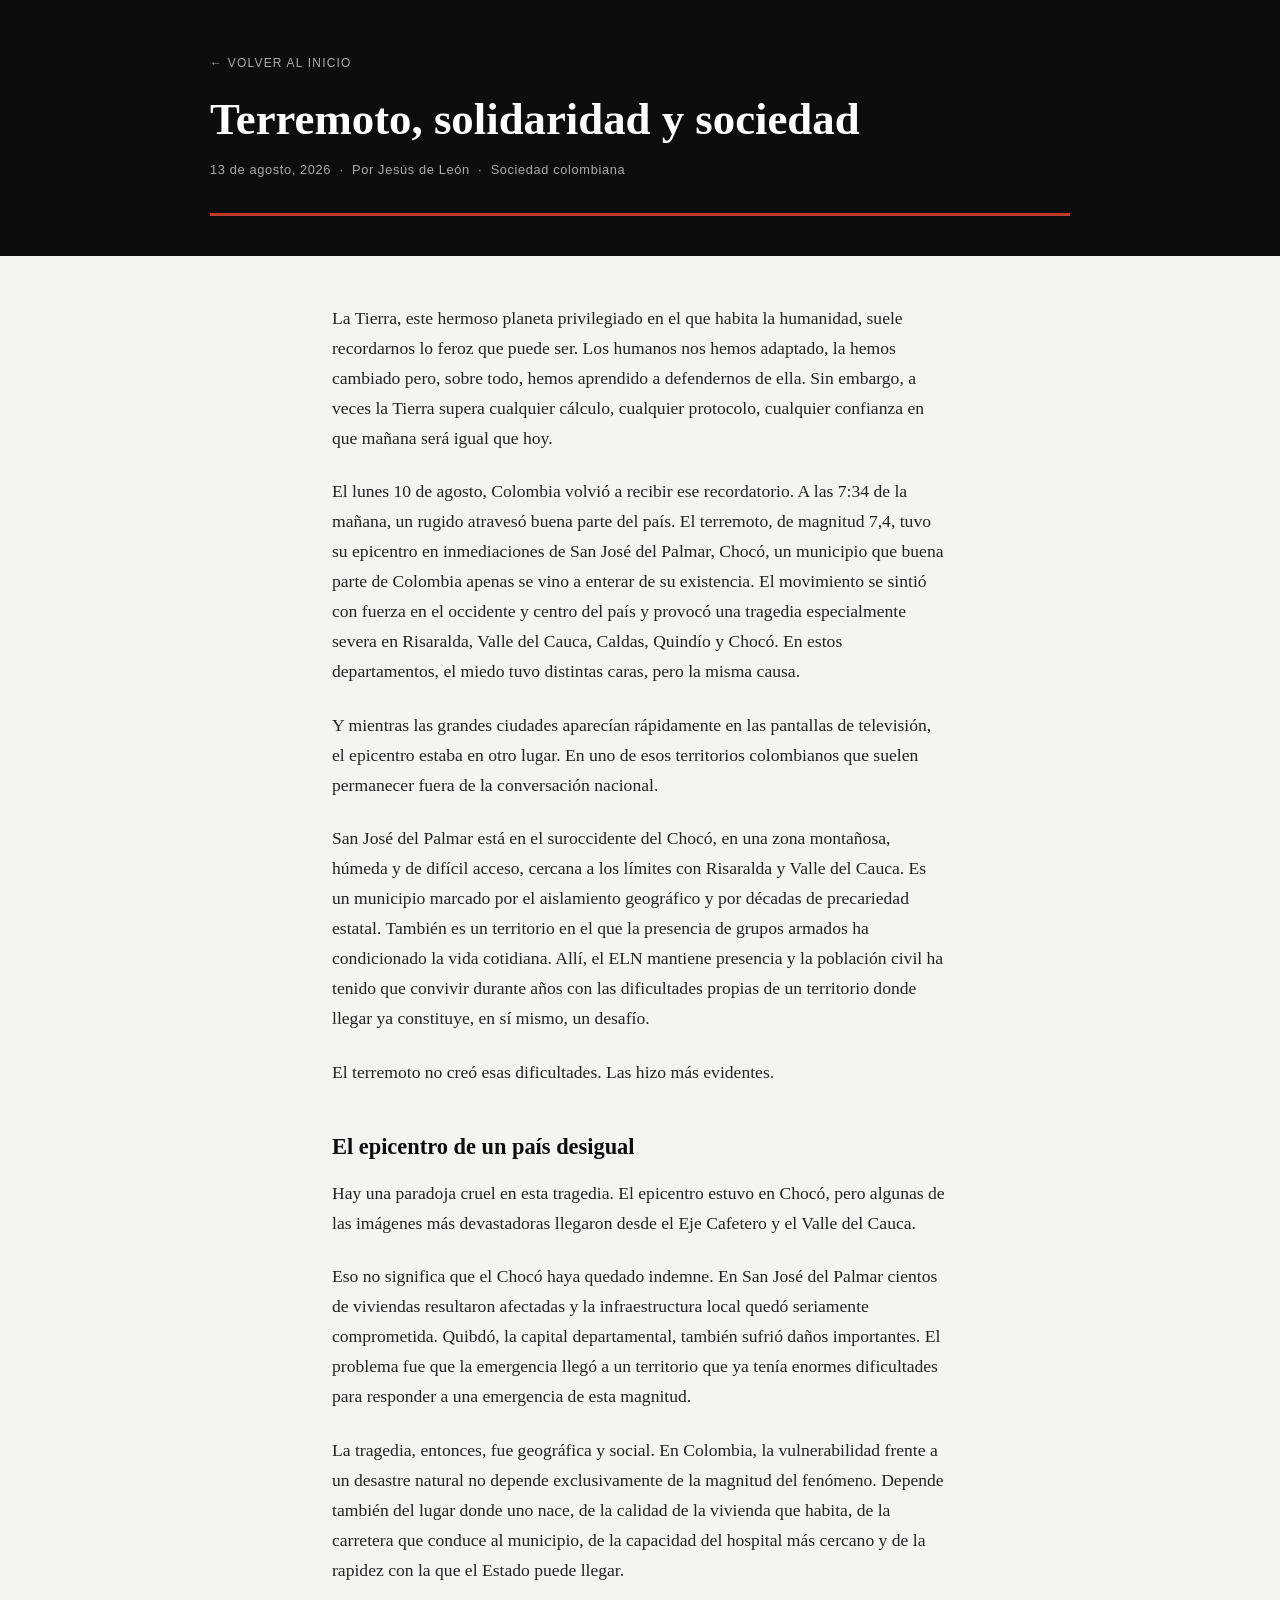
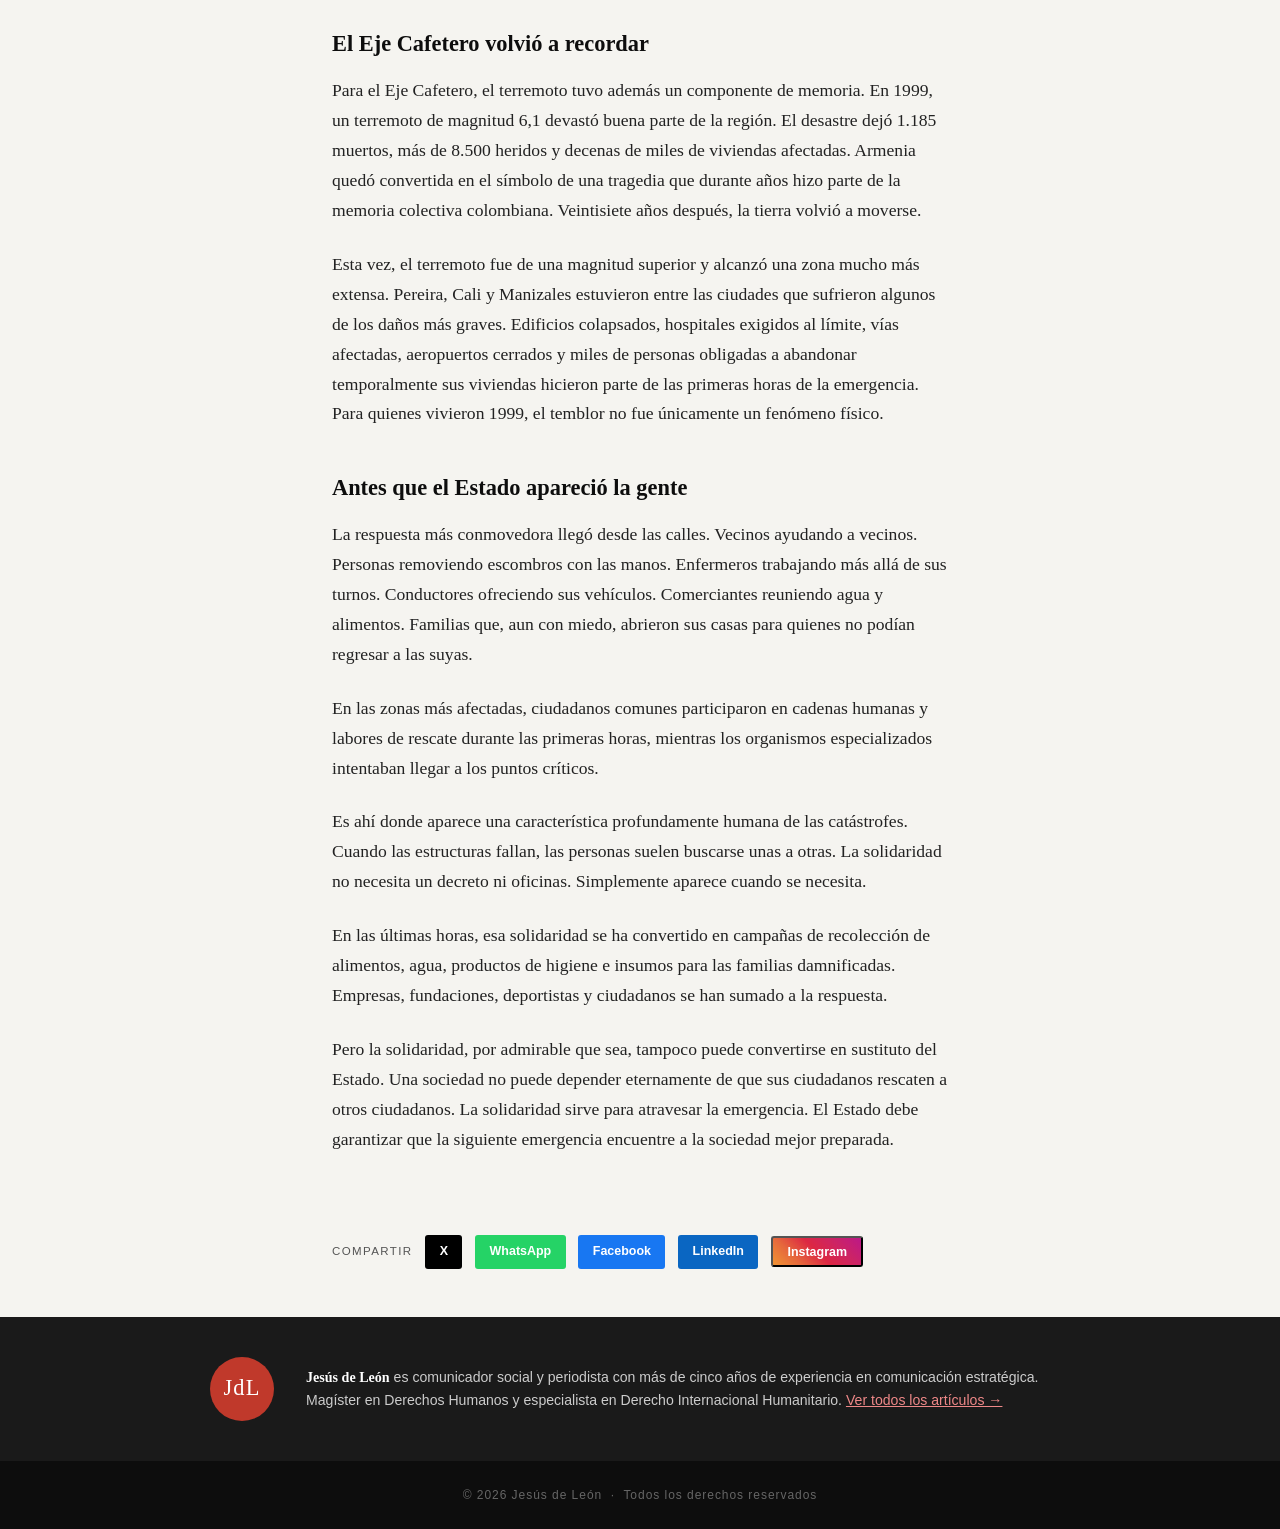
<file: articles/terremoto-solidaridad-sociedad.html>
<!DOCTYPE html>
<html lang="es">
<head>
  <meta charset="UTF-8" />
  <meta name="viewport" content="width=device-width, initial-scale=1.0" />
  <title>Terremoto, solidaridad y sociedad — Jesús de León</title>
  <link rel="stylesheet" href="../style.css" />
</head>
<body>

  <!-- HEADER DEL ARTÍCULO -->
  <div class="article-page-header">
    <div class="article-page-header-inner">
      <a href="../index.html" class="back-link">← Volver al inicio</a>
      <h1>Terremoto, solidaridad y sociedad</h1>
      <div class="meta">13 de agosto, 2026 &nbsp;·&nbsp; Por Jesús de León &nbsp;·&nbsp; Sociedad colombiana</div>
    </div>
  </div>

  <!-- CUERPO DEL ARTÍCULO -->
  <div class="article-body">

    <p>
      La Tierra, este hermoso planeta privilegiado en el que habita la humanidad, suele recordarnos lo feroz que puede ser. Los humanos nos hemos adaptado, la hemos cambiado pero, sobre todo, hemos aprendido a defendernos de ella. Sin embargo, a veces la Tierra supera cualquier cálculo, cualquier protocolo, cualquier confianza en que mañana será igual que hoy.
    </p>

    <p>
      El lunes 10 de agosto, Colombia volvió a recibir ese recordatorio. A las 7:34 de la mañana, un rugido atravesó buena parte del país. El terremoto, de magnitud 7,4, tuvo su epicentro en inmediaciones de San José del Palmar, Chocó, un municipio que buena parte de Colombia apenas se vino a enterar de su existencia. El movimiento se sintió con fuerza en el occidente y centro del país y provocó una tragedia especialmente severa en Risaralda, Valle del Cauca, Caldas, Quindío y Chocó. En estos departamentos, el miedo tuvo distintas caras, pero la misma causa.
    </p>

    <p>
      Y mientras las grandes ciudades aparecían rápidamente en las pantallas de televisión, el epicentro estaba en otro lugar. En uno de esos territorios colombianos que suelen permanecer fuera de la conversación nacional.
    </p>

    <p>
      San José del Palmar está en el suroccidente del Chocó, en una zona montañosa, húmeda y de difícil acceso, cercana a los límites con Risaralda y Valle del Cauca. Es un municipio marcado por el aislamiento geográfico y por décadas de precariedad estatal. También es un territorio en el que la presencia de grupos armados ha condicionado la vida cotidiana. Allí, el ELN mantiene presencia y la población civil ha tenido que convivir durante años con las dificultades propias de un territorio donde llegar ya constituye, en sí mismo, un desafío.
    </p>

    <p>
      El terremoto no creó esas dificultades. Las hizo más evidentes.
    </p>

    <h2>El epicentro de un país desigual</h2>

    <p>
      Hay una paradoja cruel en esta tragedia. El epicentro estuvo en Chocó, pero algunas de las imágenes más devastadoras llegaron desde el Eje Cafetero y el Valle del Cauca.
    </p>

    <p>
      Eso no significa que el Chocó haya quedado indemne. En San José del Palmar cientos de viviendas resultaron afectadas y la infraestructura local quedó seriamente comprometida. Quibdó, la capital departamental, también sufrió daños importantes. El problema fue que la emergencia llegó a un territorio que ya tenía enormes dificultades para responder a una emergencia de esta magnitud.
    </p>

    <p>
      La tragedia, entonces, fue geográfica y social. En Colombia, la vulnerabilidad frente a un desastre natural no depende exclusivamente de la magnitud del fenómeno. Depende también del lugar donde uno nace, de la calidad de la vivienda que habita, de la carretera que conduce al municipio, de la capacidad del hospital más cercano y de la rapidez con la que el Estado puede llegar.
    </p>

    <h2>El Eje Cafetero volvió a recordar</h2>

    <p>
      Para el Eje Cafetero, el terremoto tuvo además un componente de memoria. En 1999, un terremoto de magnitud 6,1 devastó buena parte de la región. El desastre dejó 1.185 muertos, más de 8.500 heridos y decenas de miles de viviendas afectadas. Armenia quedó convertida en el símbolo de una tragedia que durante años hizo parte de la memoria colectiva colombiana. Veintisiete años después, la tierra volvió a moverse.
    </p>

    <p>
      Esta vez, el terremoto fue de una magnitud superior y alcanzó una zona mucho más extensa. Pereira, Cali y Manizales estuvieron entre las ciudades que sufrieron algunos de los daños más graves. Edificios colapsados, hospitales exigidos al límite, vías afectadas, aeropuertos cerrados y miles de personas obligadas a abandonar temporalmente sus viviendas hicieron parte de las primeras horas de la emergencia. Para quienes vivieron 1999, el temblor no fue únicamente un fenómeno físico.
    </p>

    <h2>Antes que el Estado apareció la gente</h2>

    <p>
      La respuesta más conmovedora llegó desde las calles. Vecinos ayudando a vecinos. Personas removiendo escombros con las manos. Enfermeros trabajando más allá de sus turnos. Conductores ofreciendo sus vehículos. Comerciantes reuniendo agua y alimentos. Familias que, aun con miedo, abrieron sus casas para quienes no podían regresar a las suyas.
    </p>

    <p>
      En las zonas más afectadas, ciudadanos comunes participaron en cadenas humanas y labores de rescate durante las primeras horas, mientras los organismos especializados intentaban llegar a los puntos críticos.
    </p>

    <p>
      Es ahí donde aparece una característica profundamente humana de las catástrofes. Cuando las estructuras fallan, las personas suelen buscarse unas a otras. La solidaridad no necesita un decreto ni oficinas. Simplemente aparece cuando se necesita.
    </p>

    <p>
      En las últimas horas, esa solidaridad se ha convertido en campañas de recolección de alimentos, agua, productos de higiene e insumos para las familias damnificadas. Empresas, fundaciones, deportistas y ciudadanos se han sumado a la respuesta.
    </p>

    <p>
      Pero la solidaridad, por admirable que sea, tampoco puede convertirse en sustituto del Estado. Una sociedad no puede depender eternamente de que sus ciudadanos rescaten a otros ciudadanos. La solidaridad sirve para atravesar la emergencia. El Estado debe garantizar que la siguiente emergencia encuentre a la sociedad mejor preparada.
    </p>

  </div>

  <!-- SHARE BUTTONS -->
  <div class="share-bar">
    <span>Compartir</span>
    <a class="share-btn x"        id="share-x"       href="#" target="_blank" rel="noopener">X</a>
    <a class="share-btn whatsapp" id="share-whatsapp" href="#" target="_blank" rel="noopener">WhatsApp</a>
    <a class="share-btn facebook" id="share-facebook" href="#" target="_blank" rel="noopener">Facebook</a>
    <a class="share-btn linkedin" id="share-linkedin" href="#" target="_blank" rel="noopener">LinkedIn</a>
    <button class="share-btn instagram" id="share-instagram" onclick="copyLink(this)">Instagram</button>
  </div>

  <script>
    (function() {
      var url   = encodeURIComponent(location.href);
      var title = encodeURIComponent(document.title);
      document.getElementById('share-x').href        = 'https://twitter.com/intent/tweet?url=' + url + '&text=' + title;
      document.getElementById('share-whatsapp').href  = 'https://api.whatsapp.com/send?text=' + title + '%20' + url;
      document.getElementById('share-facebook').href  = 'https://www.facebook.com/sharer/sharer.php?u=' + url;
      document.getElementById('share-linkedin').href  = 'https://www.linkedin.com/sharing/share-offsite/?url=' + url;
    })();

    function copyLink(btn) {
      navigator.clipboard.writeText(location.href).then(function() {
        var original = btn.textContent;
        btn.textContent = '¡Copiado!';
        setTimeout(function() { btn.textContent = original; }, 2000);
      });
    }
  </script>

  <!-- ABOUT STRIP -->
  <div class="about-strip">
    <div class="about-strip-inner">
      <div class="initials">JdL</div>
      <p>
        <strong>Jesús de León</strong> es comunicador social y periodista con más de cinco años de experiencia en comunicación estratégica. Magíster en Derechos Humanos y especialista en Derecho Internacional Humanitario.
        <a href="../index.html" style="color:#e88;">Ver todos los artículos →</a>
      </p>
    </div>
  </div>

  <!-- FOOTER -->
  <footer>
    &copy; <span id="year"></span> Jesús de León &nbsp;·&nbsp; Todos los derechos reservados
  </footer>

  <script>
    document.getElementById('year').textContent = new Date().getFullYear();
  </script>

</body>
</html>
</file>
<file: style.css>
*, *::before, *::after { box-sizing: border-box; margin: 0; padding: 0; }

:root {
  --black: #0d0d0d;
  --dark: #1a1a1a;
  --gray: #555;
  --light-gray: #e8e8e8;
  --off-white: #f5f4f0;
  --accent: #c0392b;
  --font-serif: Georgia, 'Times New Roman', serif;
  --font-sans: 'Helvetica Neue', Arial, sans-serif;
}

body {
  background: var(--off-white);
  color: var(--black);
  font-family: var(--font-serif);
  line-height: 1.7;
}

/* ── HEADER ── */
header {
  background: var(--black);
  color: #fff;
  padding: 0 2rem;
}

.header-inner {
  max-width: 860px;
  margin: 0 auto;
  display: flex;
  flex-direction: column;
  align-items: center;
  padding: 3rem 0 2rem;
  border-bottom: 3px solid var(--accent);
}

header h1 {
  font-family: var(--font-serif);
  font-size: clamp(2rem, 5vw, 3.2rem);
  letter-spacing: 0.04em;
  text-transform: uppercase;
}

header .tagline {
  font-family: var(--font-sans);
  font-size: 0.85rem;
  letter-spacing: 0.15em;
  text-transform: uppercase;
  color: #aaa;
  margin-top: 0.4rem;
}

/* ── NAV ── */
nav {
  background: var(--black);
  padding: 0 2rem;
}

nav ul {
  max-width: 860px;
  margin: 0 auto;
  list-style: none;
  display: flex;
  gap: 2rem;
  padding: 0.9rem 0;
}

nav a {
  color: #ccc;
  text-decoration: none;
  font-family: var(--font-sans);
  font-size: 0.8rem;
  letter-spacing: 0.12em;
  text-transform: uppercase;
  transition: color 0.2s;
}

nav a:hover { color: var(--accent); }

/* ── LAYOUT ── */
main {
  max-width: 860px;
  margin: 0 auto;
  padding: 3rem 2rem;
}

/* ── FEATURED ARTICLE ── */
.featured {
  border-bottom: 2px solid var(--black);
  padding-bottom: 2.5rem;
  margin-bottom: 2.5rem;
}

.featured .label {
  font-family: var(--font-sans);
  font-size: 0.72rem;
  letter-spacing: 0.2em;
  text-transform: uppercase;
  color: var(--accent);
  font-weight: 700;
  margin-bottom: 0.6rem;
}

.featured h2 {
  font-size: clamp(1.6rem, 4vw, 2.4rem);
  line-height: 1.25;
  margin-bottom: 0.8rem;
}

.featured h2 a {
  color: var(--black);
  text-decoration: none;
  transition: color 0.2s;
}

.featured h2 a:hover { color: var(--accent); }

.featured .meta {
  font-family: var(--font-sans);
  font-size: 0.78rem;
  color: var(--gray);
  margin-bottom: 1rem;
  letter-spacing: 0.05em;
}

.featured p {
  font-size: 1.1rem;
  color: #333;
  max-width: 640px;
}

.read-more {
  display: inline-block;
  margin-top: 1.2rem;
  font-family: var(--font-sans);
  font-size: 0.78rem;
  letter-spacing: 0.12em;
  text-transform: uppercase;
  color: var(--accent);
  text-decoration: none;
  border-bottom: 1px solid var(--accent);
  padding-bottom: 1px;
  transition: opacity 0.2s;
}

.read-more:hover { opacity: 0.7; }

/* ── ARTICLE LIST ── */
.section-title {
  font-family: var(--font-sans);
  font-size: 0.72rem;
  letter-spacing: 0.2em;
  text-transform: uppercase;
  color: var(--gray);
  border-bottom: 1px solid var(--light-gray);
  padding-bottom: 0.5rem;
  margin-bottom: 1.5rem;
}

.article-list {
  display: flex;
  flex-direction: column;
  gap: 0;
}

.article-item {
  display: grid;
  grid-template-columns: 80px 1fr;
  gap: 1.2rem;
  padding: 1.4rem 0;
  border-bottom: 1px solid var(--light-gray);
  align-items: start;
}

.article-item .date-block {
  font-family: var(--font-sans);
  font-size: 0.72rem;
  color: var(--gray);
  text-align: center;
  padding-top: 0.2rem;
  letter-spacing: 0.05em;
  line-height: 1.4;
}

.article-item .date-block .day {
  display: block;
  font-size: 1.6rem;
  font-weight: 700;
  color: var(--black);
  line-height: 1;
}

.article-item h3 {
  font-size: 1.05rem;
  margin-bottom: 0.3rem;
  line-height: 1.35;
}

.article-item h3 a {
  color: var(--black);
  text-decoration: none;
  transition: color 0.2s;
}

.article-item h3 a:hover { color: var(--accent); }

.article-item .snippet {
  font-family: var(--font-sans);
  font-size: 0.85rem;
  color: var(--gray);
  line-height: 1.5;
}

.article-item .tag {
  display: inline-block;
  font-family: var(--font-sans);
  font-size: 0.65rem;
  letter-spacing: 0.12em;
  text-transform: uppercase;
  color: var(--accent);
  margin-bottom: 0.3rem;
}

/* ── TAGS ── */
.cv-tags { display: flex; flex-wrap: wrap; gap: 0.5rem; margin-bottom: 1rem; }
.cv-tags span { background: #f5f5f5; border: 1px solid #e0e0e0; border-radius: 3px; padding: 0.2rem 0.6rem; font-size: 0.82rem; color: #444; font-family: var(--font-sans); }

/* ── ABOUT STRIP ── */
.about-strip {
  background: var(--dark);
  color: #ccc;
  padding: 2.5rem 2rem;
  margin-top: 3rem;
}

.about-strip-inner {
  max-width: 860px;
  margin: 0 auto;
  display: flex;
  gap: 2rem;
  align-items: center;
}

.about-strip .initials {
  flex-shrink: 0;
  width: 64px;
  height: 64px;
  border-radius: 50%;
  background: var(--accent);
  display: flex;
  align-items: center;
  justify-content: center;
  font-family: var(--font-serif);
  font-size: 1.4rem;
  color: #fff;
  letter-spacing: 0.05em;
}

.about-strip p {
  font-family: var(--font-sans);
  font-size: 0.88rem;
  line-height: 1.6;
}

.about-strip strong {
  color: #fff;
  font-family: var(--font-serif);
}

/* ── FOOTER ── */
footer {
  background: var(--black);
  color: #666;
  text-align: center;
  padding: 1.5rem 2rem;
  font-family: var(--font-sans);
  font-size: 0.75rem;
  letter-spacing: 0.08em;
}

/* ── ARTICLE PAGE ── */
.article-page-header {
  background: var(--black);
  color: #fff;
  padding: 3rem 2rem 2.5rem;
}

.article-page-header-inner {
  max-width: 860px;
  margin: 0 auto;
  border-bottom: 3px solid var(--accent);
  padding-bottom: 2rem;
}

.article-page-header .back-link {
  font-family: var(--font-sans);
  font-size: 0.75rem;
  letter-spacing: 0.1em;
  text-transform: uppercase;
  color: #aaa;
  text-decoration: none;
  display: inline-block;
  margin-bottom: 1.2rem;
  transition: color 0.2s;
}

.article-page-header .back-link:hover { color: var(--accent); }

.article-page-header h1 {
  font-size: clamp(1.8rem, 4vw, 2.8rem);
  line-height: 1.2;
  margin-bottom: 0.8rem;
}

.article-page-header .meta {
  font-family: var(--font-sans);
  font-size: 0.8rem;
  color: #aaa;
  letter-spacing: 0.05em;
}

.article-body {
  max-width: 680px;
  margin: 3rem auto 5rem;
  padding: 0 2rem;
  font-size: 1.1rem;
  color: #222;
}

.article-body p { margin-bottom: 1.5rem; }

.article-body h2 {
  font-size: 1.4rem;
  margin: 2.5rem 0 0.8rem;
  color: var(--black);
}

.article-body blockquote {
  border-left: 3px solid var(--accent);
  margin: 2rem 0;
  padding: 0.5rem 0 0.5rem 1.5rem;
  font-style: italic;
  color: var(--gray);
}

/* ── CONTACT SECTION ── */
.contact-section {
  background: #fff;
  padding: 3rem 2rem;
  border-top: 1px solid var(--light-gray);
}

.contact-inner {
  max-width: 860px;
  margin: 0 auto;
}

.contact-links {
  display: flex;
  flex-wrap: wrap;
  gap: 1.5rem;
}

.contact-links a {
  font-family: var(--font-sans);
  font-size: 0.9rem;
  color: var(--black);
  text-decoration: none;
  transition: color 0.2s;
}

.contact-links a:hover { color: var(--accent); }

/* ── SHARE BUTTONS ── */
.share-bar {
  max-width: 680px;
  margin: 0 auto 3rem;
  padding: 0 2rem;
  display: flex;
  align-items: center;
  gap: 0.8rem;
  flex-wrap: wrap;
}

.share-bar span {
  font-family: var(--font-sans);
  font-size: 0.72rem;
  letter-spacing: 0.12em;
  text-transform: uppercase;
  color: var(--gray);
}

.share-btn {
  display: inline-flex;
  align-items: center;
  gap: 0.4rem;
  padding: 0.4rem 0.9rem;
  border-radius: 3px;
  font-family: var(--font-sans);
  font-size: 0.78rem;
  font-weight: 600;
  text-decoration: none;
  transition: opacity 0.2s;
}

.share-btn:hover { opacity: 0.8; }
.share-btn.x        { background: #000;    color: #fff; }
.share-btn.whatsapp { background: #25D366; color: #fff; }
.share-btn.facebook { background: #1877F2; color: #fff; }
.share-btn.linkedin { background: #0A66C2; color: #fff; }
.share-btn.instagram { background: linear-gradient(45deg, #f09433, #e6683c, #dc2743, #cc2366, #bc1888); color: #fff; }

/* ── RESPONSIVE ── */
@media (max-width: 540px) {
  .article-item { grid-template-columns: 1fr; }
  .article-item .date-block { display: flex; gap: 0.4rem; align-items: baseline; text-align: left; }
  .article-item .date-block .day { font-size: 1rem; }
  .about-strip-inner { flex-direction: column; }
}
</file>
